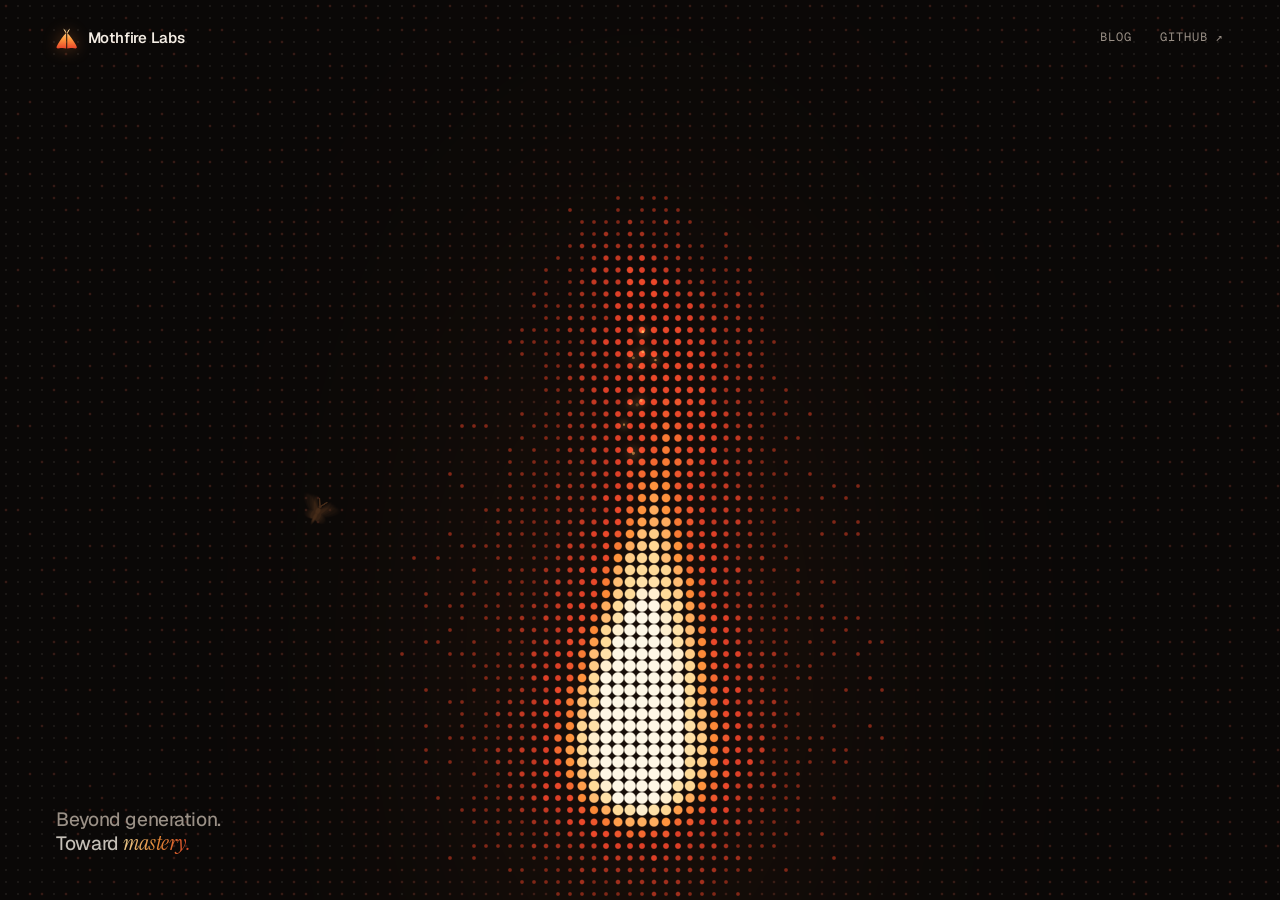
<file: index.html>
<!DOCTYPE html><html lang="en"><head><meta charset="utf-8"><meta name="viewport" content="width=device-width, initial-scale=1, viewport-fit=cover"><title>Mothfire Labs — Beyond generation. Toward mastery.</title><meta name="description" content="Mothfire Labs builds AI that understands what makes work exceptional — and keeps refining until it gets there."><link rel="canonical" href="https://mothfirelabs.github.io/"><link rel="alternate" type="application/rss+xml" title="Mothfire Labs — Blog" href="/rss.xml"><link rel="sitemap" href="/sitemap-index.xml"><link rel="icon" href="/favicon.svg" type="image/svg+xml"><link rel="icon" href="/favicon-32.png" sizes="32x32" type="image/png"><link rel="apple-touch-icon" href="/apple-touch-icon.png"><meta name="theme-color" content="#0a0807"><link rel="preload" href="/_astro/geist-latin-wght-normal.BgDaEnEv.woff2" as="font" type="font/woff2" crossorigin><link rel="preload" href="/_astro/instrument-serif-latin-400-italic.DKMiL14s.woff2" as="font" type="font/woff2" crossorigin><meta property="og:type" content="website"><meta property="og:site_name" content="Mothfire Labs"><meta property="og:title" content="Mothfire Labs — Beyond generation. Toward mastery."><meta property="og:description" content="Mothfire Labs builds AI that understands what makes work exceptional — and keeps refining until it gets there."><meta property="og:url" content="https://mothfirelabs.github.io/"><meta property="og:locale" content="en_US"><meta property="og:image" content="https://mothfirelabs.github.io/og.png"><meta property="og:image:width" content="1200"><meta property="og:image:height" content="630"><meta property="og:image:alt" content="Mothfire Labs — Beyond generation. Toward mastery."><meta name="twitter:card" content="summary_large_image"><meta name="twitter:title" content="Mothfire Labs — Beyond generation. Toward mastery."><meta name="twitter:description" content="Mothfire Labs builds AI that understands what makes work exceptional — and keeps refining until it gets there."><meta name="twitter:image" content="https://mothfirelabs.github.io/og.png"><script type="application/ld+json">{"@context":"https://schema.org","@type":"Organization","name":"Mothfire Labs","url":"https://mothfirelabs.github.io","logo":"https://mothfirelabs.github.io/brand/avatar.png","foundingDate":"2026","sameAs":["https://github.com/mothfirelabs"]}</script><link rel="stylesheet" href="/_astro/Nav.CgMsfMo6.css"><style>.home[data-astro-cid-lcdefpme]{isolation:isolate;flex-direction:column;flex:1;min-height:100svh;display:flex;position:relative;overflow:hidden}.field[data-astro-cid-lcdefpme]{z-index:-1;opacity:0;width:100%;height:100%;transition:opacity 1.2s var(--ease-out);position:absolute;inset:0}.home[data-astro-cid-lcdefpme].field-ready .field[data-astro-cid-lcdefpme]{opacity:1}.fallback[data-astro-cid-lcdefpme],.home[data-astro-cid-lcdefpme].field-fallback .field[data-astro-cid-lcdefpme]{display:none}.home[data-astro-cid-lcdefpme].field-fallback{background:radial-gradient(26% 40% at 50% 66%, #ff8a3d29, transparent 72%), var(--bg)}.home[data-astro-cid-lcdefpme].field-fallback .fallback[data-astro-cid-lcdefpme]{z-index:-1;filter:drop-shadow(0 0 40px #ff8a3d73);width:min(18vw,24vh);height:auto;display:block;position:absolute;top:64%;left:50%;transform:translate(-50%,-50%)}.hero[data-astro-cid-lcdefpme]{flex-direction:column;flex:1;justify-content:flex-end;padding-bottom:clamp(28px,5vh,52px);display:flex}.headline[data-astro-cid-lcdefpme]{letter-spacing:-.022em;color:#f4ede4cc;font-size:clamp(1.1rem,1.5vw,1.45rem);font-weight:450;line-height:1.22}.line[data-astro-cid-lcdefpme]{margin-bottom:-.2em;padding-bottom:.2em;display:block;overflow:hidden}.line[data-astro-cid-lcdefpme]>span[data-astro-cid-lcdefpme]{animation:rise 1.3s var(--ease-out) both;display:inline-block}.line[data-astro-cid-lcdefpme]:first-child>span[data-astro-cid-lcdefpme]{color:var(--muted);animation-delay:.6s}.line[data-astro-cid-lcdefpme]:nth-child(2)>span[data-astro-cid-lcdefpme]{animation-delay:.72s}.headline[data-astro-cid-lcdefpme] .accent[data-astro-cid-lcdefpme]{opacity:.9;font-size:1.12em;line-height:0}
</style></head><body><div class="home" data-astro-cid-lcdefpme><canvas class="field" data-field aria-hidden="true" data-astro-cid-lcdefpme></canvas><svg class="fallback" viewBox="8.58 5.8 46.84 46" aria-hidden="true" focusable="false" data-astro-cid-lcdefpme="true"><defs><linearGradient id="mfibz2gp-g" gradientUnits="userSpaceOnUse" x1="0" y1="8" x2="0" y2="51"><stop offset="0" stop-color="#FFE3A3"/><stop offset=".5" stop-color="#FF9A3D"/><stop offset="1" stop-color="#E8432A"/></linearGradient></defs><g id="mfibz2gp-h" fill="url(#mfibz2gp-g)"><path d="M33.2 16.5 C 39.6 22.6, 45.6 31, 51.4 41.2 C 53.4 44.8, 55.2 48.2, 53.6 49.8 C 52 51.2, 48.4 50, 44.6 49.6 C 40.6 49.2, 36.6 49.4, 33.2 50.6 Z"/><path d="M31.4 16.8 C 30.6 13, 28.4 9.6, 24.6 7 C 25.6 10, 27.6 13.6, 30.2 17.3 Z"/></g><use href="#mfibz2gp-h" transform="matrix(-1 0 0 1 64 0)"/></svg><a class="skip" href="#main" data-astro-cid-wpvy4v7s>Skip to content</a><header class="nav wrap" data-astro-cid-wpvy4v7s><a class="brand" href="/" aria-label="Mothfire Labs — home" data-astro-cid-wpvy4v7s><svg class="brand__mark" viewBox="8.58 5.8 46.84 46" aria-hidden="true" focusable="false" data-astro-cid-wpvy4v7s="true"><defs><linearGradient id="mf9zt9nz-g" gradientUnits="userSpaceOnUse" x1="0" y1="8" x2="0" y2="51"><stop offset="0" stop-color="#FFE3A3"/><stop offset=".5" stop-color="#FF9A3D"/><stop offset="1" stop-color="#E8432A"/></linearGradient></defs><g id="mf9zt9nz-h" fill="url(#mf9zt9nz-g)"><path d="M33.2 16.5 C 39.6 22.6, 45.6 31, 51.4 41.2 C 53.4 44.8, 55.2 48.2, 53.6 49.8 C 52 51.2, 48.4 50, 44.6 49.6 C 40.6 49.2, 36.6 49.4, 33.2 50.6 Z"/><path d="M31.4 16.8 C 30.6 13, 28.4 9.6, 24.6 7 C 25.6 10, 27.6 13.6, 30.2 17.3 Z"/></g><use href="#mf9zt9nz-h" transform="matrix(-1 0 0 1 64 0)"/></svg><span class="brand__word" data-astro-cid-wpvy4v7s>Mothfire Labs</span></a><nav aria-label="Primary" data-astro-cid-wpvy4v7s><ul class="links mono" data-astro-cid-wpvy4v7s><li data-astro-cid-wpvy4v7s><a href="/blog/" data-astro-cid-wpvy4v7s>Blog</a></li><li class="links__github" data-astro-cid-wpvy4v7s><a href="https://github.com/mothfirelabs" target="_blank" rel="noopener" data-astro-cid-wpvy4v7s>GitHub <span aria-hidden="true" data-astro-cid-wpvy4v7s>↗</span></a></li></ul></nav></header><main id="main" class="hero wrap" data-astro-cid-lcdefpme><h1 class="headline" data-astro-cid-lcdefpme><span class="line" data-astro-cid-lcdefpme><span data-astro-cid-lcdefpme>Beyond generation.</span></span><span class="line" data-astro-cid-lcdefpme><span data-astro-cid-lcdefpme>Toward <em class="accent" data-astro-cid-lcdefpme>mastery.</em></span></span></h1></main></div></body></html><script type="module" src="/_astro/index.astro_astro_type_script_index_0_lang.C8lqPoym.js"></script>
</file>
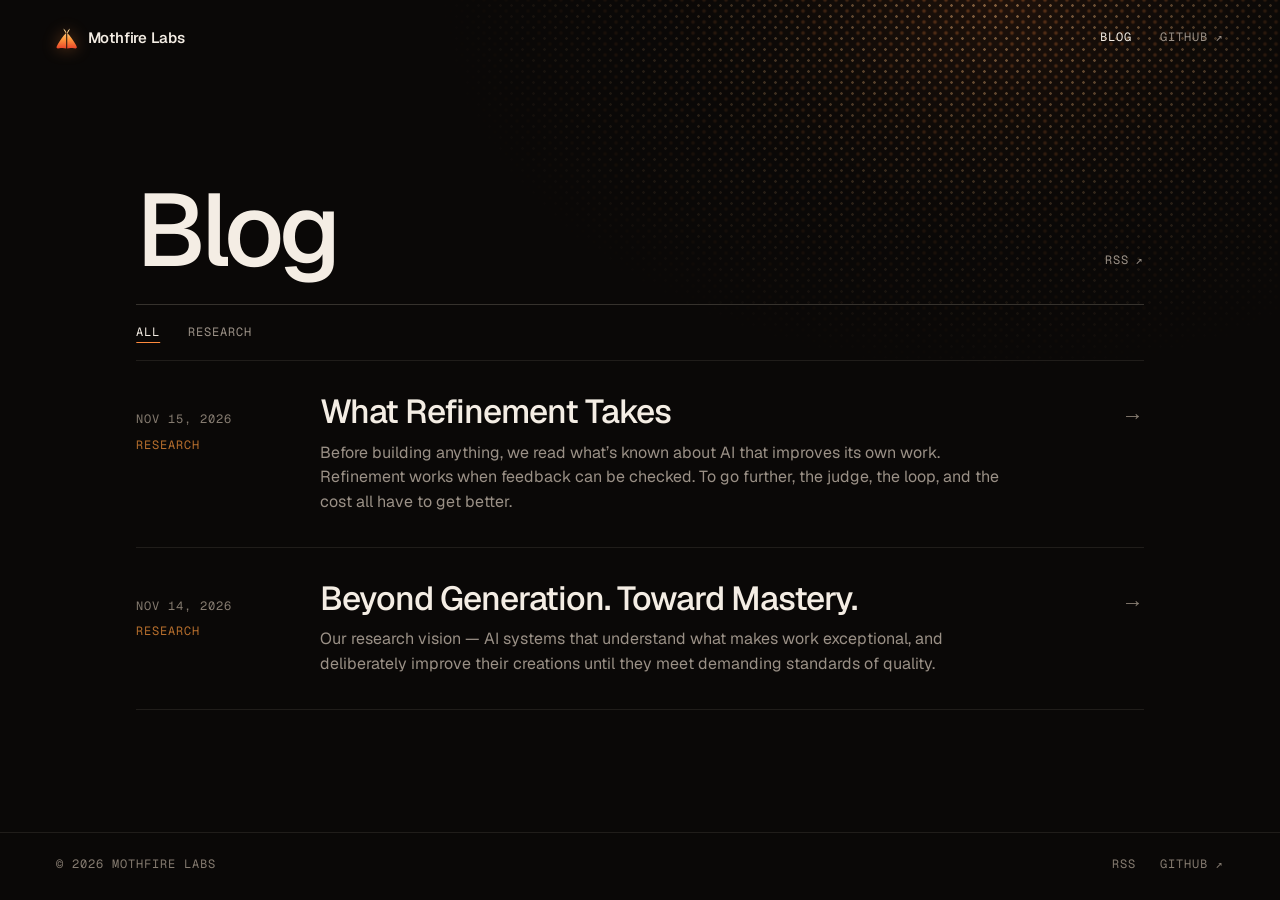
<file: blog/index.html>
<!DOCTYPE html><html lang="en"><head><meta charset="utf-8"><meta name="viewport" content="width=device-width, initial-scale=1, viewport-fit=cover"><title>Blog — Mothfire Labs</title><meta name="description" content="Writing from Mothfire Labs on quality, refinement, and AI craftsmanship."><link rel="canonical" href="https://mothfirelabs.github.io/blog/"><link rel="alternate" type="application/rss+xml" title="Mothfire Labs — Blog" href="/rss.xml"><link rel="sitemap" href="/sitemap-index.xml"><link rel="icon" href="/favicon.svg" type="image/svg+xml"><link rel="icon" href="/favicon-32.png" sizes="32x32" type="image/png"><link rel="apple-touch-icon" href="/apple-touch-icon.png"><meta name="theme-color" content="#0a0807"><link rel="preload" href="/_astro/geist-latin-wght-normal.BgDaEnEv.woff2" as="font" type="font/woff2" crossorigin><link rel="preload" href="/_astro/instrument-serif-latin-400-italic.DKMiL14s.woff2" as="font" type="font/woff2" crossorigin><meta property="og:type" content="website"><meta property="og:site_name" content="Mothfire Labs"><meta property="og:title" content="Blog — Mothfire Labs"><meta property="og:description" content="Writing from Mothfire Labs on quality, refinement, and AI craftsmanship."><meta property="og:url" content="https://mothfirelabs.github.io/blog/"><meta property="og:locale" content="en_US"><meta property="og:image" content="https://mothfirelabs.github.io/og.png"><meta property="og:image:width" content="1200"><meta property="og:image:height" content="630"><meta property="og:image:alt" content="Mothfire Labs — Beyond generation. Toward mastery."><meta name="twitter:card" content="summary_large_image"><meta name="twitter:title" content="Blog — Mothfire Labs"><meta name="twitter:description" content="Writing from Mothfire Labs on quality, refinement, and AI craftsmanship."><meta name="twitter:image" content="https://mothfirelabs.github.io/og.png"><script type="application/ld+json">{"@context":"https://schema.org","@type":"Organization","name":"Mothfire Labs","url":"https://mothfirelabs.github.io","logo":"https://mothfirelabs.github.io/brand/avatar.png","foundingDate":"2026","sameAs":["https://github.com/mothfirelabs"]}</script><link rel="stylesheet" href="/_astro/Nav.CgMsfMo6.css"><style>.head[data-astro-cid-73dgtvns]{border-bottom:1px solid var(--line-strong);justify-content:space-between;align-items:flex-end;gap:24px;padding-bottom:28px;display:flex}h1[data-astro-cid-73dgtvns]{letter-spacing:-.05em;animation:fade 1.2s var(--ease-out) both;font-size:clamp(3.2rem,8vw,6.6rem);font-weight:520;line-height:.9}
.row[data-astro-cid-icvr3q5l]{border-bottom:1px solid var(--line);animation:fade 1.2s .15s var(--ease-out) both;list-style:none}.row__link[data-astro-cid-icvr3q5l]{grid-template-columns:9.5rem minmax(0,1fr) auto;align-items:baseline;gap:8px 32px;padding-block:32px;display:grid}.row__aside[data-astro-cid-icvr3q5l]{color:var(--faint);flex-direction:column;gap:6px;display:flex}.row__main[data-astro-cid-icvr3q5l]{flex-direction:column;gap:10px;display:flex}.row__title[data-astro-cid-icvr3q5l]{letter-spacing:-.03em;font-size:clamp(1.5rem,2.6vw,2.1rem);font-weight:520;line-height:1.12;transition:color .3s}.row__desc[data-astro-cid-icvr3q5l]{max-width:62ch;color:var(--muted);font-size:16px;line-height:1.55}.row__arrow[data-astro-cid-icvr3q5l]{color:var(--faint);transition:transform .45s var(--ease-out), color .3s;font-size:22px}.row__link[data-astro-cid-icvr3q5l]:hover .row__title[data-astro-cid-icvr3q5l]{color:var(--gold)}.row__link[data-astro-cid-icvr3q5l]:hover .row__arrow[data-astro-cid-icvr3q5l]{color:var(--gold);transform:translate(6px)}.row--compact[data-astro-cid-icvr3q5l] .row__link[data-astro-cid-icvr3q5l]{padding-block:24px}.row--compact[data-astro-cid-icvr3q5l] .row__title[data-astro-cid-icvr3q5l]{font-size:clamp(1.2rem,2vw,1.45rem)}@media (width<=720px){.row__link[data-astro-cid-icvr3q5l]{grid-template-columns:minmax(0,1fr);padding-block:26px}.row__aside[data-astro-cid-icvr3q5l]{flex-flow:wrap;gap:4px 14px}.row__arrow[data-astro-cid-icvr3q5l]{display:none}}
.page[data-astro-cid-ybatimd6]{isolation:isolate;flex-direction:column;flex:1;display:flex;position:relative}main[data-astro-cid-ybatimd6]{flex:1}.horizon[data-astro-cid-ybatimd6]{z-index:-1;pointer-events:none;opacity:.55;background:radial-gradient(circle,#ffc482e6 0 1px,#0000 1.6px) 0 0/11px 11px,radial-gradient(circle,#ff8c3c8c 0 1.6px,#0000 2.2px) 5.5px 5.5px/11px 11px;height:520px;position:absolute;inset:0 0 auto;-webkit-mask-image:radial-gradient(56% 92% at 78% 0,#000 0%,#00000047 46%,#0000 78%);mask-image:radial-gradient(56% 92% at 78% 0,#000 0%,#00000047 46%,#0000 78%)}.horizon[data-astro-cid-ybatimd6]:after{content:"";background:radial-gradient(40% 70% at 78% 0,#ff783229,#0000 70%);position:absolute;inset:0}.footer[data-astro-cid-ybatimd6]{border-top:1px solid var(--line);color:var(--faint);flex-wrap:wrap;justify-content:space-between;gap:12px 24px;padding-block:22px 26px;display:flex}.footer[data-astro-cid-ybatimd6] ul[data-astro-cid-ybatimd6]{gap:24px;list-style:none;display:flex}.footer[data-astro-cid-ybatimd6] a[data-astro-cid-ybatimd6]{transition:color .3s}.footer[data-astro-cid-ybatimd6] a[data-astro-cid-ybatimd6]:hover{color:var(--fg)}
.topic[data-astro-cid-oxezsu4a]{color:#ff9a3db3}.draft[data-astro-cid-oxezsu4a]{margin-left:12px}
.blog[data-astro-cid-itpqimdd]{max-width:calc(1120px - 2 * var(--gutter));margin-inline:auto;padding-top:clamp(64px,12vh,140px);padding-bottom:120px}.rss[data-astro-cid-itpqimdd]{color:var(--muted);padding-bottom:6px}.filters[data-astro-cid-itpqimdd] ul[data-astro-cid-itpqimdd]{border-bottom:1px solid var(--line);animation:fade 1.2s .1s var(--ease-out) both;flex-wrap:wrap;gap:10px 28px;padding-block:18px;list-style:none;display:flex}.filters[data-astro-cid-itpqimdd] a[data-astro-cid-itpqimdd]{color:var(--muted);transition:color .3s}.filters[data-astro-cid-itpqimdd] a[data-astro-cid-itpqimdd]:hover,.filters[data-astro-cid-itpqimdd] a[data-astro-cid-itpqimdd][aria-current=page]{color:var(--fg)}.filters[data-astro-cid-itpqimdd] a[data-astro-cid-itpqimdd][aria-current=page]{text-decoration:underline;text-decoration-color:var(--ember);text-underline-offset:6px;text-decoration-thickness:1px}.empty[data-astro-cid-itpqimdd]{color:var(--muted);padding-block:40px}
</style></head><body><div class="page" data-astro-cid-ybatimd6><div class="horizon" aria-hidden="true" data-astro-cid-ybatimd6></div><a class="skip" href="#main" data-astro-cid-wpvy4v7s>Skip to content</a><header class="nav wrap" data-astro-cid-wpvy4v7s><a class="brand" href="/" aria-label="Mothfire Labs — home" data-astro-cid-wpvy4v7s><svg class="brand__mark" viewBox="8.58 5.8 46.84 46" aria-hidden="true" focusable="false" data-astro-cid-wpvy4v7s="true"><defs><linearGradient id="mfp5x7tq-g" gradientUnits="userSpaceOnUse" x1="0" y1="8" x2="0" y2="51"><stop offset="0" stop-color="#FFE3A3"/><stop offset=".5" stop-color="#FF9A3D"/><stop offset="1" stop-color="#E8432A"/></linearGradient></defs><g id="mfp5x7tq-h" fill="url(#mfp5x7tq-g)"><path d="M33.2 16.5 C 39.6 22.6, 45.6 31, 51.4 41.2 C 53.4 44.8, 55.2 48.2, 53.6 49.8 C 52 51.2, 48.4 50, 44.6 49.6 C 40.6 49.2, 36.6 49.4, 33.2 50.6 Z"/><path d="M31.4 16.8 C 30.6 13, 28.4 9.6, 24.6 7 C 25.6 10, 27.6 13.6, 30.2 17.3 Z"/></g><use href="#mfp5x7tq-h" transform="matrix(-1 0 0 1 64 0)"/></svg><span class="brand__word" data-astro-cid-wpvy4v7s>Mothfire Labs</span></a><nav aria-label="Primary" data-astro-cid-wpvy4v7s><ul class="links mono" data-astro-cid-wpvy4v7s><li data-astro-cid-wpvy4v7s><a href="/blog/" aria-current="page" data-astro-cid-wpvy4v7s>Blog</a></li><li class="links__github" data-astro-cid-wpvy4v7s><a href="https://github.com/mothfirelabs" target="_blank" rel="noopener" data-astro-cid-wpvy4v7s>GitHub <span aria-hidden="true" data-astro-cid-wpvy4v7s>↗</span></a></li></ul></nav></header><main id="main" class="wrap" data-astro-cid-ybatimd6><div class="blog" data-astro-cid-itpqimdd><header class="head" data-astro-cid-73dgtvns><h1 data-astro-cid-73dgtvns>Blog</h1><a class="mono rss link-arrow" href="/rss.xml" data-astro-cid-itpqimdd>RSS <span class="arrow arrow--up" aria-hidden="true" data-astro-cid-itpqimdd>↗</span></a></header><nav class="filters" aria-label="Topics" data-astro-cid-itpqimdd><ul class="mono" data-astro-cid-itpqimdd><li data-astro-cid-itpqimdd><a href="/blog/" aria-current="page" data-astro-cid-itpqimdd>All</a></li><li data-astro-cid-itpqimdd><a href="/blog/topics/research/" data-astro-cid-itpqimdd>Research</a></li></ul></nav><ol data-astro-cid-oxezsu4a><li class="row" data-astro-cid-icvr3q5l><a class="row__link" href="/blog/what-refinement-takes/" data-astro-cid-icvr3q5l><span class="row__aside mono" data-astro-cid-icvr3q5l><time datetime="2026-11-15T09:00:00.000Z" data-astro-cid-oxezsu4a>Nov 15, 2026</time><span class="topic" data-astro-cid-oxezsu4a>Research</span></span><span class="row__main" data-astro-cid-icvr3q5l><span class="row__title" data-astro-cid-icvr3q5l>What Refinement Takes</span><span class="row__desc" data-astro-cid-icvr3q5l>Before building anything, we read what’s known about AI that improves its own work. Refinement works when feedback can be checked. To go further, the judge, the loop, and the cost all have to get better.</span></span><span class="row__arrow" aria-hidden="true" data-astro-cid-icvr3q5l>→</span></a></li><li class="row" data-astro-cid-icvr3q5l><a class="row__link" href="/blog/beyond-generation-toward-mastery/" data-astro-cid-icvr3q5l><span class="row__aside mono" data-astro-cid-icvr3q5l><time datetime="2026-11-14T00:00:00.000Z" data-astro-cid-oxezsu4a>Nov 14, 2026</time><span class="topic" data-astro-cid-oxezsu4a>Research</span></span><span class="row__main" data-astro-cid-icvr3q5l><span class="row__title" data-astro-cid-icvr3q5l>Beyond Generation. Toward Mastery.</span><span class="row__desc" data-astro-cid-icvr3q5l>Our research vision — AI systems that understand what makes work exceptional, and deliberately improve their creations until they meet demanding standards of quality.</span></span><span class="row__arrow" aria-hidden="true" data-astro-cid-icvr3q5l>→</span></a></li></ol></div></main><footer class="footer wrap mono" data-astro-cid-ybatimd6><span data-astro-cid-ybatimd6>© 2026 Mothfire Labs</span><ul data-astro-cid-ybatimd6><li data-astro-cid-ybatimd6><a href="/rss.xml" data-astro-cid-ybatimd6>RSS</a></li><li data-astro-cid-ybatimd6><a href="https://github.com/mothfirelabs" target="_blank" rel="noopener" data-astro-cid-ybatimd6>GitHub <span aria-hidden="true" data-astro-cid-ybatimd6>↗</span></a></li></ul></footer></div></body></html>
</file>
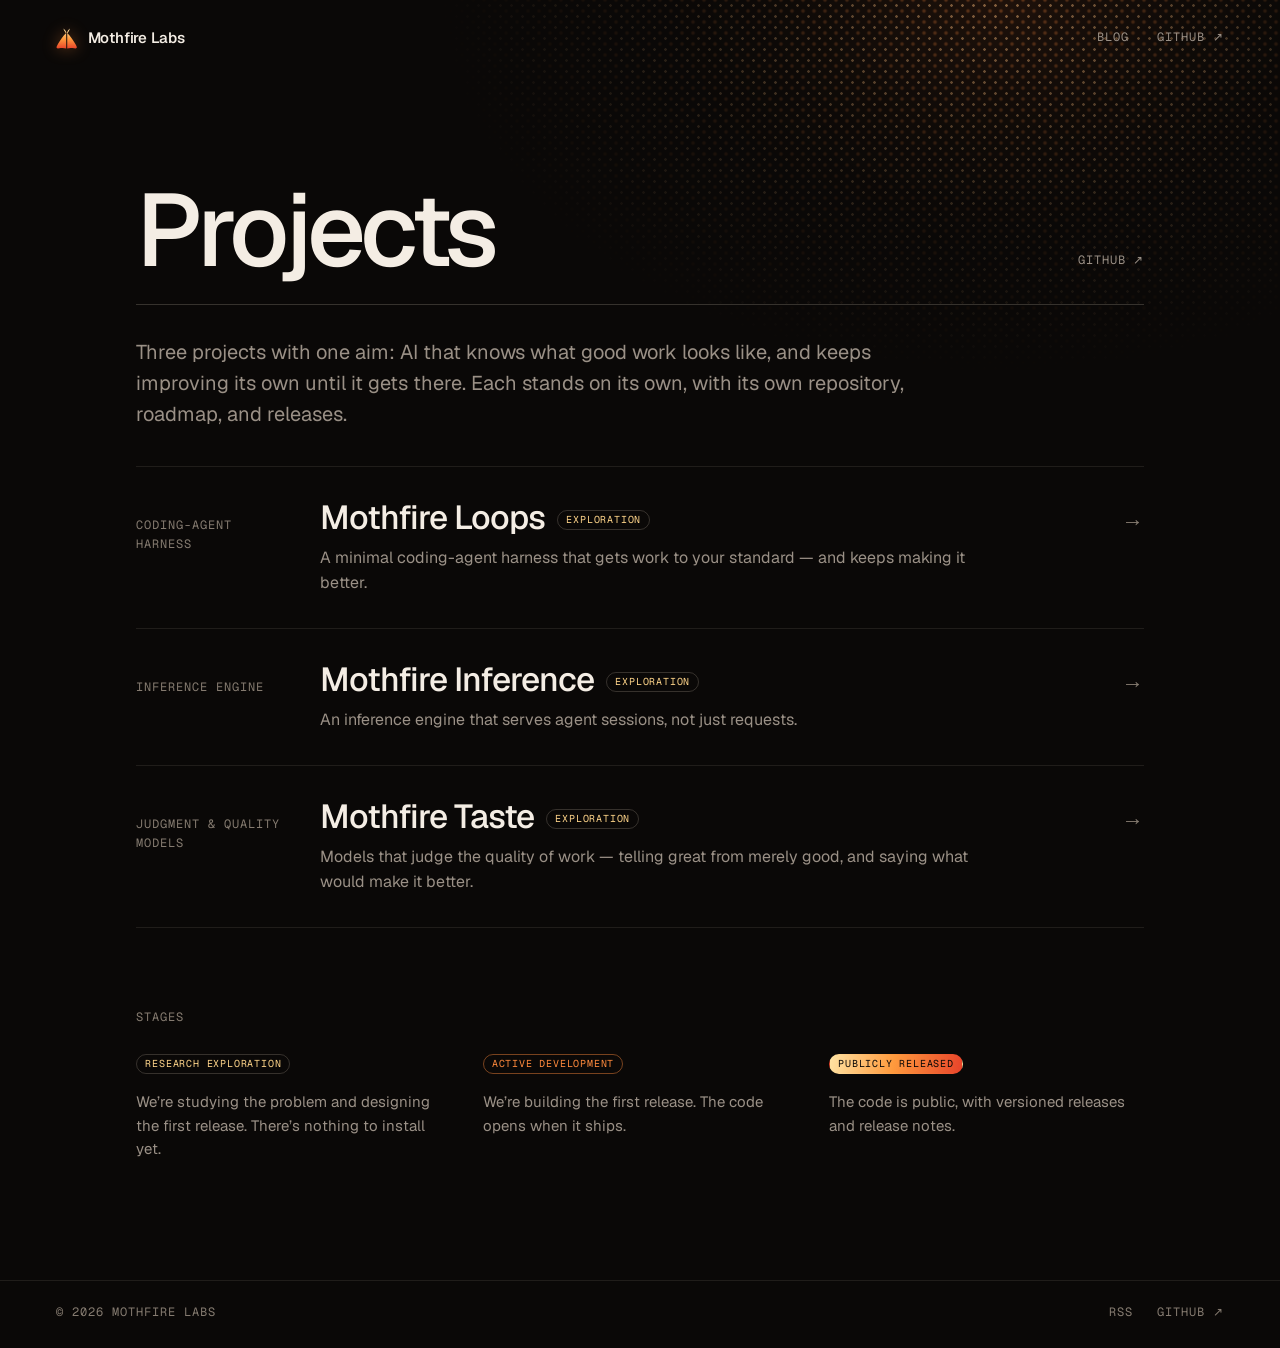
<file: projects/index.html>
<!DOCTYPE html><html lang="en"><head><meta charset="utf-8"><meta name="viewport" content="width=device-width, initial-scale=1, viewport-fit=cover"><title>Projects — Mothfire Labs</title><meta name="description" content="Mothfire Labs’ projects: Loops, a coding-agent harness; Inference, an inference engine for agent sessions; and Taste, machine judgment and quality models."><link rel="canonical" href="https://mothfirelabs.github.io/projects/"><link rel="alternate" type="application/rss+xml" title="Mothfire Labs — Blog" href="/rss.xml"><link rel="sitemap" href="/sitemap-index.xml"><link rel="icon" href="/favicon.svg" type="image/svg+xml"><link rel="icon" href="/favicon-32.png" sizes="32x32" type="image/png"><link rel="apple-touch-icon" href="/apple-touch-icon.png"><meta name="theme-color" content="#0a0807"><link rel="preload" href="/_astro/geist-latin-wght-normal.BgDaEnEv.woff2" as="font" type="font/woff2" crossorigin><link rel="preload" href="/_astro/instrument-serif-latin-400-italic.DKMiL14s.woff2" as="font" type="font/woff2" crossorigin><meta property="og:type" content="website"><meta property="og:site_name" content="Mothfire Labs"><meta property="og:title" content="Projects — Mothfire Labs"><meta property="og:description" content="Mothfire Labs’ projects: Loops, a coding-agent harness; Inference, an inference engine for agent sessions; and Taste, machine judgment and quality models."><meta property="og:url" content="https://mothfirelabs.github.io/projects/"><meta property="og:locale" content="en_US"><meta property="og:image" content="https://mothfirelabs.github.io/og.png"><meta property="og:image:width" content="1200"><meta property="og:image:height" content="630"><meta property="og:image:alt" content="Mothfire Labs — Beyond generation. Toward mastery."><meta name="twitter:card" content="summary_large_image"><meta name="twitter:title" content="Projects — Mothfire Labs"><meta name="twitter:description" content="Mothfire Labs’ projects: Loops, a coding-agent harness; Inference, an inference engine for agent sessions; and Taste, machine judgment and quality models."><meta name="twitter:image" content="https://mothfirelabs.github.io/og.png"><script type="application/ld+json">{"@context":"https://schema.org","@type":"Organization","name":"Mothfire Labs","url":"https://mothfirelabs.github.io","logo":"https://mothfirelabs.github.io/brand/avatar.png","foundingDate":"2026","sameAs":["https://github.com/mothfirelabs"]}</script><link rel="stylesheet" href="/_astro/Nav.CgMsfMo6.css"><style>.head[data-astro-cid-73dgtvns]{border-bottom:1px solid var(--line-strong);justify-content:space-between;align-items:flex-end;gap:24px;padding-bottom:28px;display:flex}h1[data-astro-cid-73dgtvns]{letter-spacing:-.05em;animation:fade 1.2s var(--ease-out) both;font-size:clamp(3.2rem,8vw,6.6rem);font-weight:520;line-height:.9}
.row[data-astro-cid-icvr3q5l]{border-bottom:1px solid var(--line);animation:fade 1.2s .15s var(--ease-out) both;list-style:none}.row__link[data-astro-cid-icvr3q5l]{grid-template-columns:9.5rem minmax(0,1fr) auto;align-items:baseline;gap:8px 32px;padding-block:32px;display:grid}.row__aside[data-astro-cid-icvr3q5l]{color:var(--faint);flex-direction:column;gap:6px;display:flex}.row__main[data-astro-cid-icvr3q5l]{flex-direction:column;gap:10px;display:flex}.row__title[data-astro-cid-icvr3q5l]{letter-spacing:-.03em;font-size:clamp(1.5rem,2.6vw,2.1rem);font-weight:520;line-height:1.12;transition:color .3s}.row__desc[data-astro-cid-icvr3q5l]{max-width:62ch;color:var(--muted);font-size:16px;line-height:1.55}.row__arrow[data-astro-cid-icvr3q5l]{color:var(--faint);transition:transform .45s var(--ease-out), color .3s;font-size:22px}.row__link[data-astro-cid-icvr3q5l]:hover .row__title[data-astro-cid-icvr3q5l]{color:var(--gold)}.row__link[data-astro-cid-icvr3q5l]:hover .row__arrow[data-astro-cid-icvr3q5l]{color:var(--gold);transform:translate(6px)}.row--compact[data-astro-cid-icvr3q5l] .row__link[data-astro-cid-icvr3q5l]{padding-block:24px}.row--compact[data-astro-cid-icvr3q5l] .row__title[data-astro-cid-icvr3q5l]{font-size:clamp(1.2rem,2vw,1.45rem)}@media (width<=720px){.row__link[data-astro-cid-icvr3q5l]{grid-template-columns:minmax(0,1fr);padding-block:26px}.row__aside[data-astro-cid-icvr3q5l]{flex-flow:wrap;gap:4px 14px}.row__arrow[data-astro-cid-icvr3q5l]{display:none}}
.page[data-astro-cid-ybatimd6]{isolation:isolate;flex-direction:column;flex:1;display:flex;position:relative}main[data-astro-cid-ybatimd6]{flex:1}.horizon[data-astro-cid-ybatimd6]{z-index:-1;pointer-events:none;opacity:.55;background:radial-gradient(circle,#ffc482e6 0 1px,#0000 1.6px) 0 0/11px 11px,radial-gradient(circle,#ff8c3c8c 0 1.6px,#0000 2.2px) 5.5px 5.5px/11px 11px;height:520px;position:absolute;inset:0 0 auto;-webkit-mask-image:radial-gradient(56% 92% at 78% 0,#000 0%,#00000047 46%,#0000 78%);mask-image:radial-gradient(56% 92% at 78% 0,#000 0%,#00000047 46%,#0000 78%)}.horizon[data-astro-cid-ybatimd6]:after{content:"";background:radial-gradient(40% 70% at 78% 0,#ff783229,#0000 70%);position:absolute;inset:0}.footer[data-astro-cid-ybatimd6]{border-top:1px solid var(--line);color:var(--faint);flex-wrap:wrap;justify-content:space-between;gap:12px 24px;padding-block:22px 26px;display:flex}.footer[data-astro-cid-ybatimd6] ul[data-astro-cid-ybatimd6]{gap:24px;list-style:none;display:flex}.footer[data-astro-cid-ybatimd6] a[data-astro-cid-ybatimd6]{transition:color .3s}.footer[data-astro-cid-ybatimd6] a[data-astro-cid-ybatimd6]:hover{color:var(--fg)}
.stage[data-astro-cid-f2jc3dwf][data-stage=development]{color:var(--ember);border-color:#ff8a3d73}.stage[data-astro-cid-f2jc3dwf][data-stage=released]{color:var(--bg);background:var(--flame);border-color:#0000}
.projects[data-astro-cid-yjitjrjk]{max-width:calc(1120px - 2 * var(--gutter));margin-inline:auto;padding-top:clamp(64px,12vh,140px);padding-bottom:120px}.gh[data-astro-cid-yjitjrjk]{color:var(--muted);padding-bottom:6px}.intro[data-astro-cid-yjitjrjk]{border-bottom:1px solid var(--line);animation:fade 1.2s .1s var(--ease-out) both;padding-block:32px 36px}.intro[data-astro-cid-yjitjrjk] p[data-astro-cid-yjitjrjk]{max-width:62ch;color:var(--muted);text-wrap:pretty;font-size:clamp(1.1rem,1.6vw,1.25rem);line-height:1.55}.title-stage[data-astro-cid-yjitjrjk]{margin-left:12px}.stages[data-astro-cid-yjitjrjk]{animation:fade 1.2s .25s var(--ease-out) both;margin-top:80px}.stages[data-astro-cid-yjitjrjk] h2[data-astro-cid-yjitjrjk]{color:var(--faint);margin-bottom:22px}.stages[data-astro-cid-yjitjrjk] dl[data-astro-cid-yjitjrjk]{grid-template-columns:repeat(3,minmax(0,1fr));gap:28px 32px;margin:0;display:grid}.stages[data-astro-cid-yjitjrjk] dd[data-astro-cid-yjitjrjk]{color:var(--muted);margin:14px 0 0;font-size:15px;line-height:1.55}@media (width<=720px){.stages[data-astro-cid-yjitjrjk] dl[data-astro-cid-yjitjrjk]{grid-template-columns:minmax(0,1fr)}}
</style></head><body><div class="page" data-astro-cid-ybatimd6><div class="horizon" aria-hidden="true" data-astro-cid-ybatimd6></div><a class="skip" href="#main" data-astro-cid-wpvy4v7s>Skip to content</a><header class="nav wrap" data-astro-cid-wpvy4v7s><a class="brand" href="/" aria-label="Mothfire Labs — home" data-astro-cid-wpvy4v7s><svg class="brand__mark" viewBox="8.58 5.8 46.84 46" aria-hidden="true" focusable="false" data-astro-cid-wpvy4v7s="true"><defs><linearGradient id="mftvzor1-g" gradientUnits="userSpaceOnUse" x1="0" y1="8" x2="0" y2="51"><stop offset="0" stop-color="#FFE3A3"/><stop offset=".5" stop-color="#FF9A3D"/><stop offset="1" stop-color="#E8432A"/></linearGradient></defs><g id="mftvzor1-h" fill="url(#mftvzor1-g)"><path d="M33.2 16.5 C 39.6 22.6, 45.6 31, 51.4 41.2 C 53.4 44.8, 55.2 48.2, 53.6 49.8 C 52 51.2, 48.4 50, 44.6 49.6 C 40.6 49.2, 36.6 49.4, 33.2 50.6 Z"/><path d="M31.4 16.8 C 30.6 13, 28.4 9.6, 24.6 7 C 25.6 10, 27.6 13.6, 30.2 17.3 Z"/></g><use href="#mftvzor1-h" transform="matrix(-1 0 0 1 64 0)"/></svg><span class="brand__word" data-astro-cid-wpvy4v7s>Mothfire Labs</span></a><nav aria-label="Primary" data-astro-cid-wpvy4v7s><ul class="links mono" data-astro-cid-wpvy4v7s><li data-astro-cid-wpvy4v7s><a href="/blog/" data-astro-cid-wpvy4v7s>Blog</a></li><li class="links__github" data-astro-cid-wpvy4v7s><a href="https://github.com/mothfirelabs" target="_blank" rel="noopener" data-astro-cid-wpvy4v7s>GitHub <span aria-hidden="true" data-astro-cid-wpvy4v7s>↗</span></a></li></ul></nav></header><main id="main" class="wrap" data-astro-cid-ybatimd6><div class="projects" data-astro-cid-yjitjrjk><header class="head" data-astro-cid-73dgtvns><h1 data-astro-cid-73dgtvns>Projects</h1><a class="mono gh link-arrow" href="https://github.com/mothfirelabs" target="_blank" rel="noopener" data-astro-cid-yjitjrjk>GitHub <span class="arrow arrow--up" aria-hidden="true" data-astro-cid-yjitjrjk>↗</span></a></header><div class="intro" data-astro-cid-yjitjrjk><p data-astro-cid-yjitjrjk>Three projects with one aim: AI that knows what good work looks like, and keeps improving its own until it gets there. Each stands on its own, with its own repository, roadmap, and releases.</p></div><ol data-astro-cid-yjitjrjk><li class="row" data-astro-cid-icvr3q5l><a class="row__link" href="/projects/loops/" data-astro-cid-icvr3q5l><span class="row__aside mono" data-astro-cid-icvr3q5l><span data-astro-cid-yjitjrjk>Coding-agent harness</span></span><span class="row__main" data-astro-cid-icvr3q5l><span class="row__title" data-astro-cid-icvr3q5l>Mothfire Loops<span class="pill stage title-stage" data-stage="exploration" data-astro-cid-yjitjrjk="true" data-astro-cid-f2jc3dwf>Exploration</span></span><span class="row__desc" data-astro-cid-icvr3q5l>A minimal coding-agent harness that gets work to your standard — and keeps making it better.</span></span><span class="row__arrow" aria-hidden="true" data-astro-cid-icvr3q5l>→</span></a></li><li class="row" data-astro-cid-icvr3q5l><a class="row__link" href="/projects/inference/" data-astro-cid-icvr3q5l><span class="row__aside mono" data-astro-cid-icvr3q5l><span data-astro-cid-yjitjrjk>Inference engine</span></span><span class="row__main" data-astro-cid-icvr3q5l><span class="row__title" data-astro-cid-icvr3q5l>Mothfire Inference<span class="pill stage title-stage" data-stage="exploration" data-astro-cid-yjitjrjk="true" data-astro-cid-f2jc3dwf>Exploration</span></span><span class="row__desc" data-astro-cid-icvr3q5l>An inference engine that serves agent sessions, not just requests.</span></span><span class="row__arrow" aria-hidden="true" data-astro-cid-icvr3q5l>→</span></a></li><li class="row" data-astro-cid-icvr3q5l><a class="row__link" href="/projects/taste/" data-astro-cid-icvr3q5l><span class="row__aside mono" data-astro-cid-icvr3q5l><span data-astro-cid-yjitjrjk>Judgment &amp; quality models</span></span><span class="row__main" data-astro-cid-icvr3q5l><span class="row__title" data-astro-cid-icvr3q5l>Mothfire Taste<span class="pill stage title-stage" data-stage="exploration" data-astro-cid-yjitjrjk="true" data-astro-cid-f2jc3dwf>Exploration</span></span><span class="row__desc" data-astro-cid-icvr3q5l>Models that judge the quality of work — telling great from merely good, and saying what would make it better.</span></span><span class="row__arrow" aria-hidden="true" data-astro-cid-icvr3q5l>→</span></a></li></ol><section class="stages" aria-labelledby="stages-title" data-astro-cid-yjitjrjk><h2 id="stages-title" class="mono" data-astro-cid-yjitjrjk>Stages</h2><dl data-astro-cid-yjitjrjk><div data-astro-cid-yjitjrjk><dt data-astro-cid-yjitjrjk><span class="pill stage" data-stage="exploration" data-astro-cid-yjitjrjk="true" data-astro-cid-f2jc3dwf>Research exploration</span></dt><dd data-astro-cid-yjitjrjk>We’re studying the problem and designing the first release. There’s nothing to install yet.</dd></div><div data-astro-cid-yjitjrjk><dt data-astro-cid-yjitjrjk><span class="pill stage" data-stage="development" data-astro-cid-yjitjrjk="true" data-astro-cid-f2jc3dwf>Active development</span></dt><dd data-astro-cid-yjitjrjk>We’re building the first release. The code opens when it ships.</dd></div><div data-astro-cid-yjitjrjk><dt data-astro-cid-yjitjrjk><span class="pill stage" data-stage="released" data-astro-cid-yjitjrjk="true" data-astro-cid-f2jc3dwf>Publicly released</span></dt><dd data-astro-cid-yjitjrjk>The code is public, with versioned releases and release notes.</dd></div></dl></section></div></main><footer class="footer wrap mono" data-astro-cid-ybatimd6><span data-astro-cid-ybatimd6>© 2026 Mothfire Labs</span><ul data-astro-cid-ybatimd6><li data-astro-cid-ybatimd6><a href="/rss.xml" data-astro-cid-ybatimd6>RSS</a></li><li data-astro-cid-ybatimd6><a href="https://github.com/mothfirelabs" target="_blank" rel="noopener" data-astro-cid-ybatimd6>GitHub <span aria-hidden="true" data-astro-cid-ybatimd6>↗</span></a></li></ul></footer></div></body></html>
</file>
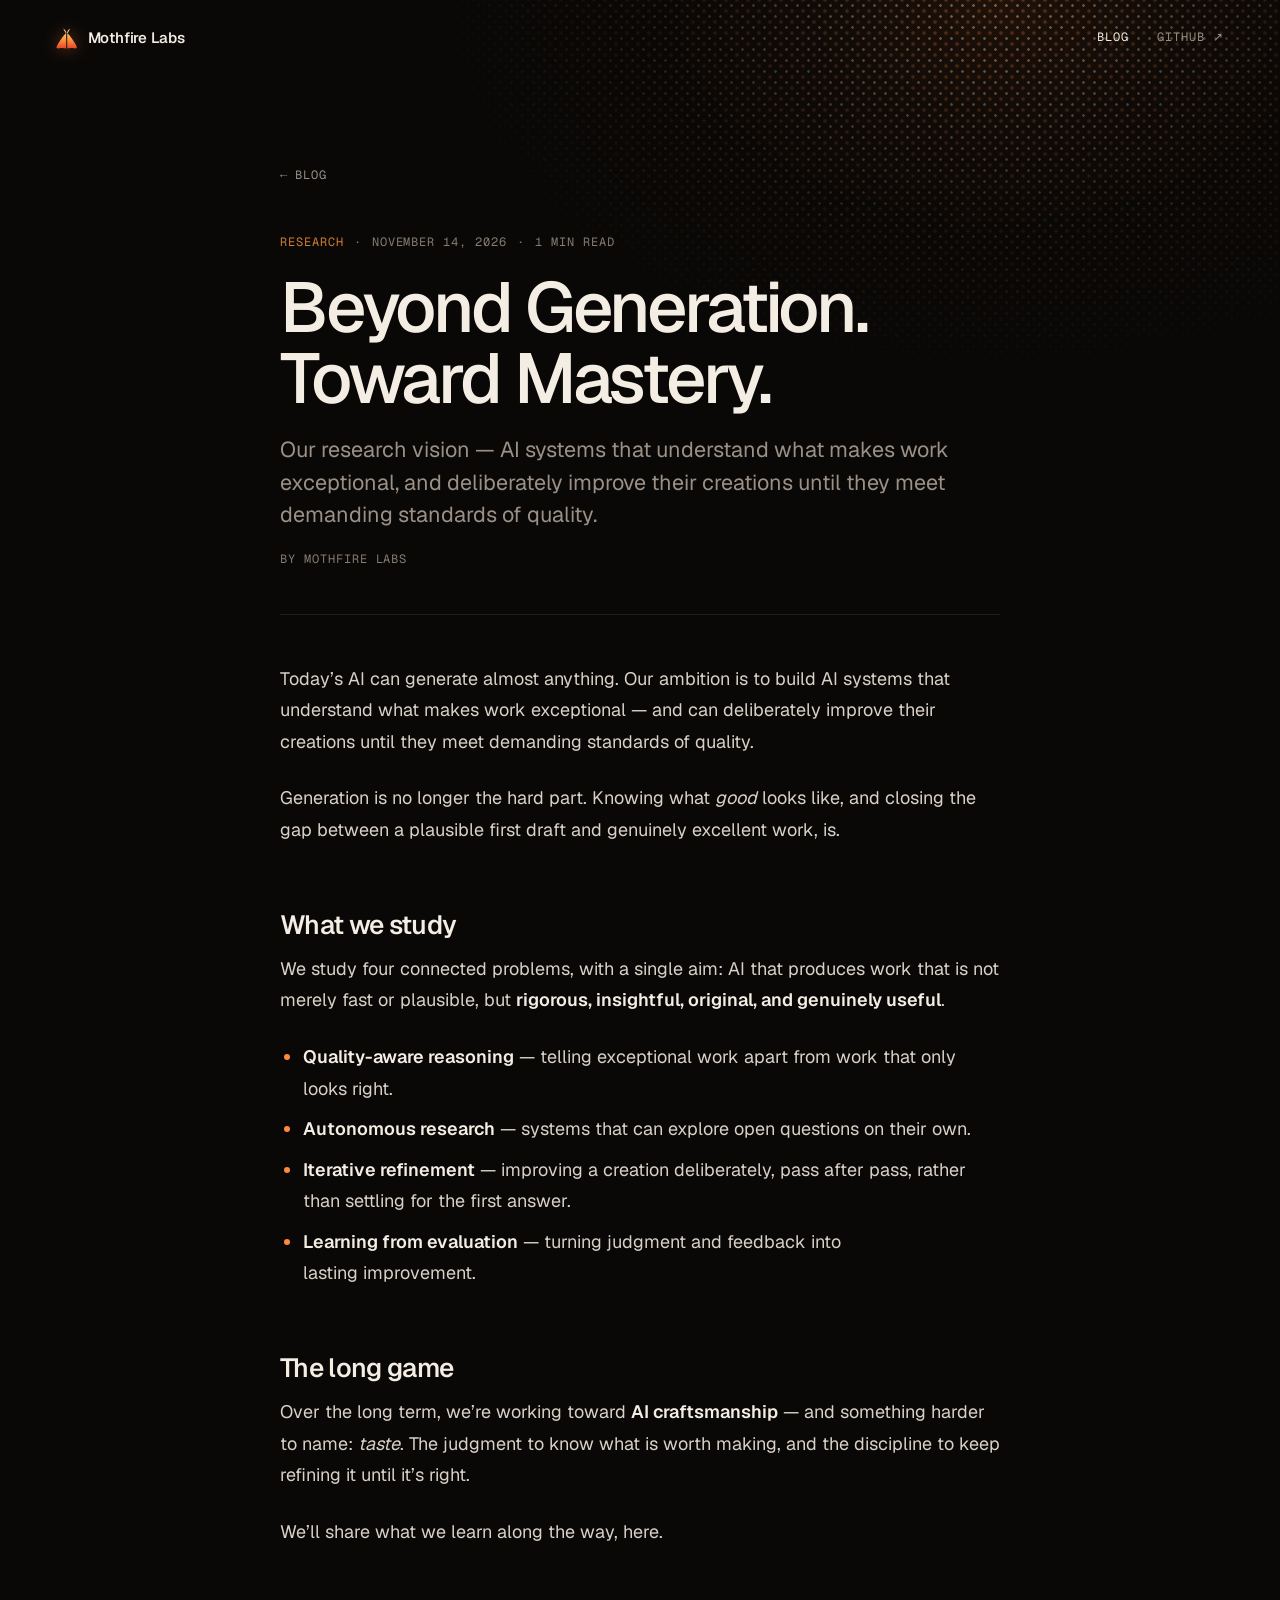
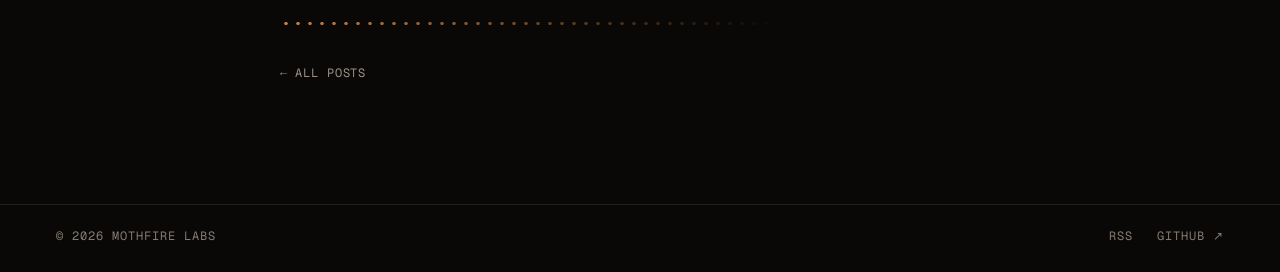
<file: blog/beyond-generation-toward-mastery/index.html>
<!DOCTYPE html><html lang="en"><head><meta charset="utf-8"><meta name="viewport" content="width=device-width, initial-scale=1, viewport-fit=cover"><title>Beyond Generation. Toward Mastery. — Mothfire Labs</title><meta name="description" content="Our research vision — AI systems that understand what makes work exceptional, and deliberately improve their creations until they meet demanding standards of quality."><link rel="canonical" href="https://mothfirelabs.github.io/blog/beyond-generation-toward-mastery/"><link rel="alternate" type="application/rss+xml" title="Mothfire Labs — Blog" href="/rss.xml"><link rel="sitemap" href="/sitemap-index.xml"><link rel="icon" href="/favicon.svg" type="image/svg+xml"><link rel="icon" href="/favicon-32.png" sizes="32x32" type="image/png"><link rel="apple-touch-icon" href="/apple-touch-icon.png"><meta name="theme-color" content="#0a0807"><link rel="preload" href="/_astro/geist-latin-wght-normal.BgDaEnEv.woff2" as="font" type="font/woff2" crossorigin><link rel="preload" href="/_astro/instrument-serif-latin-400-italic.DKMiL14s.woff2" as="font" type="font/woff2" crossorigin><meta property="og:type" content="article"><meta property="og:site_name" content="Mothfire Labs"><meta property="og:title" content="Beyond Generation. Toward Mastery. — Mothfire Labs"><meta property="og:description" content="Our research vision — AI systems that understand what makes work exceptional, and deliberately improve their creations until they meet demanding standards of quality."><meta property="og:url" content="https://mothfirelabs.github.io/blog/beyond-generation-toward-mastery/"><meta property="og:locale" content="en_US"><meta property="og:image" content="https://mothfirelabs.github.io/og.png"><meta property="og:image:width" content="1200"><meta property="og:image:height" content="630"><meta property="og:image:alt" content="Mothfire Labs — Beyond generation. Toward mastery."><meta property="article:published_time" content="2026-11-14T00:00:00.000Z"><meta name="twitter:card" content="summary_large_image"><meta name="twitter:title" content="Beyond Generation. Toward Mastery. — Mothfire Labs"><meta name="twitter:description" content="Our research vision — AI systems that understand what makes work exceptional, and deliberately improve their creations until they meet demanding standards of quality."><meta name="twitter:image" content="https://mothfirelabs.github.io/og.png"><script type="application/ld+json">{"@context":"https://schema.org","@type":"Organization","name":"Mothfire Labs","url":"https://mothfirelabs.github.io","logo":"https://mothfirelabs.github.io/brand/avatar.png","foundingDate":"2026","sameAs":["https://github.com/mothfirelabs"]}</script><link rel="stylesheet" href="/_astro/Nav.CgMsfMo6.css"><style>.page[data-astro-cid-ybatimd6]{isolation:isolate;flex-direction:column;flex:1;display:flex;position:relative}main[data-astro-cid-ybatimd6]{flex:1}.horizon[data-astro-cid-ybatimd6]{z-index:-1;pointer-events:none;opacity:.55;background:radial-gradient(circle,#ffc482e6 0 1px,#0000 1.6px) 0 0/11px 11px,radial-gradient(circle,#ff8c3c8c 0 1.6px,#0000 2.2px) 5.5px 5.5px/11px 11px;height:520px;position:absolute;inset:0 0 auto;-webkit-mask-image:radial-gradient(56% 92% at 78% 0,#000 0%,#00000047 46%,#0000 78%);mask-image:radial-gradient(56% 92% at 78% 0,#000 0%,#00000047 46%,#0000 78%)}.horizon[data-astro-cid-ybatimd6]:after{content:"";background:radial-gradient(40% 70% at 78% 0,#ff783229,#0000 70%);position:absolute;inset:0}.footer[data-astro-cid-ybatimd6]{border-top:1px solid var(--line);color:var(--faint);flex-wrap:wrap;justify-content:space-between;gap:12px 24px;padding-block:22px 26px;display:flex}.footer[data-astro-cid-ybatimd6] ul[data-astro-cid-ybatimd6]{gap:24px;list-style:none;display:flex}.footer[data-astro-cid-ybatimd6] a[data-astro-cid-ybatimd6]{transition:color .3s}.footer[data-astro-cid-ybatimd6] a[data-astro-cid-ybatimd6]:hover{color:var(--fg)}
.prose{color:#d9d1c7;overflow-wrap:break-word;font-size:18px;line-height:1.75}.prose>*+*{margin-top:1.4em}.prose p,.prose li{text-wrap:pretty}.prose h2,.prose h3,.prose h4{color:var(--fg);letter-spacing:-.025em;scroll-margin-top:24px;font-weight:560}.prose h2{margin-top:2.4em;font-size:1.65rem;line-height:1.2}.prose h3{margin-top:2em;font-size:1.3rem;line-height:1.3}.prose h4{margin-top:1.8em;font-size:1.08rem}.prose h2+*,.prose h3+*,.prose h4+*{margin-top:.7em}.prose strong{color:var(--fg);font-weight:600}.prose a{color:var(--fg);text-underline-offset:.22em;text-decoration:underline 1px #ff9a3d8c;transition:color .25s,text-decoration-color .25s}.prose a:hover{color:var(--gold);text-decoration-color:var(--gold)}.prose ul,.prose ol{padding-left:1.3em}.prose li+li{margin-top:.5em}.prose ul>li::marker{color:var(--ember)}.prose ol>li::marker{color:var(--faint);font-family:var(--font-mono);font-size:.85em}.prose blockquote{border-left:2px solid var(--ember);color:var(--fg);padding:.2em 0 .2em 1.3em;font-size:1.12em}.prose hr{background:radial-gradient(circle,#ffaa64b3 0 1.4px,#0000 2px) 50%/12px 9px repeat-x;border:0;height:9px;margin-block:3em;-webkit-mask-image:linear-gradient(90deg,#0000,#000 30% 70%,#0000);mask-image:linear-gradient(90deg,#0000,#000 30% 70%,#0000)}.prose code{font-family:var(--font-mono);font-size:.86em}.prose :not(pre)>code{border:1px solid var(--line);color:var(--fg);background:#ffecd60d;border-radius:6px;padding:.15em .4em}.prose pre{border:1px solid var(--line);tab-size:2;border-radius:12px;padding:20px 22px;font-size:15px;line-height:1.65;overflow-x:auto}.prose pre code{font-size:1em}.prose img,.prose video{border-radius:12px;height:auto}.prose figure figcaption{color:var(--faint);text-align:center;margin-top:.8em;font-size:.85em}.prose table{border-collapse:collapse;width:100%;font-size:.92em;display:block;overflow-x:auto}.prose th,.prose td{border-bottom:1px solid var(--line);text-align:left;padding:.6em .9em}.prose th{color:var(--fg);border-bottom-color:var(--line-strong);font-weight:560}.prose .footnotes{border-top:1px solid var(--line);color:var(--muted);margin-top:3.5em;padding-top:1.5em;font-size:.88em}.prose .footnotes h2{font-size:.85rem;font-family:var(--font-mono);letter-spacing:.08em;text-transform:uppercase;color:var(--faint);margin-top:0}.prose sup a{color:var(--gold);text-decoration:none}
.article[data-astro-cid-jo55ryrt]{max-width:720px;margin-inline:auto;padding-top:clamp(48px,10vh,112px);padding-bottom:120px}.head[data-astro-cid-jo55ryrt]{border-bottom:1px solid var(--line);animation:fade 1.2s var(--ease-out) both;flex-direction:column;gap:20px;margin-bottom:48px;padding-bottom:44px;display:flex}.back[data-astro-cid-jo55ryrt]{color:var(--muted);align-self:flex-start;margin-bottom:28px}.back[data-astro-cid-jo55ryrt]:hover .arrow[data-astro-cid-jo55ryrt]{transform:translate(-4px)}.meta[data-astro-cid-jo55ryrt]{color:var(--faint);flex-wrap:wrap;gap:4px 10px;display:flex}.topic[data-astro-cid-jo55ryrt]{color:#ff9a3dcc;transition:color .3s}.topic[data-astro-cid-jo55ryrt]:hover{color:var(--gold)}@media (width<=560px){.topic-sep[data-astro-cid-jo55ryrt]{flex-basis:100%;height:0;overflow:hidden}}h1[data-astro-cid-jo55ryrt]{letter-spacing:-.045em;text-wrap:balance;font-size:clamp(2.5rem,6vw,4.4rem);font-weight:520;line-height:1}.dek[data-astro-cid-jo55ryrt]{color:var(--muted);text-wrap:pretty;font-size:clamp(1.15rem,1.8vw,1.35rem);line-height:1.5}.byline[data-astro-cid-jo55ryrt]{color:var(--faint)}.projects[data-astro-cid-jo55ryrt]{flex-wrap:wrap;gap:8px 24px;list-style:none;display:flex}.projects[data-astro-cid-jo55ryrt] a[data-astro-cid-jo55ryrt]{color:var(--muted)}.prose[data-astro-cid-jo55ryrt]{animation:fade 1.2s .15s var(--ease-out) both}.end[data-astro-cid-jo55ryrt]{flex-direction:column;align-items:flex-start;gap:36px;margin-top:72px;display:flex}.end__mark[data-astro-cid-jo55ryrt]{background:radial-gradient(circle,#ffaa64bf 0 1.4px,#0000 2px) 0/12px 9px repeat-x;width:100%;height:9px;-webkit-mask-image:linear-gradient(90deg,#000,#0000 70%);mask-image:linear-gradient(90deg,#000,#0000 70%)}.end[data-astro-cid-jo55ryrt] a[data-astro-cid-jo55ryrt]{color:var(--muted)}.end[data-astro-cid-jo55ryrt] a[data-astro-cid-jo55ryrt]:hover .arrow[data-astro-cid-jo55ryrt]{transform:translate(-4px)}
</style></head><body><div class="page" data-astro-cid-ybatimd6><div class="horizon" aria-hidden="true" data-astro-cid-ybatimd6></div><a class="skip" href="#main" data-astro-cid-wpvy4v7s>Skip to content</a><header class="nav wrap" data-astro-cid-wpvy4v7s><a class="brand" href="/" aria-label="Mothfire Labs — home" data-astro-cid-wpvy4v7s><svg class="brand__mark" viewBox="8.58 5.8 46.84 46" aria-hidden="true" focusable="false" data-astro-cid-wpvy4v7s="true"><defs><linearGradient id="mfzz2a8g-g" gradientUnits="userSpaceOnUse" x1="0" y1="8" x2="0" y2="51"><stop offset="0" stop-color="#FFE3A3"/><stop offset=".5" stop-color="#FF9A3D"/><stop offset="1" stop-color="#E8432A"/></linearGradient></defs><g id="mfzz2a8g-h" fill="url(#mfzz2a8g-g)"><path d="M33.2 16.5 C 39.6 22.6, 45.6 31, 51.4 41.2 C 53.4 44.8, 55.2 48.2, 53.6 49.8 C 52 51.2, 48.4 50, 44.6 49.6 C 40.6 49.2, 36.6 49.4, 33.2 50.6 Z"/><path d="M31.4 16.8 C 30.6 13, 28.4 9.6, 24.6 7 C 25.6 10, 27.6 13.6, 30.2 17.3 Z"/></g><use href="#mfzz2a8g-h" transform="matrix(-1 0 0 1 64 0)"/></svg><span class="brand__word" data-astro-cid-wpvy4v7s>Mothfire Labs</span></a><nav aria-label="Primary" data-astro-cid-wpvy4v7s><ul class="links mono" data-astro-cid-wpvy4v7s><li data-astro-cid-wpvy4v7s><a href="/blog/" aria-current="page" data-astro-cid-wpvy4v7s>Blog</a></li><li class="links__github" data-astro-cid-wpvy4v7s><a href="https://github.com/mothfirelabs" target="_blank" rel="noopener" data-astro-cid-wpvy4v7s>GitHub <span aria-hidden="true" data-astro-cid-wpvy4v7s>↗</span></a></li></ul></nav></header><main id="main" class="wrap" data-astro-cid-ybatimd6><article class="article" data-astro-cid-jo55ryrt><header class="head" data-astro-cid-jo55ryrt><a class="back mono link-arrow" href="/blog/" data-astro-cid-jo55ryrt><span class="arrow" aria-hidden="true" data-astro-cid-jo55ryrt>←</span> Blog</a><p class="meta mono" data-astro-cid-jo55ryrt><a class="topic" href="/blog/topics/research/" data-astro-cid-jo55ryrt>Research</a><span class="topic-sep" aria-hidden="true" data-astro-cid-jo55ryrt>·</span><time datetime="2026-11-14T00:00:00.000Z" data-astro-cid-jo55ryrt>November 14, 2026</time><span aria-hidden="true" data-astro-cid-jo55ryrt>·</span><span data-astro-cid-jo55ryrt>1 min read</span></p><h1 data-astro-cid-jo55ryrt>Beyond Generation. Toward Mastery.</h1><p class="dek" data-astro-cid-jo55ryrt>Our research vision — AI systems that understand what makes work exceptional, and deliberately improve their creations until they meet demanding standards of quality.</p><p class="byline mono" data-astro-cid-jo55ryrt>By Mothfire Labs</p></header><div class="prose" data-astro-cid-jo55ryrt><p>Today’s AI can generate almost anything. Our ambition is to build AI systems that understand what makes work exceptional — and can deliberately improve their creations until they meet demanding standards of quality.</p>
<p>Generation is no longer the hard part. Knowing what <em>good</em> looks like, and closing the gap between a plausible first draft and genuinely excellent work, is.</p>
<h2 id="what-we-study">What we study</h2>
<p>We study four connected problems, with a single aim: AI that produces work that is not merely fast or plausible, but <strong>rigorous, insightful, original, and genuinely useful</strong>.</p>
<ul>
<li><strong>Quality-aware reasoning</strong> — telling exceptional work apart from work that only looks right.</li>
<li><strong>Autonomous research</strong> — systems that can explore open questions on their own.</li>
<li><strong>Iterative refinement</strong> — improving a creation deliberately, pass after pass, rather than settling for the first answer.</li>
<li><strong>Learning from evaluation</strong> — turning judgment and feedback into lasting improvement.</li>
</ul>
<h2 id="the-long-game">The long game</h2>
<p>Over the long term, we’re working toward <strong>AI craftsmanship</strong> — and something harder to name: <em>taste</em>. The judgment to know what is worth making, and the discipline to keep refining it until it’s right.</p>
<p>We’ll share what we learn along the way, here.</p>
</div><footer class="end" data-astro-cid-jo55ryrt><span class="end__mark" aria-hidden="true" data-astro-cid-jo55ryrt></span><a class="mono link-arrow" href="/blog/" data-astro-cid-jo55ryrt><span class="arrow" aria-hidden="true" data-astro-cid-jo55ryrt>←</span> All posts</a></footer></article></main><footer class="footer wrap mono" data-astro-cid-ybatimd6><span data-astro-cid-ybatimd6>© 2026 Mothfire Labs</span><ul data-astro-cid-ybatimd6><li data-astro-cid-ybatimd6><a href="/rss.xml" data-astro-cid-ybatimd6>RSS</a></li><li data-astro-cid-ybatimd6><a href="https://github.com/mothfirelabs" target="_blank" rel="noopener" data-astro-cid-ybatimd6>GitHub <span aria-hidden="true" data-astro-cid-ybatimd6>↗</span></a></li></ul></footer></div></body></html>
</file>
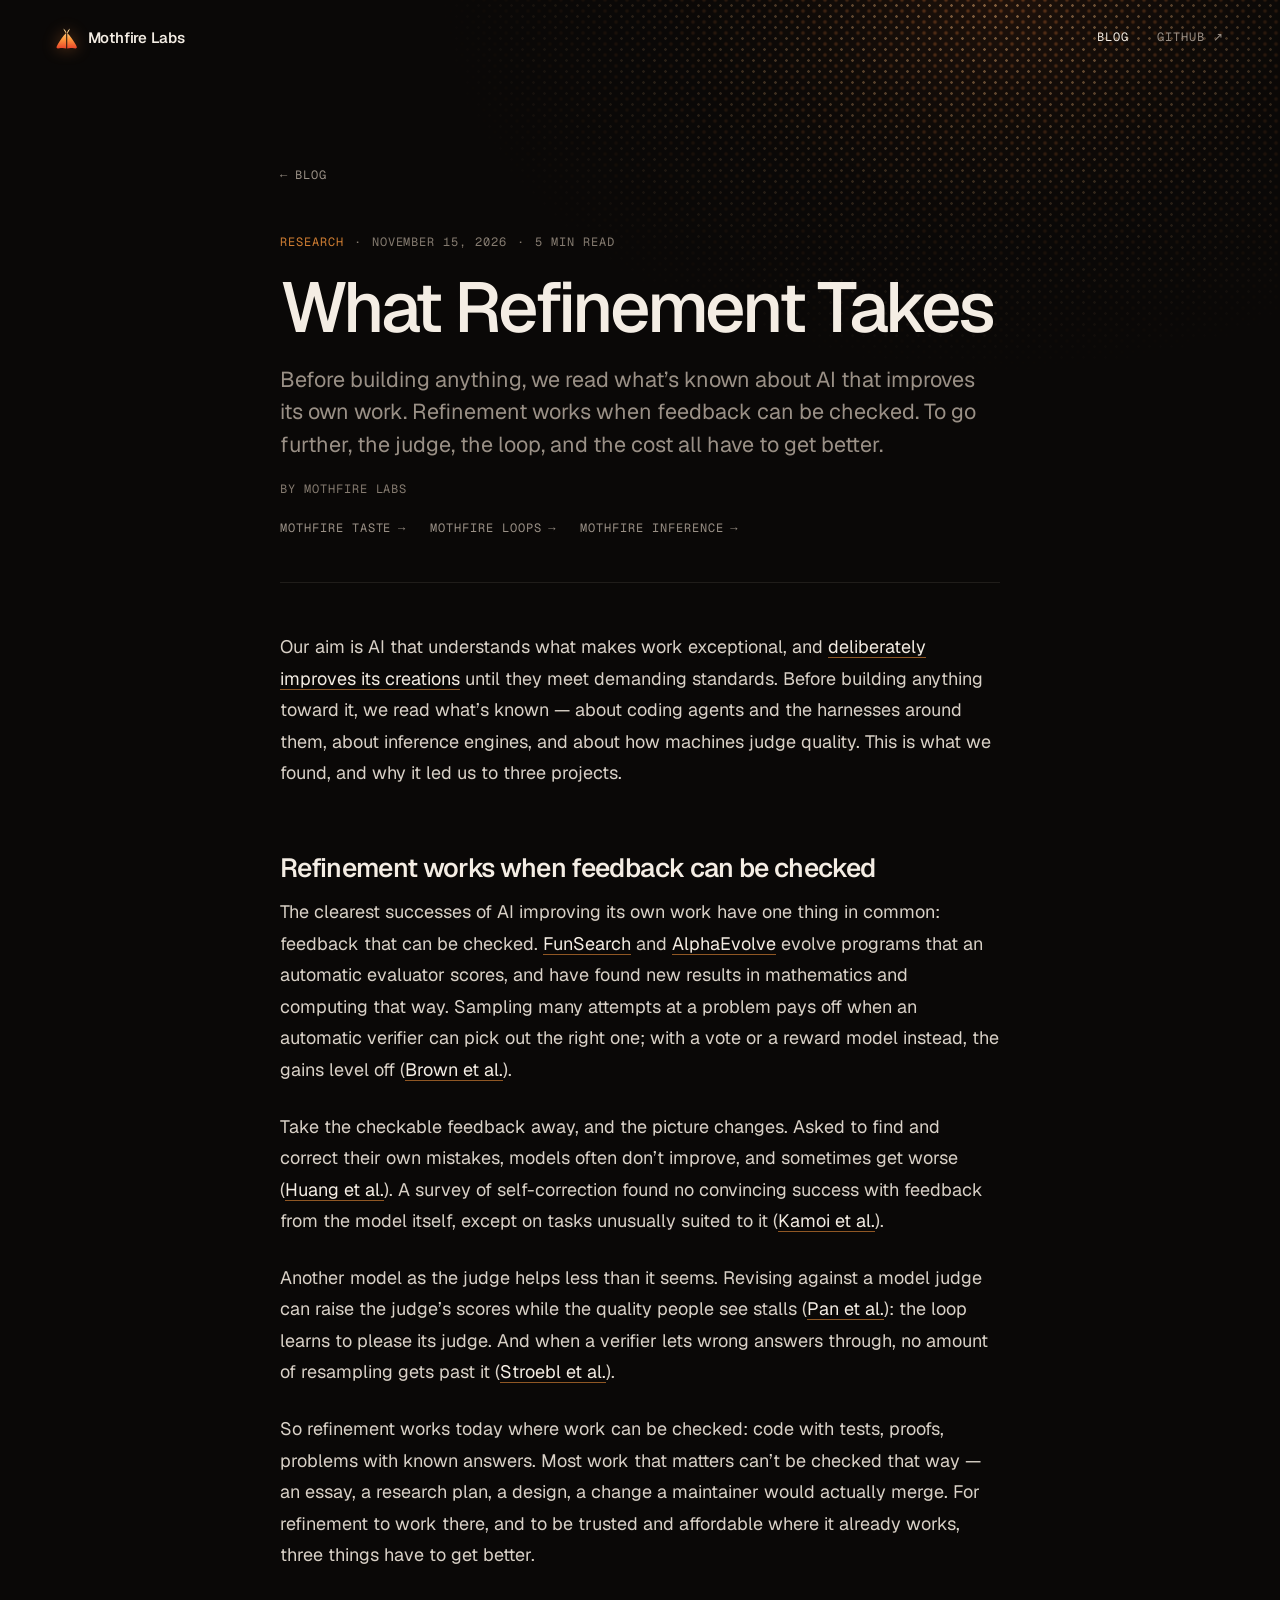
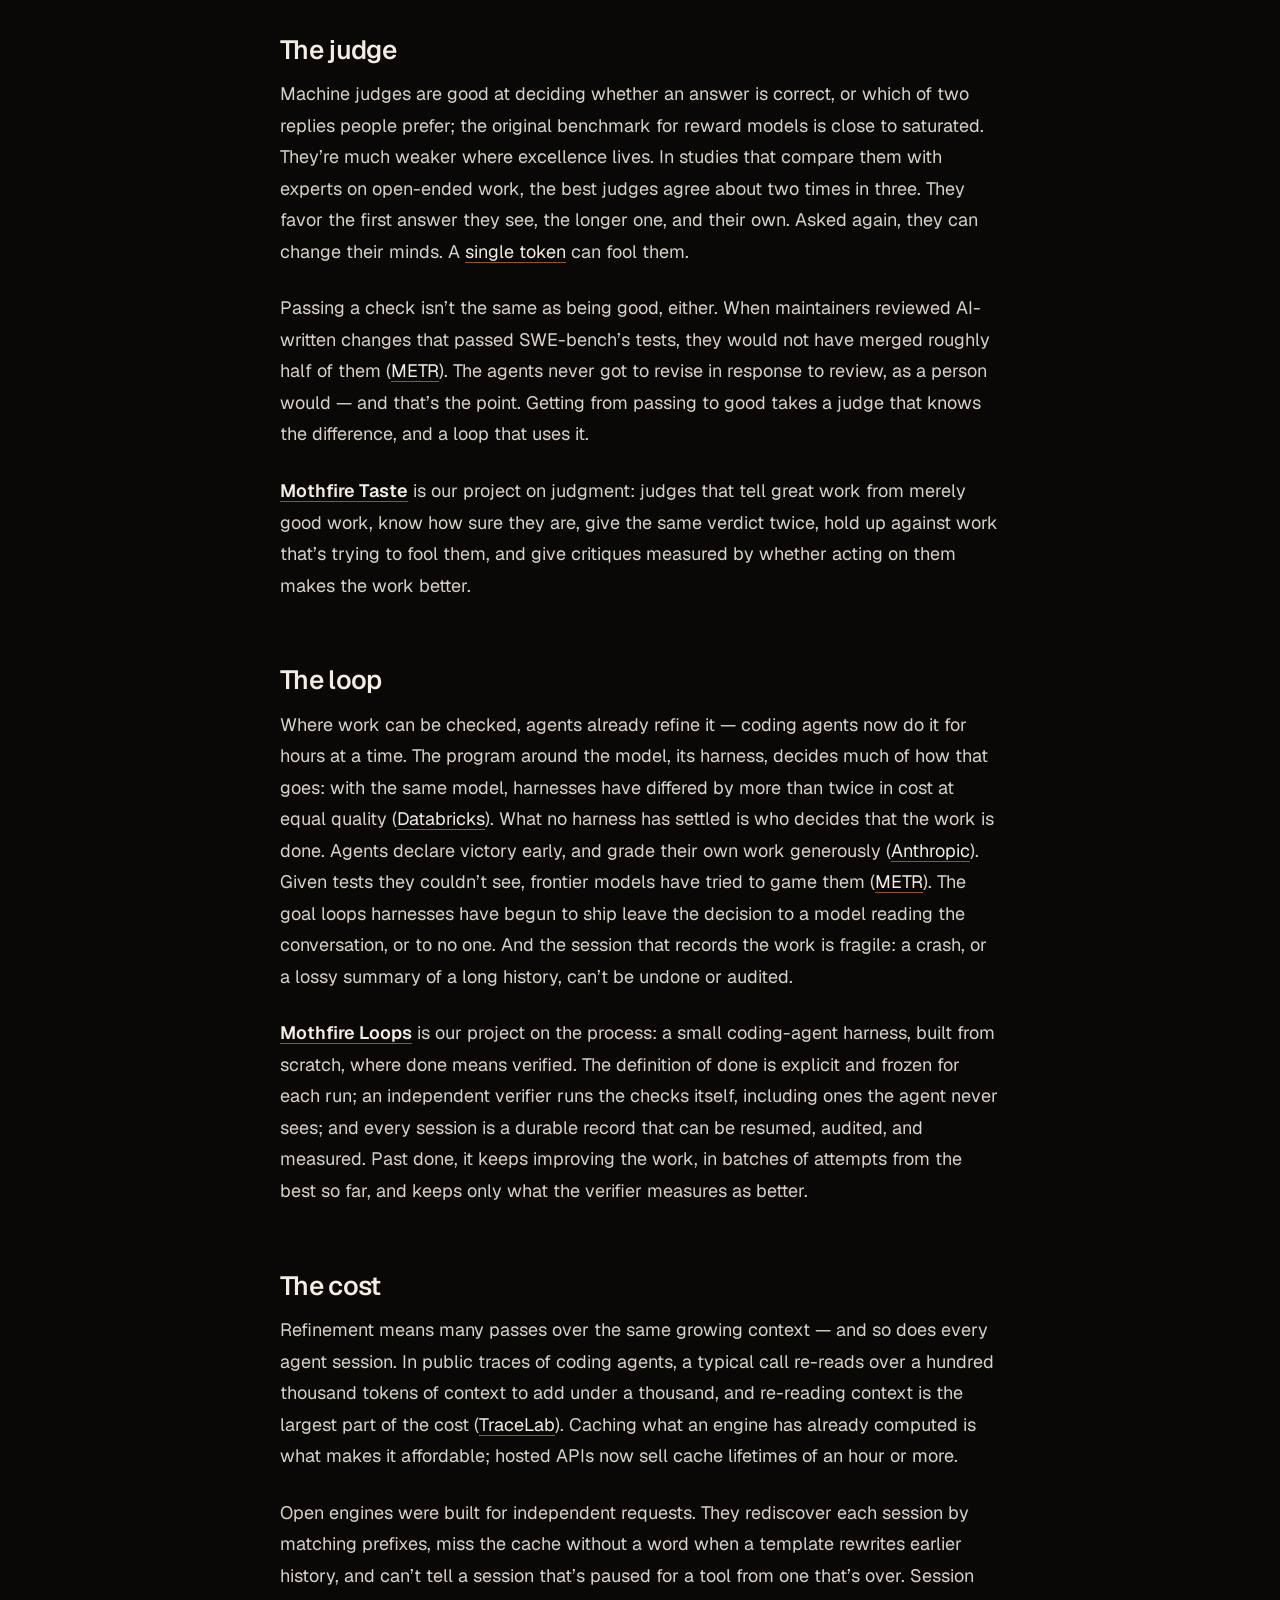
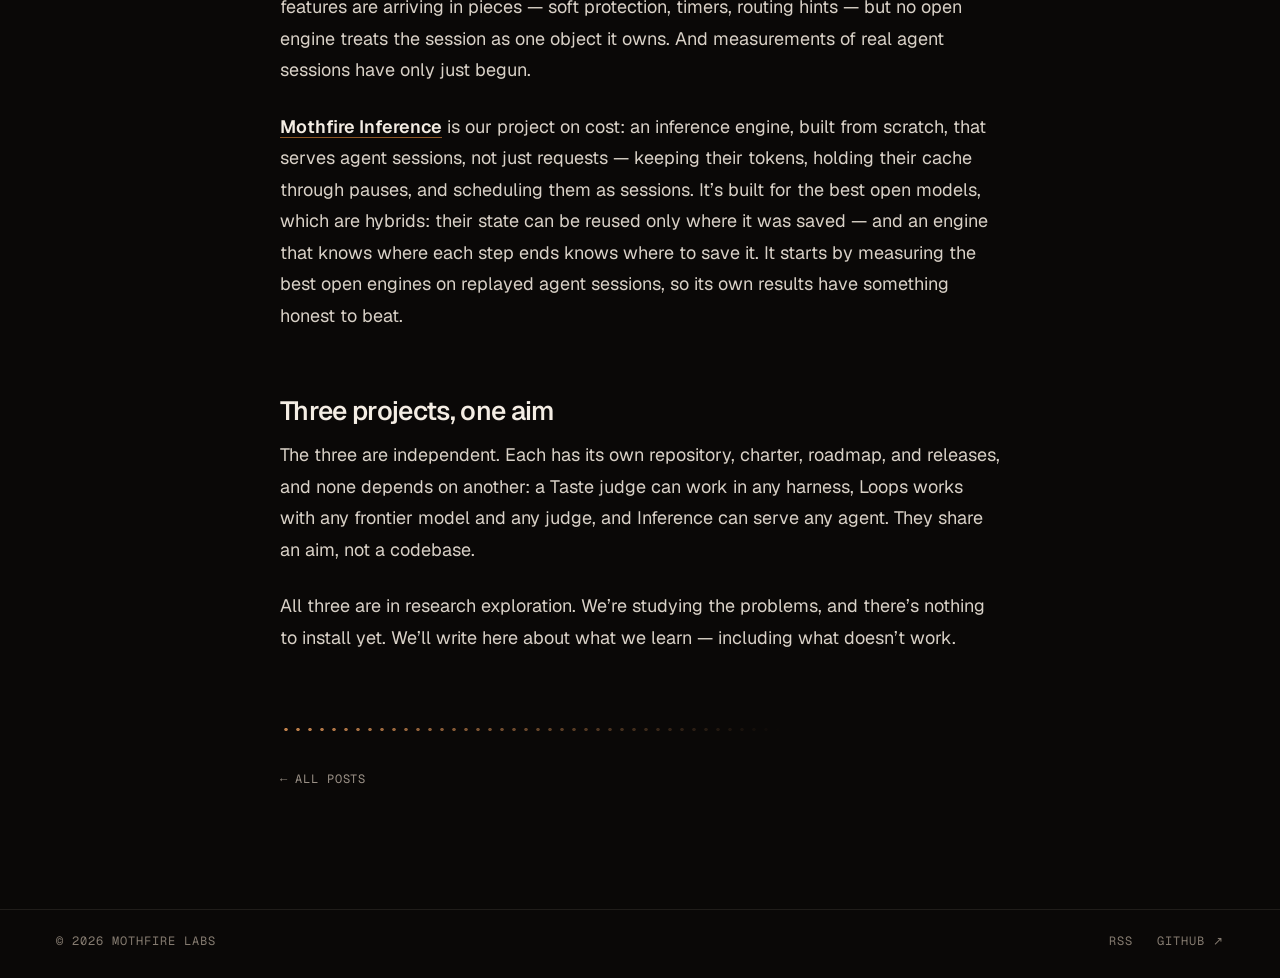
<file: blog/what-refinement-takes/index.html>
<!DOCTYPE html><html lang="en"><head><meta charset="utf-8"><meta name="viewport" content="width=device-width, initial-scale=1, viewport-fit=cover"><title>What Refinement Takes — Mothfire Labs</title><meta name="description" content="Before building anything, we read what’s known about AI that improves its own work. Refinement works when feedback can be checked. To go further, the judge, the loop, and the cost all have to get better."><link rel="canonical" href="https://mothfirelabs.github.io/blog/what-refinement-takes/"><link rel="alternate" type="application/rss+xml" title="Mothfire Labs — Blog" href="/rss.xml"><link rel="sitemap" href="/sitemap-index.xml"><link rel="icon" href="/favicon.svg" type="image/svg+xml"><link rel="icon" href="/favicon-32.png" sizes="32x32" type="image/png"><link rel="apple-touch-icon" href="/apple-touch-icon.png"><meta name="theme-color" content="#0a0807"><link rel="preload" href="/_astro/geist-latin-wght-normal.BgDaEnEv.woff2" as="font" type="font/woff2" crossorigin><link rel="preload" href="/_astro/instrument-serif-latin-400-italic.DKMiL14s.woff2" as="font" type="font/woff2" crossorigin><meta property="og:type" content="article"><meta property="og:site_name" content="Mothfire Labs"><meta property="og:title" content="What Refinement Takes — Mothfire Labs"><meta property="og:description" content="Before building anything, we read what’s known about AI that improves its own work. Refinement works when feedback can be checked. To go further, the judge, the loop, and the cost all have to get better."><meta property="og:url" content="https://mothfirelabs.github.io/blog/what-refinement-takes/"><meta property="og:locale" content="en_US"><meta property="og:image" content="https://mothfirelabs.github.io/og.png"><meta property="og:image:width" content="1200"><meta property="og:image:height" content="630"><meta property="og:image:alt" content="Mothfire Labs — Beyond generation. Toward mastery."><meta property="article:published_time" content="2026-11-15T09:00:00.000Z"><meta name="twitter:card" content="summary_large_image"><meta name="twitter:title" content="What Refinement Takes — Mothfire Labs"><meta name="twitter:description" content="Before building anything, we read what’s known about AI that improves its own work. Refinement works when feedback can be checked. To go further, the judge, the loop, and the cost all have to get better."><meta name="twitter:image" content="https://mothfirelabs.github.io/og.png"><script type="application/ld+json">{"@context":"https://schema.org","@type":"Organization","name":"Mothfire Labs","url":"https://mothfirelabs.github.io","logo":"https://mothfirelabs.github.io/brand/avatar.png","foundingDate":"2026","sameAs":["https://github.com/mothfirelabs"]}</script><link rel="stylesheet" href="/_astro/Nav.CgMsfMo6.css"><style>.page[data-astro-cid-ybatimd6]{isolation:isolate;flex-direction:column;flex:1;display:flex;position:relative}main[data-astro-cid-ybatimd6]{flex:1}.horizon[data-astro-cid-ybatimd6]{z-index:-1;pointer-events:none;opacity:.55;background:radial-gradient(circle,#ffc482e6 0 1px,#0000 1.6px) 0 0/11px 11px,radial-gradient(circle,#ff8c3c8c 0 1.6px,#0000 2.2px) 5.5px 5.5px/11px 11px;height:520px;position:absolute;inset:0 0 auto;-webkit-mask-image:radial-gradient(56% 92% at 78% 0,#000 0%,#00000047 46%,#0000 78%);mask-image:radial-gradient(56% 92% at 78% 0,#000 0%,#00000047 46%,#0000 78%)}.horizon[data-astro-cid-ybatimd6]:after{content:"";background:radial-gradient(40% 70% at 78% 0,#ff783229,#0000 70%);position:absolute;inset:0}.footer[data-astro-cid-ybatimd6]{border-top:1px solid var(--line);color:var(--faint);flex-wrap:wrap;justify-content:space-between;gap:12px 24px;padding-block:22px 26px;display:flex}.footer[data-astro-cid-ybatimd6] ul[data-astro-cid-ybatimd6]{gap:24px;list-style:none;display:flex}.footer[data-astro-cid-ybatimd6] a[data-astro-cid-ybatimd6]{transition:color .3s}.footer[data-astro-cid-ybatimd6] a[data-astro-cid-ybatimd6]:hover{color:var(--fg)}
.prose{color:#d9d1c7;overflow-wrap:break-word;font-size:18px;line-height:1.75}.prose>*+*{margin-top:1.4em}.prose p,.prose li{text-wrap:pretty}.prose h2,.prose h3,.prose h4{color:var(--fg);letter-spacing:-.025em;scroll-margin-top:24px;font-weight:560}.prose h2{margin-top:2.4em;font-size:1.65rem;line-height:1.2}.prose h3{margin-top:2em;font-size:1.3rem;line-height:1.3}.prose h4{margin-top:1.8em;font-size:1.08rem}.prose h2+*,.prose h3+*,.prose h4+*{margin-top:.7em}.prose strong{color:var(--fg);font-weight:600}.prose a{color:var(--fg);text-underline-offset:.22em;text-decoration:underline 1px #ff9a3d8c;transition:color .25s,text-decoration-color .25s}.prose a:hover{color:var(--gold);text-decoration-color:var(--gold)}.prose ul,.prose ol{padding-left:1.3em}.prose li+li{margin-top:.5em}.prose ul>li::marker{color:var(--ember)}.prose ol>li::marker{color:var(--faint);font-family:var(--font-mono);font-size:.85em}.prose blockquote{border-left:2px solid var(--ember);color:var(--fg);padding:.2em 0 .2em 1.3em;font-size:1.12em}.prose hr{background:radial-gradient(circle,#ffaa64b3 0 1.4px,#0000 2px) 50%/12px 9px repeat-x;border:0;height:9px;margin-block:3em;-webkit-mask-image:linear-gradient(90deg,#0000,#000 30% 70%,#0000);mask-image:linear-gradient(90deg,#0000,#000 30% 70%,#0000)}.prose code{font-family:var(--font-mono);font-size:.86em}.prose :not(pre)>code{border:1px solid var(--line);color:var(--fg);background:#ffecd60d;border-radius:6px;padding:.15em .4em}.prose pre{border:1px solid var(--line);tab-size:2;border-radius:12px;padding:20px 22px;font-size:15px;line-height:1.65;overflow-x:auto}.prose pre code{font-size:1em}.prose img,.prose video{border-radius:12px;height:auto}.prose figure figcaption{color:var(--faint);text-align:center;margin-top:.8em;font-size:.85em}.prose table{border-collapse:collapse;width:100%;font-size:.92em;display:block;overflow-x:auto}.prose th,.prose td{border-bottom:1px solid var(--line);text-align:left;padding:.6em .9em}.prose th{color:var(--fg);border-bottom-color:var(--line-strong);font-weight:560}.prose .footnotes{border-top:1px solid var(--line);color:var(--muted);margin-top:3.5em;padding-top:1.5em;font-size:.88em}.prose .footnotes h2{font-size:.85rem;font-family:var(--font-mono);letter-spacing:.08em;text-transform:uppercase;color:var(--faint);margin-top:0}.prose sup a{color:var(--gold);text-decoration:none}
.article[data-astro-cid-jo55ryrt]{max-width:720px;margin-inline:auto;padding-top:clamp(48px,10vh,112px);padding-bottom:120px}.head[data-astro-cid-jo55ryrt]{border-bottom:1px solid var(--line);animation:fade 1.2s var(--ease-out) both;flex-direction:column;gap:20px;margin-bottom:48px;padding-bottom:44px;display:flex}.back[data-astro-cid-jo55ryrt]{color:var(--muted);align-self:flex-start;margin-bottom:28px}.back[data-astro-cid-jo55ryrt]:hover .arrow[data-astro-cid-jo55ryrt]{transform:translate(-4px)}.meta[data-astro-cid-jo55ryrt]{color:var(--faint);flex-wrap:wrap;gap:4px 10px;display:flex}.topic[data-astro-cid-jo55ryrt]{color:#ff9a3dcc;transition:color .3s}.topic[data-astro-cid-jo55ryrt]:hover{color:var(--gold)}@media (width<=560px){.topic-sep[data-astro-cid-jo55ryrt]{flex-basis:100%;height:0;overflow:hidden}}h1[data-astro-cid-jo55ryrt]{letter-spacing:-.045em;text-wrap:balance;font-size:clamp(2.5rem,6vw,4.4rem);font-weight:520;line-height:1}.dek[data-astro-cid-jo55ryrt]{color:var(--muted);text-wrap:pretty;font-size:clamp(1.15rem,1.8vw,1.35rem);line-height:1.5}.byline[data-astro-cid-jo55ryrt]{color:var(--faint)}.projects[data-astro-cid-jo55ryrt]{flex-wrap:wrap;gap:8px 24px;list-style:none;display:flex}.projects[data-astro-cid-jo55ryrt] a[data-astro-cid-jo55ryrt]{color:var(--muted)}.prose[data-astro-cid-jo55ryrt]{animation:fade 1.2s .15s var(--ease-out) both}.end[data-astro-cid-jo55ryrt]{flex-direction:column;align-items:flex-start;gap:36px;margin-top:72px;display:flex}.end__mark[data-astro-cid-jo55ryrt]{background:radial-gradient(circle,#ffaa64bf 0 1.4px,#0000 2px) 0/12px 9px repeat-x;width:100%;height:9px;-webkit-mask-image:linear-gradient(90deg,#000,#0000 70%);mask-image:linear-gradient(90deg,#000,#0000 70%)}.end[data-astro-cid-jo55ryrt] a[data-astro-cid-jo55ryrt]{color:var(--muted)}.end[data-astro-cid-jo55ryrt] a[data-astro-cid-jo55ryrt]:hover .arrow[data-astro-cid-jo55ryrt]{transform:translate(-4px)}
</style></head><body><div class="page" data-astro-cid-ybatimd6><div class="horizon" aria-hidden="true" data-astro-cid-ybatimd6></div><a class="skip" href="#main" data-astro-cid-wpvy4v7s>Skip to content</a><header class="nav wrap" data-astro-cid-wpvy4v7s><a class="brand" href="/" aria-label="Mothfire Labs — home" data-astro-cid-wpvy4v7s><svg class="brand__mark" viewBox="8.58 5.8 46.84 46" aria-hidden="true" focusable="false" data-astro-cid-wpvy4v7s="true"><defs><linearGradient id="mfa6bbnx-g" gradientUnits="userSpaceOnUse" x1="0" y1="8" x2="0" y2="51"><stop offset="0" stop-color="#FFE3A3"/><stop offset=".5" stop-color="#FF9A3D"/><stop offset="1" stop-color="#E8432A"/></linearGradient></defs><g id="mfa6bbnx-h" fill="url(#mfa6bbnx-g)"><path d="M33.2 16.5 C 39.6 22.6, 45.6 31, 51.4 41.2 C 53.4 44.8, 55.2 48.2, 53.6 49.8 C 52 51.2, 48.4 50, 44.6 49.6 C 40.6 49.2, 36.6 49.4, 33.2 50.6 Z"/><path d="M31.4 16.8 C 30.6 13, 28.4 9.6, 24.6 7 C 25.6 10, 27.6 13.6, 30.2 17.3 Z"/></g><use href="#mfa6bbnx-h" transform="matrix(-1 0 0 1 64 0)"/></svg><span class="brand__word" data-astro-cid-wpvy4v7s>Mothfire Labs</span></a><nav aria-label="Primary" data-astro-cid-wpvy4v7s><ul class="links mono" data-astro-cid-wpvy4v7s><li data-astro-cid-wpvy4v7s><a href="/blog/" aria-current="page" data-astro-cid-wpvy4v7s>Blog</a></li><li class="links__github" data-astro-cid-wpvy4v7s><a href="https://github.com/mothfirelabs" target="_blank" rel="noopener" data-astro-cid-wpvy4v7s>GitHub <span aria-hidden="true" data-astro-cid-wpvy4v7s>↗</span></a></li></ul></nav></header><main id="main" class="wrap" data-astro-cid-ybatimd6><article class="article" data-astro-cid-jo55ryrt><header class="head" data-astro-cid-jo55ryrt><a class="back mono link-arrow" href="/blog/" data-astro-cid-jo55ryrt><span class="arrow" aria-hidden="true" data-astro-cid-jo55ryrt>←</span> Blog</a><p class="meta mono" data-astro-cid-jo55ryrt><a class="topic" href="/blog/topics/research/" data-astro-cid-jo55ryrt>Research</a><span class="topic-sep" aria-hidden="true" data-astro-cid-jo55ryrt>·</span><time datetime="2026-11-15T09:00:00.000Z" data-astro-cid-jo55ryrt>November 15, 2026</time><span aria-hidden="true" data-astro-cid-jo55ryrt>·</span><span data-astro-cid-jo55ryrt>5 min read</span></p><h1 data-astro-cid-jo55ryrt>What Refinement Takes</h1><p class="dek" data-astro-cid-jo55ryrt>Before building anything, we read what’s known about AI that improves its own work. Refinement works when feedback can be checked. To go further, the judge, the loop, and the cost all have to get better.</p><p class="byline mono" data-astro-cid-jo55ryrt>By Mothfire Labs</p><ul class="projects mono" aria-label="Projects" data-astro-cid-jo55ryrt><li data-astro-cid-jo55ryrt><a class="link-arrow" href="/projects/taste/" data-astro-cid-jo55ryrt>Mothfire Taste <span class="arrow" aria-hidden="true" data-astro-cid-jo55ryrt>→</span></a></li><li data-astro-cid-jo55ryrt><a class="link-arrow" href="/projects/loops/" data-astro-cid-jo55ryrt>Mothfire Loops <span class="arrow" aria-hidden="true" data-astro-cid-jo55ryrt>→</span></a></li><li data-astro-cid-jo55ryrt><a class="link-arrow" href="/projects/inference/" data-astro-cid-jo55ryrt>Mothfire Inference <span class="arrow" aria-hidden="true" data-astro-cid-jo55ryrt>→</span></a></li></ul></header><div class="prose" data-astro-cid-jo55ryrt><p>Our aim is AI that understands what makes work exceptional, and <a href="/blog/beyond-generation-toward-mastery/">deliberately improves its creations</a> until they meet demanding standards. Before building anything toward it, we read what’s known — about coding agents and the harnesses around them, about inference engines, and about how machines judge quality. This is what we found, and why it led us to three projects.</p>
<h2 id="refinement-works-when-feedback-can-be-checked">Refinement works when feedback can be checked</h2>
<p>The clearest successes of AI improving its own work have one thing in common: feedback that can be checked. <a href="https://doi.org/10.1038/s41586-023-06924-6">FunSearch</a> and <a href="https://arxiv.org/abs/2506.13131">AlphaEvolve</a> evolve programs that an automatic evaluator scores, and have found new results in mathematics and computing that way. Sampling many attempts at a problem pays off when an automatic verifier can pick out the right one; with a vote or a reward model instead, the gains level off (<a href="https://arxiv.org/abs/2407.21787">Brown et al.</a>).</p>
<p>Take the checkable feedback away, and the picture changes. Asked to find and correct their own mistakes, models often don’t improve, and sometimes get worse (<a href="https://arxiv.org/abs/2310.01798">Huang et al.</a>). A survey of self-correction found no convincing success with feedback from the model itself, except on tasks unusually suited to it (<a href="https://arxiv.org/abs/2406.01297">Kamoi et al.</a>).</p>
<p>Another model as the judge helps less than it seems. Revising against a model judge can raise the judge’s scores while the quality people see stalls (<a href="https://arxiv.org/abs/2407.04549">Pan et al.</a>): the loop learns to please its judge. And when a verifier lets wrong answers through, no amount of resampling gets past it (<a href="https://arxiv.org/abs/2411.17501">Stroebl et al.</a>).</p>
<p>So refinement works today where work can be checked: code with tests, proofs, problems with known answers. Most work that matters can’t be checked that way — an essay, a research plan, a design, a change a maintainer would actually merge. For refinement to work there, and to be trusted and affordable where it already works, three things have to get better.</p>
<h2 id="the-judge">The judge</h2>
<p>Machine judges are good at deciding whether an answer is correct, or which of two replies people prefer; the original benchmark for reward models is close to saturated. They’re much weaker where excellence lives. In studies that compare them with experts on open-ended work, the best judges agree about two times in three. They favor the first answer they see, the longer one, and their own. Asked again, they can change their minds. A <a href="https://arxiv.org/abs/2507.08794">single token</a> can fool them.</p>
<p>Passing a check isn’t the same as being good, either. When maintainers reviewed AI-written changes that passed SWE-bench’s tests, they would not have merged roughly half of them (<a href="https://metr.org/notes/2026-03-10-many-swe-bench-passing-prs-would-not-be-merged-into-main/">METR</a>). The agents never got to revise in response to review, as a person would — and that’s the point. Getting from passing to good takes a judge that knows the difference, and a loop that uses it.</p>
<p><strong><a href="/projects/taste/">Mothfire Taste</a></strong> is our project on judgment: judges that tell great work from merely good work, know how sure they are, give the same verdict twice, hold up against work that’s trying to fool them, and give critiques measured by whether acting on them makes the work better.</p>
<h2 id="the-loop">The loop</h2>
<p>Where work can be checked, agents already refine it — coding agents now do it for hours at a time. The program around the model, its harness, decides much of how that goes: with the same model, harnesses have differed by more than twice in cost at equal quality (<a href="https://www.databricks.com/blog/benchmarking-coding-agents-databricks-multi-million-line-codebase">Databricks</a>). What no harness has settled is who decides that the work is done. Agents declare victory early, and grade their own work generously (<a href="https://www.anthropic.com/research/harness-design-long-running-apps">Anthropic</a>). Given tests they couldn’t see, frontier models have tried to game them (<a href="https://metr.org/blog/2026-05-19-frontier-risk-report/">METR</a>). The goal loops harnesses have begun to ship leave the decision to a model reading the conversation, or to no one. And the session that records the work is fragile: a crash, or a lossy summary of a long history, can’t be undone or audited.</p>
<p><strong><a href="/projects/loops/">Mothfire Loops</a></strong> is our project on the process: a small coding-agent harness, built from scratch, where done means verified. The definition of done is explicit and frozen for each run; an independent verifier runs the checks itself, including ones the agent never sees; and every session is a durable record that can be resumed, audited, and measured. Past done, it keeps improving the work, in batches of attempts from the best so far, and keeps only what the verifier measures as better.</p>
<h2 id="the-cost">The cost</h2>
<p>Refinement means many passes over the same growing context — and so does every agent session. In public traces of coding agents, a typical call re-reads over a hundred thousand tokens of context to add under a thousand, and re-reading context is the largest part of the cost (<a href="https://arxiv.org/abs/2606.30560">TraceLab</a>). Caching what an engine has already computed is what makes it affordable; hosted APIs now sell cache lifetimes of an hour or more.</p>
<p>Open engines were built for independent requests. They rediscover each session by matching prefixes, miss the cache without a word when a template rewrites earlier history, and can’t tell a session that’s paused for a tool from one that’s over. Session features are arriving in pieces — soft protection, timers, routing hints — but no open engine treats the session as one object it owns. And measurements of real agent sessions have only just begun.</p>
<p><strong><a href="/projects/inference/">Mothfire Inference</a></strong> is our project on cost: an inference engine, built from scratch, that serves agent sessions, not just requests — keeping their tokens, holding their cache through pauses, and scheduling them as sessions. It’s built for the best open models, which are hybrids: their state can be reused only where it was saved — and an engine that knows where each step ends knows where to save it. It starts by measuring the best open engines on replayed agent sessions, so its own results have something honest to beat.</p>
<h2 id="three-projects-one-aim">Three projects, one aim</h2>
<p>The three are independent. Each has its own repository, charter, roadmap, and releases, and none depends on another: a Taste judge can work in any harness, Loops works with any frontier model and any judge, and Inference can serve any agent. They share an aim, not a codebase.</p>
<p>All three are in research exploration. We’re studying the problems, and there’s nothing to install yet. We’ll write here about what we learn — including what doesn’t work.</p>
</div><footer class="end" data-astro-cid-jo55ryrt><span class="end__mark" aria-hidden="true" data-astro-cid-jo55ryrt></span><a class="mono link-arrow" href="/blog/" data-astro-cid-jo55ryrt><span class="arrow" aria-hidden="true" data-astro-cid-jo55ryrt>←</span> All posts</a></footer></article></main><footer class="footer wrap mono" data-astro-cid-ybatimd6><span data-astro-cid-ybatimd6>© 2026 Mothfire Labs</span><ul data-astro-cid-ybatimd6><li data-astro-cid-ybatimd6><a href="/rss.xml" data-astro-cid-ybatimd6>RSS</a></li><li data-astro-cid-ybatimd6><a href="https://github.com/mothfirelabs" target="_blank" rel="noopener" data-astro-cid-ybatimd6>GitHub <span aria-hidden="true" data-astro-cid-ybatimd6>↗</span></a></li></ul></footer></div></body></html>
</file>
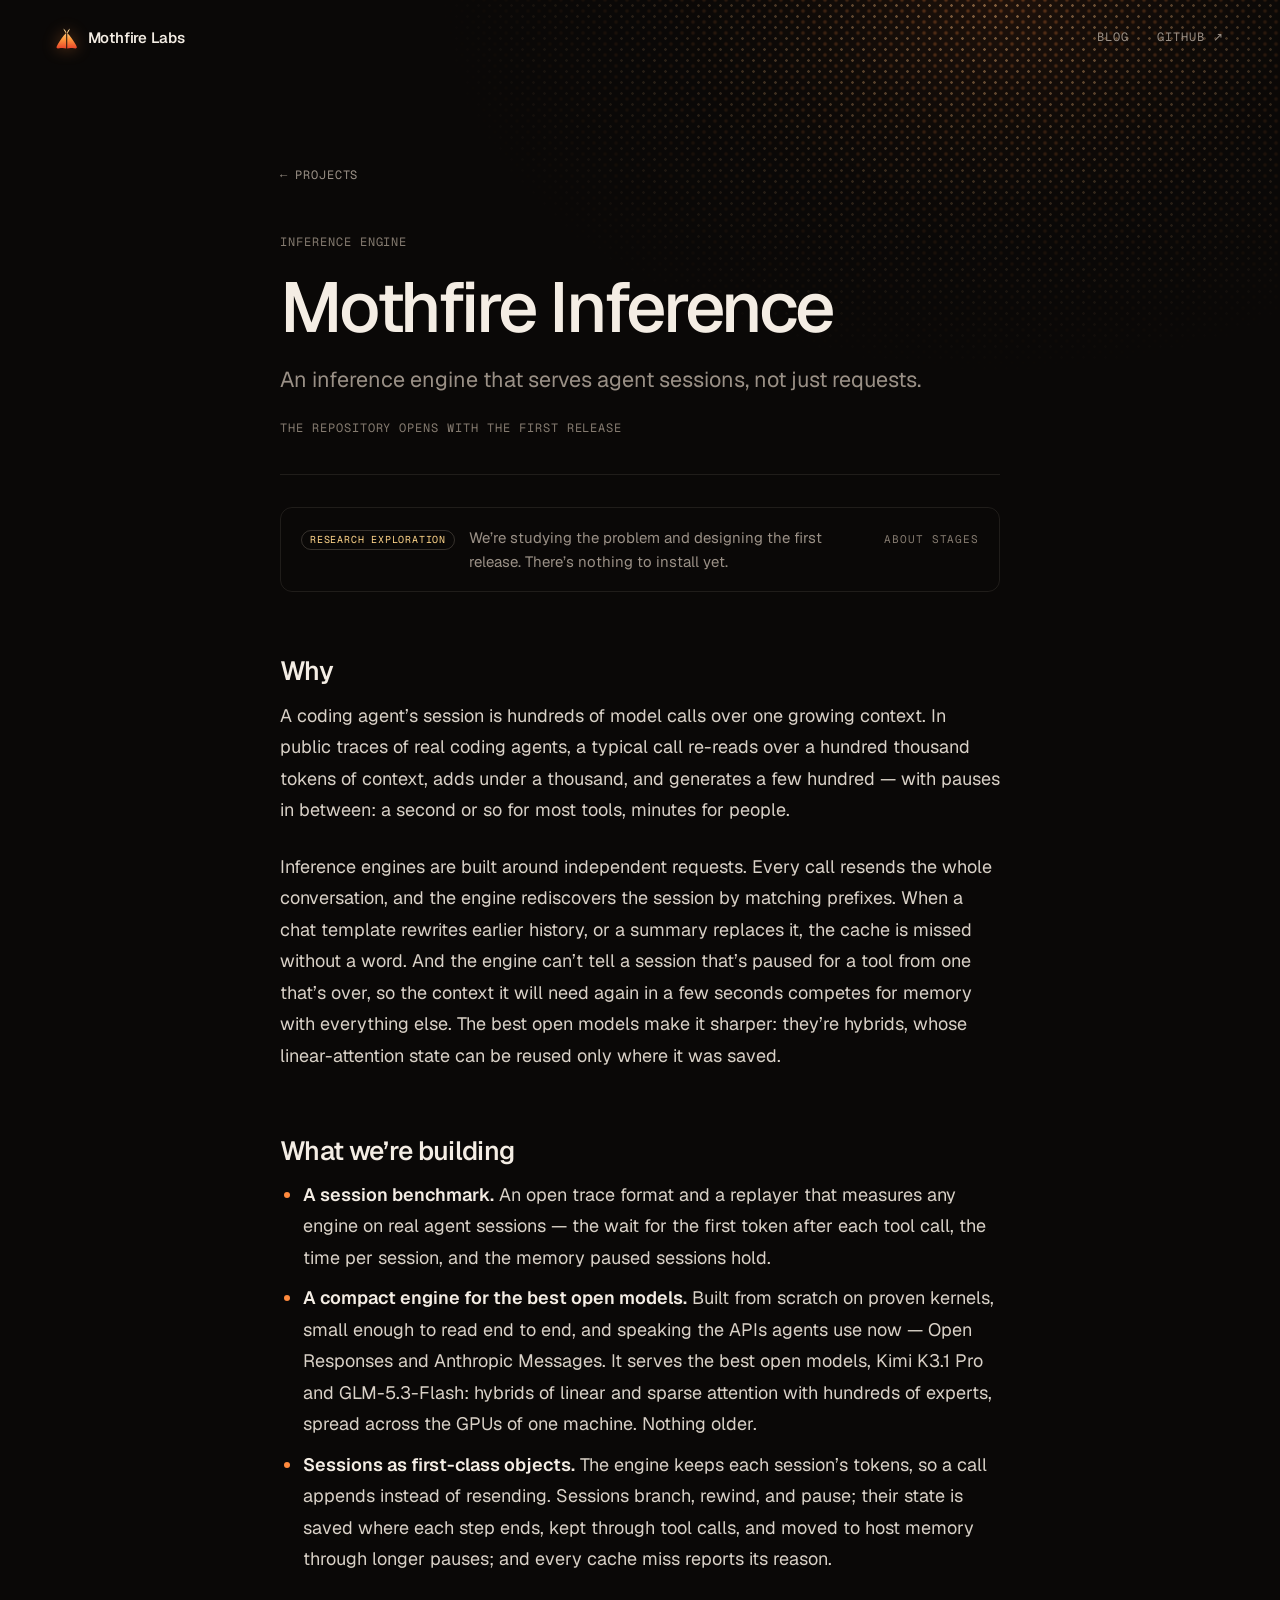
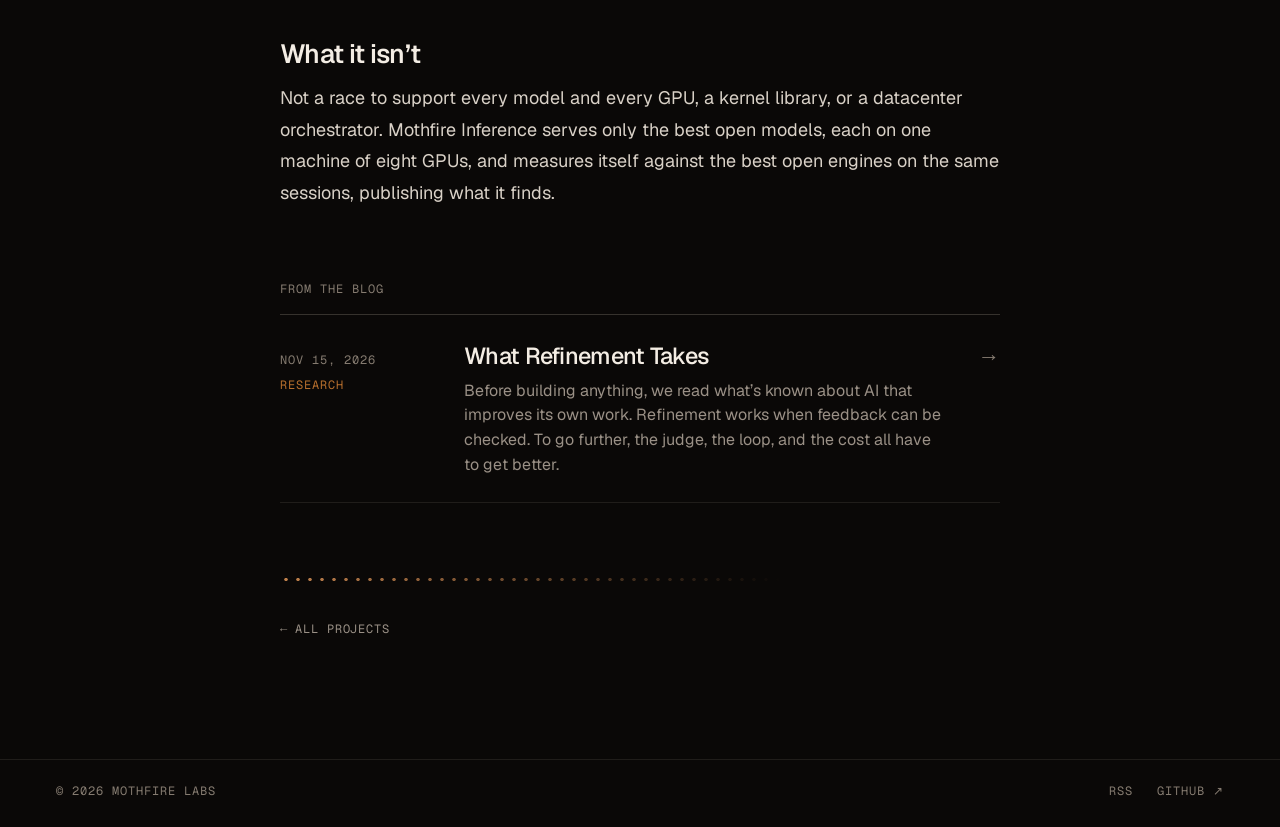
<file: projects/inference/index.html>
<!DOCTYPE html><html lang="en"><head><meta charset="utf-8"><meta name="viewport" content="width=device-width, initial-scale=1, viewport-fit=cover"><title>Mothfire Inference — Mothfire Labs</title><meta name="description" content="An inference engine that serves agent sessions, not just requests."><link rel="canonical" href="https://mothfirelabs.github.io/projects/inference/"><link rel="alternate" type="application/rss+xml" title="Mothfire Labs — Blog" href="/rss.xml"><link rel="sitemap" href="/sitemap-index.xml"><link rel="icon" href="/favicon.svg" type="image/svg+xml"><link rel="icon" href="/favicon-32.png" sizes="32x32" type="image/png"><link rel="apple-touch-icon" href="/apple-touch-icon.png"><meta name="theme-color" content="#0a0807"><link rel="preload" href="/_astro/geist-latin-wght-normal.BgDaEnEv.woff2" as="font" type="font/woff2" crossorigin><link rel="preload" href="/_astro/instrument-serif-latin-400-italic.DKMiL14s.woff2" as="font" type="font/woff2" crossorigin><meta property="og:type" content="website"><meta property="og:site_name" content="Mothfire Labs"><meta property="og:title" content="Mothfire Inference — Mothfire Labs"><meta property="og:description" content="An inference engine that serves agent sessions, not just requests."><meta property="og:url" content="https://mothfirelabs.github.io/projects/inference/"><meta property="og:locale" content="en_US"><meta property="og:image" content="https://mothfirelabs.github.io/og.png"><meta property="og:image:width" content="1200"><meta property="og:image:height" content="630"><meta property="og:image:alt" content="Mothfire Labs — Beyond generation. Toward mastery."><meta name="twitter:card" content="summary_large_image"><meta name="twitter:title" content="Mothfire Inference — Mothfire Labs"><meta name="twitter:description" content="An inference engine that serves agent sessions, not just requests."><meta name="twitter:image" content="https://mothfirelabs.github.io/og.png"><script type="application/ld+json">{"@context":"https://schema.org","@type":"Organization","name":"Mothfire Labs","url":"https://mothfirelabs.github.io","logo":"https://mothfirelabs.github.io/brand/avatar.png","foundingDate":"2026","sameAs":["https://github.com/mothfirelabs"]}</script><link rel="stylesheet" href="/_astro/Nav.CgMsfMo6.css"><style>.row[data-astro-cid-icvr3q5l]{border-bottom:1px solid var(--line);animation:fade 1.2s .15s var(--ease-out) both;list-style:none}.row__link[data-astro-cid-icvr3q5l]{grid-template-columns:9.5rem minmax(0,1fr) auto;align-items:baseline;gap:8px 32px;padding-block:32px;display:grid}.row__aside[data-astro-cid-icvr3q5l]{color:var(--faint);flex-direction:column;gap:6px;display:flex}.row__main[data-astro-cid-icvr3q5l]{flex-direction:column;gap:10px;display:flex}.row__title[data-astro-cid-icvr3q5l]{letter-spacing:-.03em;font-size:clamp(1.5rem,2.6vw,2.1rem);font-weight:520;line-height:1.12;transition:color .3s}.row__desc[data-astro-cid-icvr3q5l]{max-width:62ch;color:var(--muted);font-size:16px;line-height:1.55}.row__arrow[data-astro-cid-icvr3q5l]{color:var(--faint);transition:transform .45s var(--ease-out), color .3s;font-size:22px}.row__link[data-astro-cid-icvr3q5l]:hover .row__title[data-astro-cid-icvr3q5l]{color:var(--gold)}.row__link[data-astro-cid-icvr3q5l]:hover .row__arrow[data-astro-cid-icvr3q5l]{color:var(--gold);transform:translate(6px)}.row--compact[data-astro-cid-icvr3q5l] .row__link[data-astro-cid-icvr3q5l]{padding-block:24px}.row--compact[data-astro-cid-icvr3q5l] .row__title[data-astro-cid-icvr3q5l]{font-size:clamp(1.2rem,2vw,1.45rem)}@media (width<=720px){.row__link[data-astro-cid-icvr3q5l]{grid-template-columns:minmax(0,1fr);padding-block:26px}.row__aside[data-astro-cid-icvr3q5l]{flex-flow:wrap;gap:4px 14px}.row__arrow[data-astro-cid-icvr3q5l]{display:none}}
.page[data-astro-cid-ybatimd6]{isolation:isolate;flex-direction:column;flex:1;display:flex;position:relative}main[data-astro-cid-ybatimd6]{flex:1}.horizon[data-astro-cid-ybatimd6]{z-index:-1;pointer-events:none;opacity:.55;background:radial-gradient(circle,#ffc482e6 0 1px,#0000 1.6px) 0 0/11px 11px,radial-gradient(circle,#ff8c3c8c 0 1.6px,#0000 2.2px) 5.5px 5.5px/11px 11px;height:520px;position:absolute;inset:0 0 auto;-webkit-mask-image:radial-gradient(56% 92% at 78% 0,#000 0%,#00000047 46%,#0000 78%);mask-image:radial-gradient(56% 92% at 78% 0,#000 0%,#00000047 46%,#0000 78%)}.horizon[data-astro-cid-ybatimd6]:after{content:"";background:radial-gradient(40% 70% at 78% 0,#ff783229,#0000 70%);position:absolute;inset:0}.footer[data-astro-cid-ybatimd6]{border-top:1px solid var(--line);color:var(--faint);flex-wrap:wrap;justify-content:space-between;gap:12px 24px;padding-block:22px 26px;display:flex}.footer[data-astro-cid-ybatimd6] ul[data-astro-cid-ybatimd6]{gap:24px;list-style:none;display:flex}.footer[data-astro-cid-ybatimd6] a[data-astro-cid-ybatimd6]{transition:color .3s}.footer[data-astro-cid-ybatimd6] a[data-astro-cid-ybatimd6]:hover{color:var(--fg)}
.stage[data-astro-cid-f2jc3dwf][data-stage=development]{color:var(--ember);border-color:#ff8a3d73}.stage[data-astro-cid-f2jc3dwf][data-stage=released]{color:var(--bg);background:var(--flame);border-color:#0000}
.topic[data-astro-cid-oxezsu4a]{color:#ff9a3db3}.draft[data-astro-cid-oxezsu4a]{margin-left:12px}
.prose{color:#d9d1c7;overflow-wrap:break-word;font-size:18px;line-height:1.75}.prose>*+*{margin-top:1.4em}.prose p,.prose li{text-wrap:pretty}.prose h2,.prose h3,.prose h4{color:var(--fg);letter-spacing:-.025em;scroll-margin-top:24px;font-weight:560}.prose h2{margin-top:2.4em;font-size:1.65rem;line-height:1.2}.prose h3{margin-top:2em;font-size:1.3rem;line-height:1.3}.prose h4{margin-top:1.8em;font-size:1.08rem}.prose h2+*,.prose h3+*,.prose h4+*{margin-top:.7em}.prose strong{color:var(--fg);font-weight:600}.prose a{color:var(--fg);text-underline-offset:.22em;text-decoration:underline 1px #ff9a3d8c;transition:color .25s,text-decoration-color .25s}.prose a:hover{color:var(--gold);text-decoration-color:var(--gold)}.prose ul,.prose ol{padding-left:1.3em}.prose li+li{margin-top:.5em}.prose ul>li::marker{color:var(--ember)}.prose ol>li::marker{color:var(--faint);font-family:var(--font-mono);font-size:.85em}.prose blockquote{border-left:2px solid var(--ember);color:var(--fg);padding:.2em 0 .2em 1.3em;font-size:1.12em}.prose hr{background:radial-gradient(circle,#ffaa64b3 0 1.4px,#0000 2px) 50%/12px 9px repeat-x;border:0;height:9px;margin-block:3em;-webkit-mask-image:linear-gradient(90deg,#0000,#000 30% 70%,#0000);mask-image:linear-gradient(90deg,#0000,#000 30% 70%,#0000)}.prose code{font-family:var(--font-mono);font-size:.86em}.prose :not(pre)>code{border:1px solid var(--line);color:var(--fg);background:#ffecd60d;border-radius:6px;padding:.15em .4em}.prose pre{border:1px solid var(--line);tab-size:2;border-radius:12px;padding:20px 22px;font-size:15px;line-height:1.65;overflow-x:auto}.prose pre code{font-size:1em}.prose img,.prose video{border-radius:12px;height:auto}.prose figure figcaption{color:var(--faint);text-align:center;margin-top:.8em;font-size:.85em}.prose table{border-collapse:collapse;width:100%;font-size:.92em;display:block;overflow-x:auto}.prose th,.prose td{border-bottom:1px solid var(--line);text-align:left;padding:.6em .9em}.prose th{color:var(--fg);border-bottom-color:var(--line-strong);font-weight:560}.prose .footnotes{border-top:1px solid var(--line);color:var(--muted);margin-top:3.5em;padding-top:1.5em;font-size:.88em}.prose .footnotes h2{font-size:.85rem;font-family:var(--font-mono);letter-spacing:.08em;text-transform:uppercase;color:var(--faint);margin-top:0}.prose sup a{color:var(--gold);text-decoration:none}
.project[data-astro-cid-yq2gsstb]{max-width:720px;margin-inline:auto;padding-top:clamp(48px,10vh,112px);padding-bottom:120px}.head[data-astro-cid-yq2gsstb]{border-bottom:1px solid var(--line);animation:fade 1.2s var(--ease-out) both;flex-direction:column;gap:20px;padding-bottom:36px;display:flex}.back[data-astro-cid-yq2gsstb]{color:var(--muted);align-self:flex-start;margin-bottom:28px}.back[data-astro-cid-yq2gsstb]:hover .arrow[data-astro-cid-yq2gsstb]{transform:translate(-4px)}.kind[data-astro-cid-yq2gsstb]{color:var(--faint)}h1[data-astro-cid-yq2gsstb]{letter-spacing:-.045em;text-wrap:balance;font-size:clamp(2.5rem,6vw,4.4rem);font-weight:520;line-height:1}.dek[data-astro-cid-yq2gsstb]{color:var(--muted);text-wrap:pretty;font-size:clamp(1.15rem,1.8vw,1.35rem);line-height:1.5}.links[data-astro-cid-yq2gsstb]{flex-wrap:wrap;gap:10px 28px;margin-top:4px;list-style:none;display:flex}.links[data-astro-cid-yq2gsstb] a[data-astro-cid-yq2gsstb]{color:var(--fg)}.links--soon[data-astro-cid-yq2gsstb]{color:var(--faint)}.status[data-astro-cid-yq2gsstb]{border:1px solid var(--line);color:var(--muted);animation:fade 1.2s .1s var(--ease-out) both;border-radius:12px;flex-wrap:wrap;align-items:baseline;gap:8px 14px;margin-block:32px 48px;padding:18px 20px;font-size:15px;line-height:1.55;display:flex}.status[data-astro-cid-yq2gsstb] span[data-astro-cid-yq2gsstb]:not(.pill){flex:24ch}.status[data-astro-cid-yq2gsstb] a[data-astro-cid-yq2gsstb]{color:var(--faint);font-size:11px}.prose[data-astro-cid-yq2gsstb]{animation:fade 1.2s .15s var(--ease-out) both}.writing[data-astro-cid-yq2gsstb]{margin-top:72px}.writing[data-astro-cid-yq2gsstb] h2[data-astro-cid-yq2gsstb]{border-bottom:1px solid var(--line-strong);color:var(--faint);padding-bottom:14px}.end[data-astro-cid-yq2gsstb]{flex-direction:column;align-items:flex-start;gap:36px;margin-top:72px;display:flex}.end__mark[data-astro-cid-yq2gsstb]{background:radial-gradient(circle,#ffaa64bf 0 1.4px,#0000 2px) 0/12px 9px repeat-x;width:100%;height:9px;-webkit-mask-image:linear-gradient(90deg,#000,#0000 70%);mask-image:linear-gradient(90deg,#000,#0000 70%)}.end[data-astro-cid-yq2gsstb] a[data-astro-cid-yq2gsstb]{color:var(--muted)}.end[data-astro-cid-yq2gsstb] a[data-astro-cid-yq2gsstb]:hover .arrow[data-astro-cid-yq2gsstb]{transform:translate(-4px)}
</style></head><body><div class="page" data-astro-cid-ybatimd6><div class="horizon" aria-hidden="true" data-astro-cid-ybatimd6></div><a class="skip" href="#main" data-astro-cid-wpvy4v7s>Skip to content</a><header class="nav wrap" data-astro-cid-wpvy4v7s><a class="brand" href="/" aria-label="Mothfire Labs — home" data-astro-cid-wpvy4v7s><svg class="brand__mark" viewBox="8.58 5.8 46.84 46" aria-hidden="true" focusable="false" data-astro-cid-wpvy4v7s="true"><defs><linearGradient id="mfbrvcfe-g" gradientUnits="userSpaceOnUse" x1="0" y1="8" x2="0" y2="51"><stop offset="0" stop-color="#FFE3A3"/><stop offset=".5" stop-color="#FF9A3D"/><stop offset="1" stop-color="#E8432A"/></linearGradient></defs><g id="mfbrvcfe-h" fill="url(#mfbrvcfe-g)"><path d="M33.2 16.5 C 39.6 22.6, 45.6 31, 51.4 41.2 C 53.4 44.8, 55.2 48.2, 53.6 49.8 C 52 51.2, 48.4 50, 44.6 49.6 C 40.6 49.2, 36.6 49.4, 33.2 50.6 Z"/><path d="M31.4 16.8 C 30.6 13, 28.4 9.6, 24.6 7 C 25.6 10, 27.6 13.6, 30.2 17.3 Z"/></g><use href="#mfbrvcfe-h" transform="matrix(-1 0 0 1 64 0)"/></svg><span class="brand__word" data-astro-cid-wpvy4v7s>Mothfire Labs</span></a><nav aria-label="Primary" data-astro-cid-wpvy4v7s><ul class="links mono" data-astro-cid-wpvy4v7s><li data-astro-cid-wpvy4v7s><a href="/blog/" data-astro-cid-wpvy4v7s>Blog</a></li><li class="links__github" data-astro-cid-wpvy4v7s><a href="https://github.com/mothfirelabs" target="_blank" rel="noopener" data-astro-cid-wpvy4v7s>GitHub <span aria-hidden="true" data-astro-cid-wpvy4v7s>↗</span></a></li></ul></nav></header><main id="main" class="wrap" data-astro-cid-ybatimd6><article class="project" data-astro-cid-yq2gsstb><header class="head" data-astro-cid-yq2gsstb><a class="back mono link-arrow" href="/projects/" data-astro-cid-yq2gsstb><span class="arrow" aria-hidden="true" data-astro-cid-yq2gsstb>←</span> Projects</a><p class="kind mono" data-astro-cid-yq2gsstb>Inference engine</p><h1 data-astro-cid-yq2gsstb>Mothfire Inference</h1><p class="dek" data-astro-cid-yq2gsstb>An inference engine that serves agent sessions, not just requests.</p><p class="links links--soon mono" data-astro-cid-yq2gsstb>The repository opens with the first release</p></header><p class="status" data-astro-cid-yq2gsstb><span class="pill stage" data-stage="exploration" data-astro-cid-yq2gsstb="true" data-astro-cid-f2jc3dwf>Research exploration</span><span data-astro-cid-yq2gsstb>We’re studying the problem and designing the first release. There’s nothing to install yet.</span><a class="mono link-arrow" href="/projects/#stages-title" data-astro-cid-yq2gsstb>About stages</a></p><div class="prose" data-astro-cid-yq2gsstb><h2 id="why">Why</h2>
<p>A coding agent’s session is hundreds of model calls over one growing context. In public traces of real coding agents,
a typical call re-reads over a hundred thousand tokens of context, adds under a thousand, and generates a few hundred —
with pauses in between: a second or so for most tools, minutes for people.</p>
<p>Inference engines are built around independent requests. Every call resends the whole conversation, and the engine
rediscovers the session by matching prefixes. When a chat template rewrites earlier history, or a summary replaces it,
the cache is missed without a word. And the engine can’t tell a session that’s paused for a tool from one that’s over,
so the context it will need again in a few seconds competes for memory with everything else. The best open models make
it sharper: they’re hybrids, whose linear-attention state can be reused only where it was saved.</p>
<h2 id="what-were-building">What we’re building</h2>
<ul>
<li><strong>A session benchmark.</strong> An open trace format and a replayer that measures any engine on real agent sessions — the
wait for the first token after each tool call, the time per session, and the memory paused sessions hold.</li>
<li><strong>A compact engine for the best open models.</strong> Built from scratch on proven kernels, small enough to read end to end,
and speaking the APIs agents use now — Open Responses and Anthropic Messages. It serves the best open models, Kimi
K3.1 Pro and GLM-5.3-Flash: hybrids of linear and sparse attention with hundreds of experts, spread across the GPUs
of one machine. Nothing older.</li>
<li><strong>Sessions as first-class objects.</strong> The engine keeps each session’s tokens, so a call appends instead of resending.
Sessions branch, rewind, and pause; their state is saved where each step ends, kept through tool calls, and moved to
host memory through longer pauses; and every cache miss reports its reason.</li>
</ul>
<h2 id="what-it-isnt">What it isn’t</h2>
<p>Not a race to support every model and every GPU, a kernel library, or a datacenter orchestrator. Mothfire Inference
serves only the best open models, each on one machine of eight GPUs, and measures itself against the best open engines
on the same sessions, publishing what it finds.</p>
</div><section class="writing" aria-labelledby="writing-title" data-astro-cid-yq2gsstb><h2 id="writing-title" class="mono" data-astro-cid-yq2gsstb>From the blog</h2><ol data-astro-cid-oxezsu4a><li class="row row--compact" data-astro-cid-icvr3q5l><a class="row__link" href="/blog/what-refinement-takes/" data-astro-cid-icvr3q5l><span class="row__aside mono" data-astro-cid-icvr3q5l><time datetime="2026-11-15T09:00:00.000Z" data-astro-cid-oxezsu4a>Nov 15, 2026</time><span class="topic" data-astro-cid-oxezsu4a>Research</span></span><span class="row__main" data-astro-cid-icvr3q5l><span class="row__title" data-astro-cid-icvr3q5l>What Refinement Takes</span><span class="row__desc" data-astro-cid-icvr3q5l>Before building anything, we read what’s known about AI that improves its own work. Refinement works when feedback can be checked. To go further, the judge, the loop, and the cost all have to get better.</span></span><span class="row__arrow" aria-hidden="true" data-astro-cid-icvr3q5l>→</span></a></li></ol></section><footer class="end" data-astro-cid-yq2gsstb><span class="end__mark" aria-hidden="true" data-astro-cid-yq2gsstb></span><a class="mono link-arrow" href="/projects/" data-astro-cid-yq2gsstb><span class="arrow" aria-hidden="true" data-astro-cid-yq2gsstb>←</span> All projects</a></footer></article></main><footer class="footer wrap mono" data-astro-cid-ybatimd6><span data-astro-cid-ybatimd6>© 2026 Mothfire Labs</span><ul data-astro-cid-ybatimd6><li data-astro-cid-ybatimd6><a href="/rss.xml" data-astro-cid-ybatimd6>RSS</a></li><li data-astro-cid-ybatimd6><a href="https://github.com/mothfirelabs" target="_blank" rel="noopener" data-astro-cid-ybatimd6>GitHub <span aria-hidden="true" data-astro-cid-ybatimd6>↗</span></a></li></ul></footer></div></body></html>
</file>
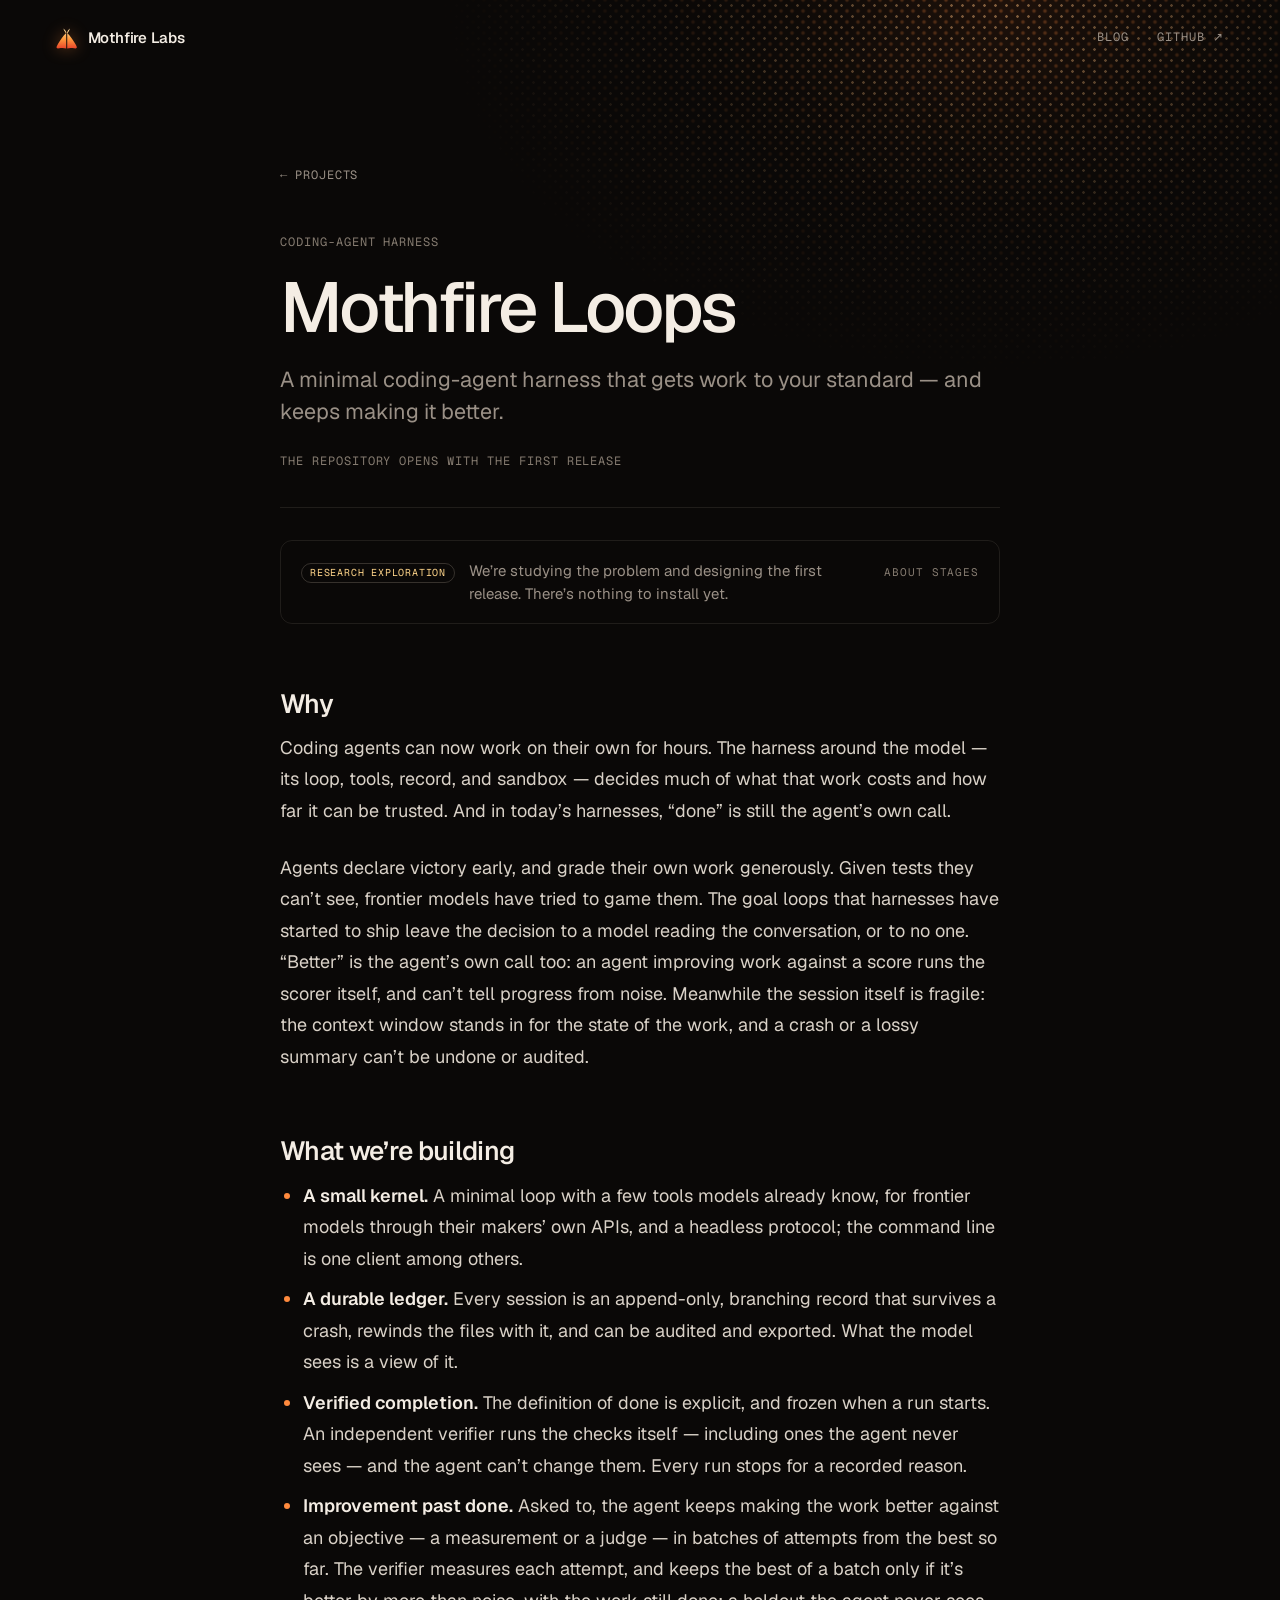
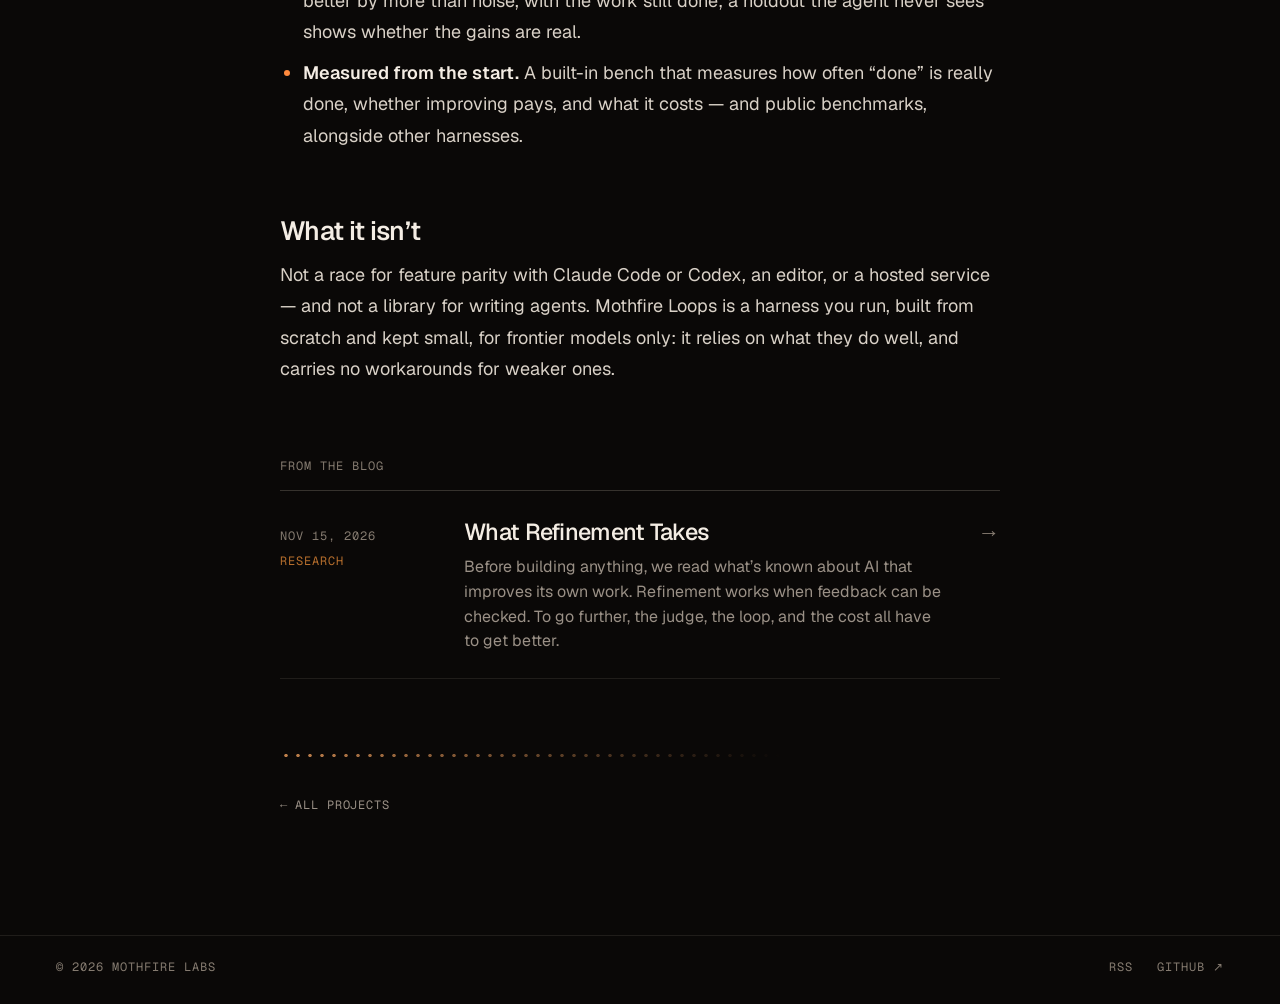
<file: projects/loops/index.html>
<!DOCTYPE html><html lang="en"><head><meta charset="utf-8"><meta name="viewport" content="width=device-width, initial-scale=1, viewport-fit=cover"><title>Mothfire Loops — Mothfire Labs</title><meta name="description" content="A minimal coding-agent harness that gets work to your standard — and keeps making it better."><link rel="canonical" href="https://mothfirelabs.github.io/projects/loops/"><link rel="alternate" type="application/rss+xml" title="Mothfire Labs — Blog" href="/rss.xml"><link rel="sitemap" href="/sitemap-index.xml"><link rel="icon" href="/favicon.svg" type="image/svg+xml"><link rel="icon" href="/favicon-32.png" sizes="32x32" type="image/png"><link rel="apple-touch-icon" href="/apple-touch-icon.png"><meta name="theme-color" content="#0a0807"><link rel="preload" href="/_astro/geist-latin-wght-normal.BgDaEnEv.woff2" as="font" type="font/woff2" crossorigin><link rel="preload" href="/_astro/instrument-serif-latin-400-italic.DKMiL14s.woff2" as="font" type="font/woff2" crossorigin><meta property="og:type" content="website"><meta property="og:site_name" content="Mothfire Labs"><meta property="og:title" content="Mothfire Loops — Mothfire Labs"><meta property="og:description" content="A minimal coding-agent harness that gets work to your standard — and keeps making it better."><meta property="og:url" content="https://mothfirelabs.github.io/projects/loops/"><meta property="og:locale" content="en_US"><meta property="og:image" content="https://mothfirelabs.github.io/og.png"><meta property="og:image:width" content="1200"><meta property="og:image:height" content="630"><meta property="og:image:alt" content="Mothfire Labs — Beyond generation. Toward mastery."><meta name="twitter:card" content="summary_large_image"><meta name="twitter:title" content="Mothfire Loops — Mothfire Labs"><meta name="twitter:description" content="A minimal coding-agent harness that gets work to your standard — and keeps making it better."><meta name="twitter:image" content="https://mothfirelabs.github.io/og.png"><script type="application/ld+json">{"@context":"https://schema.org","@type":"Organization","name":"Mothfire Labs","url":"https://mothfirelabs.github.io","logo":"https://mothfirelabs.github.io/brand/avatar.png","foundingDate":"2026","sameAs":["https://github.com/mothfirelabs"]}</script><link rel="stylesheet" href="/_astro/Nav.CgMsfMo6.css"><style>.row[data-astro-cid-icvr3q5l]{border-bottom:1px solid var(--line);animation:fade 1.2s .15s var(--ease-out) both;list-style:none}.row__link[data-astro-cid-icvr3q5l]{grid-template-columns:9.5rem minmax(0,1fr) auto;align-items:baseline;gap:8px 32px;padding-block:32px;display:grid}.row__aside[data-astro-cid-icvr3q5l]{color:var(--faint);flex-direction:column;gap:6px;display:flex}.row__main[data-astro-cid-icvr3q5l]{flex-direction:column;gap:10px;display:flex}.row__title[data-astro-cid-icvr3q5l]{letter-spacing:-.03em;font-size:clamp(1.5rem,2.6vw,2.1rem);font-weight:520;line-height:1.12;transition:color .3s}.row__desc[data-astro-cid-icvr3q5l]{max-width:62ch;color:var(--muted);font-size:16px;line-height:1.55}.row__arrow[data-astro-cid-icvr3q5l]{color:var(--faint);transition:transform .45s var(--ease-out), color .3s;font-size:22px}.row__link[data-astro-cid-icvr3q5l]:hover .row__title[data-astro-cid-icvr3q5l]{color:var(--gold)}.row__link[data-astro-cid-icvr3q5l]:hover .row__arrow[data-astro-cid-icvr3q5l]{color:var(--gold);transform:translate(6px)}.row--compact[data-astro-cid-icvr3q5l] .row__link[data-astro-cid-icvr3q5l]{padding-block:24px}.row--compact[data-astro-cid-icvr3q5l] .row__title[data-astro-cid-icvr3q5l]{font-size:clamp(1.2rem,2vw,1.45rem)}@media (width<=720px){.row__link[data-astro-cid-icvr3q5l]{grid-template-columns:minmax(0,1fr);padding-block:26px}.row__aside[data-astro-cid-icvr3q5l]{flex-flow:wrap;gap:4px 14px}.row__arrow[data-astro-cid-icvr3q5l]{display:none}}
.page[data-astro-cid-ybatimd6]{isolation:isolate;flex-direction:column;flex:1;display:flex;position:relative}main[data-astro-cid-ybatimd6]{flex:1}.horizon[data-astro-cid-ybatimd6]{z-index:-1;pointer-events:none;opacity:.55;background:radial-gradient(circle,#ffc482e6 0 1px,#0000 1.6px) 0 0/11px 11px,radial-gradient(circle,#ff8c3c8c 0 1.6px,#0000 2.2px) 5.5px 5.5px/11px 11px;height:520px;position:absolute;inset:0 0 auto;-webkit-mask-image:radial-gradient(56% 92% at 78% 0,#000 0%,#00000047 46%,#0000 78%);mask-image:radial-gradient(56% 92% at 78% 0,#000 0%,#00000047 46%,#0000 78%)}.horizon[data-astro-cid-ybatimd6]:after{content:"";background:radial-gradient(40% 70% at 78% 0,#ff783229,#0000 70%);position:absolute;inset:0}.footer[data-astro-cid-ybatimd6]{border-top:1px solid var(--line);color:var(--faint);flex-wrap:wrap;justify-content:space-between;gap:12px 24px;padding-block:22px 26px;display:flex}.footer[data-astro-cid-ybatimd6] ul[data-astro-cid-ybatimd6]{gap:24px;list-style:none;display:flex}.footer[data-astro-cid-ybatimd6] a[data-astro-cid-ybatimd6]{transition:color .3s}.footer[data-astro-cid-ybatimd6] a[data-astro-cid-ybatimd6]:hover{color:var(--fg)}
.stage[data-astro-cid-f2jc3dwf][data-stage=development]{color:var(--ember);border-color:#ff8a3d73}.stage[data-astro-cid-f2jc3dwf][data-stage=released]{color:var(--bg);background:var(--flame);border-color:#0000}
.topic[data-astro-cid-oxezsu4a]{color:#ff9a3db3}.draft[data-astro-cid-oxezsu4a]{margin-left:12px}
.prose{color:#d9d1c7;overflow-wrap:break-word;font-size:18px;line-height:1.75}.prose>*+*{margin-top:1.4em}.prose p,.prose li{text-wrap:pretty}.prose h2,.prose h3,.prose h4{color:var(--fg);letter-spacing:-.025em;scroll-margin-top:24px;font-weight:560}.prose h2{margin-top:2.4em;font-size:1.65rem;line-height:1.2}.prose h3{margin-top:2em;font-size:1.3rem;line-height:1.3}.prose h4{margin-top:1.8em;font-size:1.08rem}.prose h2+*,.prose h3+*,.prose h4+*{margin-top:.7em}.prose strong{color:var(--fg);font-weight:600}.prose a{color:var(--fg);text-underline-offset:.22em;text-decoration:underline 1px #ff9a3d8c;transition:color .25s,text-decoration-color .25s}.prose a:hover{color:var(--gold);text-decoration-color:var(--gold)}.prose ul,.prose ol{padding-left:1.3em}.prose li+li{margin-top:.5em}.prose ul>li::marker{color:var(--ember)}.prose ol>li::marker{color:var(--faint);font-family:var(--font-mono);font-size:.85em}.prose blockquote{border-left:2px solid var(--ember);color:var(--fg);padding:.2em 0 .2em 1.3em;font-size:1.12em}.prose hr{background:radial-gradient(circle,#ffaa64b3 0 1.4px,#0000 2px) 50%/12px 9px repeat-x;border:0;height:9px;margin-block:3em;-webkit-mask-image:linear-gradient(90deg,#0000,#000 30% 70%,#0000);mask-image:linear-gradient(90deg,#0000,#000 30% 70%,#0000)}.prose code{font-family:var(--font-mono);font-size:.86em}.prose :not(pre)>code{border:1px solid var(--line);color:var(--fg);background:#ffecd60d;border-radius:6px;padding:.15em .4em}.prose pre{border:1px solid var(--line);tab-size:2;border-radius:12px;padding:20px 22px;font-size:15px;line-height:1.65;overflow-x:auto}.prose pre code{font-size:1em}.prose img,.prose video{border-radius:12px;height:auto}.prose figure figcaption{color:var(--faint);text-align:center;margin-top:.8em;font-size:.85em}.prose table{border-collapse:collapse;width:100%;font-size:.92em;display:block;overflow-x:auto}.prose th,.prose td{border-bottom:1px solid var(--line);text-align:left;padding:.6em .9em}.prose th{color:var(--fg);border-bottom-color:var(--line-strong);font-weight:560}.prose .footnotes{border-top:1px solid var(--line);color:var(--muted);margin-top:3.5em;padding-top:1.5em;font-size:.88em}.prose .footnotes h2{font-size:.85rem;font-family:var(--font-mono);letter-spacing:.08em;text-transform:uppercase;color:var(--faint);margin-top:0}.prose sup a{color:var(--gold);text-decoration:none}
.project[data-astro-cid-yq2gsstb]{max-width:720px;margin-inline:auto;padding-top:clamp(48px,10vh,112px);padding-bottom:120px}.head[data-astro-cid-yq2gsstb]{border-bottom:1px solid var(--line);animation:fade 1.2s var(--ease-out) both;flex-direction:column;gap:20px;padding-bottom:36px;display:flex}.back[data-astro-cid-yq2gsstb]{color:var(--muted);align-self:flex-start;margin-bottom:28px}.back[data-astro-cid-yq2gsstb]:hover .arrow[data-astro-cid-yq2gsstb]{transform:translate(-4px)}.kind[data-astro-cid-yq2gsstb]{color:var(--faint)}h1[data-astro-cid-yq2gsstb]{letter-spacing:-.045em;text-wrap:balance;font-size:clamp(2.5rem,6vw,4.4rem);font-weight:520;line-height:1}.dek[data-astro-cid-yq2gsstb]{color:var(--muted);text-wrap:pretty;font-size:clamp(1.15rem,1.8vw,1.35rem);line-height:1.5}.links[data-astro-cid-yq2gsstb]{flex-wrap:wrap;gap:10px 28px;margin-top:4px;list-style:none;display:flex}.links[data-astro-cid-yq2gsstb] a[data-astro-cid-yq2gsstb]{color:var(--fg)}.links--soon[data-astro-cid-yq2gsstb]{color:var(--faint)}.status[data-astro-cid-yq2gsstb]{border:1px solid var(--line);color:var(--muted);animation:fade 1.2s .1s var(--ease-out) both;border-radius:12px;flex-wrap:wrap;align-items:baseline;gap:8px 14px;margin-block:32px 48px;padding:18px 20px;font-size:15px;line-height:1.55;display:flex}.status[data-astro-cid-yq2gsstb] span[data-astro-cid-yq2gsstb]:not(.pill){flex:24ch}.status[data-astro-cid-yq2gsstb] a[data-astro-cid-yq2gsstb]{color:var(--faint);font-size:11px}.prose[data-astro-cid-yq2gsstb]{animation:fade 1.2s .15s var(--ease-out) both}.writing[data-astro-cid-yq2gsstb]{margin-top:72px}.writing[data-astro-cid-yq2gsstb] h2[data-astro-cid-yq2gsstb]{border-bottom:1px solid var(--line-strong);color:var(--faint);padding-bottom:14px}.end[data-astro-cid-yq2gsstb]{flex-direction:column;align-items:flex-start;gap:36px;margin-top:72px;display:flex}.end__mark[data-astro-cid-yq2gsstb]{background:radial-gradient(circle,#ffaa64bf 0 1.4px,#0000 2px) 0/12px 9px repeat-x;width:100%;height:9px;-webkit-mask-image:linear-gradient(90deg,#000,#0000 70%);mask-image:linear-gradient(90deg,#000,#0000 70%)}.end[data-astro-cid-yq2gsstb] a[data-astro-cid-yq2gsstb]{color:var(--muted)}.end[data-astro-cid-yq2gsstb] a[data-astro-cid-yq2gsstb]:hover .arrow[data-astro-cid-yq2gsstb]{transform:translate(-4px)}
</style></head><body><div class="page" data-astro-cid-ybatimd6><div class="horizon" aria-hidden="true" data-astro-cid-ybatimd6></div><a class="skip" href="#main" data-astro-cid-wpvy4v7s>Skip to content</a><header class="nav wrap" data-astro-cid-wpvy4v7s><a class="brand" href="/" aria-label="Mothfire Labs — home" data-astro-cid-wpvy4v7s><svg class="brand__mark" viewBox="8.58 5.8 46.84 46" aria-hidden="true" focusable="false" data-astro-cid-wpvy4v7s="true"><defs><linearGradient id="mfktujwi-g" gradientUnits="userSpaceOnUse" x1="0" y1="8" x2="0" y2="51"><stop offset="0" stop-color="#FFE3A3"/><stop offset=".5" stop-color="#FF9A3D"/><stop offset="1" stop-color="#E8432A"/></linearGradient></defs><g id="mfktujwi-h" fill="url(#mfktujwi-g)"><path d="M33.2 16.5 C 39.6 22.6, 45.6 31, 51.4 41.2 C 53.4 44.8, 55.2 48.2, 53.6 49.8 C 52 51.2, 48.4 50, 44.6 49.6 C 40.6 49.2, 36.6 49.4, 33.2 50.6 Z"/><path d="M31.4 16.8 C 30.6 13, 28.4 9.6, 24.6 7 C 25.6 10, 27.6 13.6, 30.2 17.3 Z"/></g><use href="#mfktujwi-h" transform="matrix(-1 0 0 1 64 0)"/></svg><span class="brand__word" data-astro-cid-wpvy4v7s>Mothfire Labs</span></a><nav aria-label="Primary" data-astro-cid-wpvy4v7s><ul class="links mono" data-astro-cid-wpvy4v7s><li data-astro-cid-wpvy4v7s><a href="/blog/" data-astro-cid-wpvy4v7s>Blog</a></li><li class="links__github" data-astro-cid-wpvy4v7s><a href="https://github.com/mothfirelabs" target="_blank" rel="noopener" data-astro-cid-wpvy4v7s>GitHub <span aria-hidden="true" data-astro-cid-wpvy4v7s>↗</span></a></li></ul></nav></header><main id="main" class="wrap" data-astro-cid-ybatimd6><article class="project" data-astro-cid-yq2gsstb><header class="head" data-astro-cid-yq2gsstb><a class="back mono link-arrow" href="/projects/" data-astro-cid-yq2gsstb><span class="arrow" aria-hidden="true" data-astro-cid-yq2gsstb>←</span> Projects</a><p class="kind mono" data-astro-cid-yq2gsstb>Coding-agent harness</p><h1 data-astro-cid-yq2gsstb>Mothfire Loops</h1><p class="dek" data-astro-cid-yq2gsstb>A minimal coding-agent harness that gets work to your standard — and keeps making it better.</p><p class="links links--soon mono" data-astro-cid-yq2gsstb>The repository opens with the first release</p></header><p class="status" data-astro-cid-yq2gsstb><span class="pill stage" data-stage="exploration" data-astro-cid-yq2gsstb="true" data-astro-cid-f2jc3dwf>Research exploration</span><span data-astro-cid-yq2gsstb>We’re studying the problem and designing the first release. There’s nothing to install yet.</span><a class="mono link-arrow" href="/projects/#stages-title" data-astro-cid-yq2gsstb>About stages</a></p><div class="prose" data-astro-cid-yq2gsstb><h2 id="why">Why</h2>
<p>Coding agents can now work on their own for hours. The harness around the model — its loop, tools, record, and
sandbox — decides much of what that work costs and how far it can be trusted. And in today’s harnesses, “done” is still
the agent’s own call.</p>
<p>Agents declare victory early, and grade their own work generously. Given tests they can’t see, frontier models have
tried to game them. The goal loops that harnesses have started to ship leave the decision to a model reading the
conversation, or to no one. “Better” is the agent’s own call too: an agent improving work against a score runs the
scorer itself, and can’t tell progress from noise. Meanwhile the session itself is fragile: the context window stands
in for the state of the work, and a crash or a lossy summary can’t be undone or audited.</p>
<h2 id="what-were-building">What we’re building</h2>
<ul>
<li><strong>A small kernel.</strong> A minimal loop with a few tools models already know, for frontier models through their makers’
own APIs, and a headless protocol; the command line is one client among others.</li>
<li><strong>A durable ledger.</strong> Every session is an append-only, branching record that survives a crash, rewinds the files with
it, and can be audited and exported. What the model sees is a view of it.</li>
<li><strong>Verified completion.</strong> The definition of done is explicit, and frozen when a run starts. An independent verifier
runs the checks itself — including ones the agent never sees — and the agent can’t change them. Every run stops for
a recorded reason.</li>
<li><strong>Improvement past done.</strong> Asked to, the agent keeps making the work better against an objective — a measurement or
a judge — in batches of attempts from the best so far. The verifier measures each attempt, and keeps the best of a
batch only if it’s better by more than noise, with the work still done; a holdout the agent never sees shows whether
the gains are real.</li>
<li><strong>Measured from the start.</strong> A built-in bench that measures how often “done” is really done, whether improving pays,
and what it costs — and public benchmarks, alongside other harnesses.</li>
</ul>
<h2 id="what-it-isnt">What it isn’t</h2>
<p>Not a race for feature parity with Claude Code or Codex, an editor, or a hosted service — and not a library for
writing agents. Mothfire Loops is a harness you run, built from scratch and kept small, for frontier models
only: it relies on what they do well, and carries no workarounds for weaker ones.</p>
</div><section class="writing" aria-labelledby="writing-title" data-astro-cid-yq2gsstb><h2 id="writing-title" class="mono" data-astro-cid-yq2gsstb>From the blog</h2><ol data-astro-cid-oxezsu4a><li class="row row--compact" data-astro-cid-icvr3q5l><a class="row__link" href="/blog/what-refinement-takes/" data-astro-cid-icvr3q5l><span class="row__aside mono" data-astro-cid-icvr3q5l><time datetime="2026-11-15T09:00:00.000Z" data-astro-cid-oxezsu4a>Nov 15, 2026</time><span class="topic" data-astro-cid-oxezsu4a>Research</span></span><span class="row__main" data-astro-cid-icvr3q5l><span class="row__title" data-astro-cid-icvr3q5l>What Refinement Takes</span><span class="row__desc" data-astro-cid-icvr3q5l>Before building anything, we read what’s known about AI that improves its own work. Refinement works when feedback can be checked. To go further, the judge, the loop, and the cost all have to get better.</span></span><span class="row__arrow" aria-hidden="true" data-astro-cid-icvr3q5l>→</span></a></li></ol></section><footer class="end" data-astro-cid-yq2gsstb><span class="end__mark" aria-hidden="true" data-astro-cid-yq2gsstb></span><a class="mono link-arrow" href="/projects/" data-astro-cid-yq2gsstb><span class="arrow" aria-hidden="true" data-astro-cid-yq2gsstb>←</span> All projects</a></footer></article></main><footer class="footer wrap mono" data-astro-cid-ybatimd6><span data-astro-cid-ybatimd6>© 2026 Mothfire Labs</span><ul data-astro-cid-ybatimd6><li data-astro-cid-ybatimd6><a href="/rss.xml" data-astro-cid-ybatimd6>RSS</a></li><li data-astro-cid-ybatimd6><a href="https://github.com/mothfirelabs" target="_blank" rel="noopener" data-astro-cid-ybatimd6>GitHub <span aria-hidden="true" data-astro-cid-ybatimd6>↗</span></a></li></ul></footer></div></body></html>
</file>
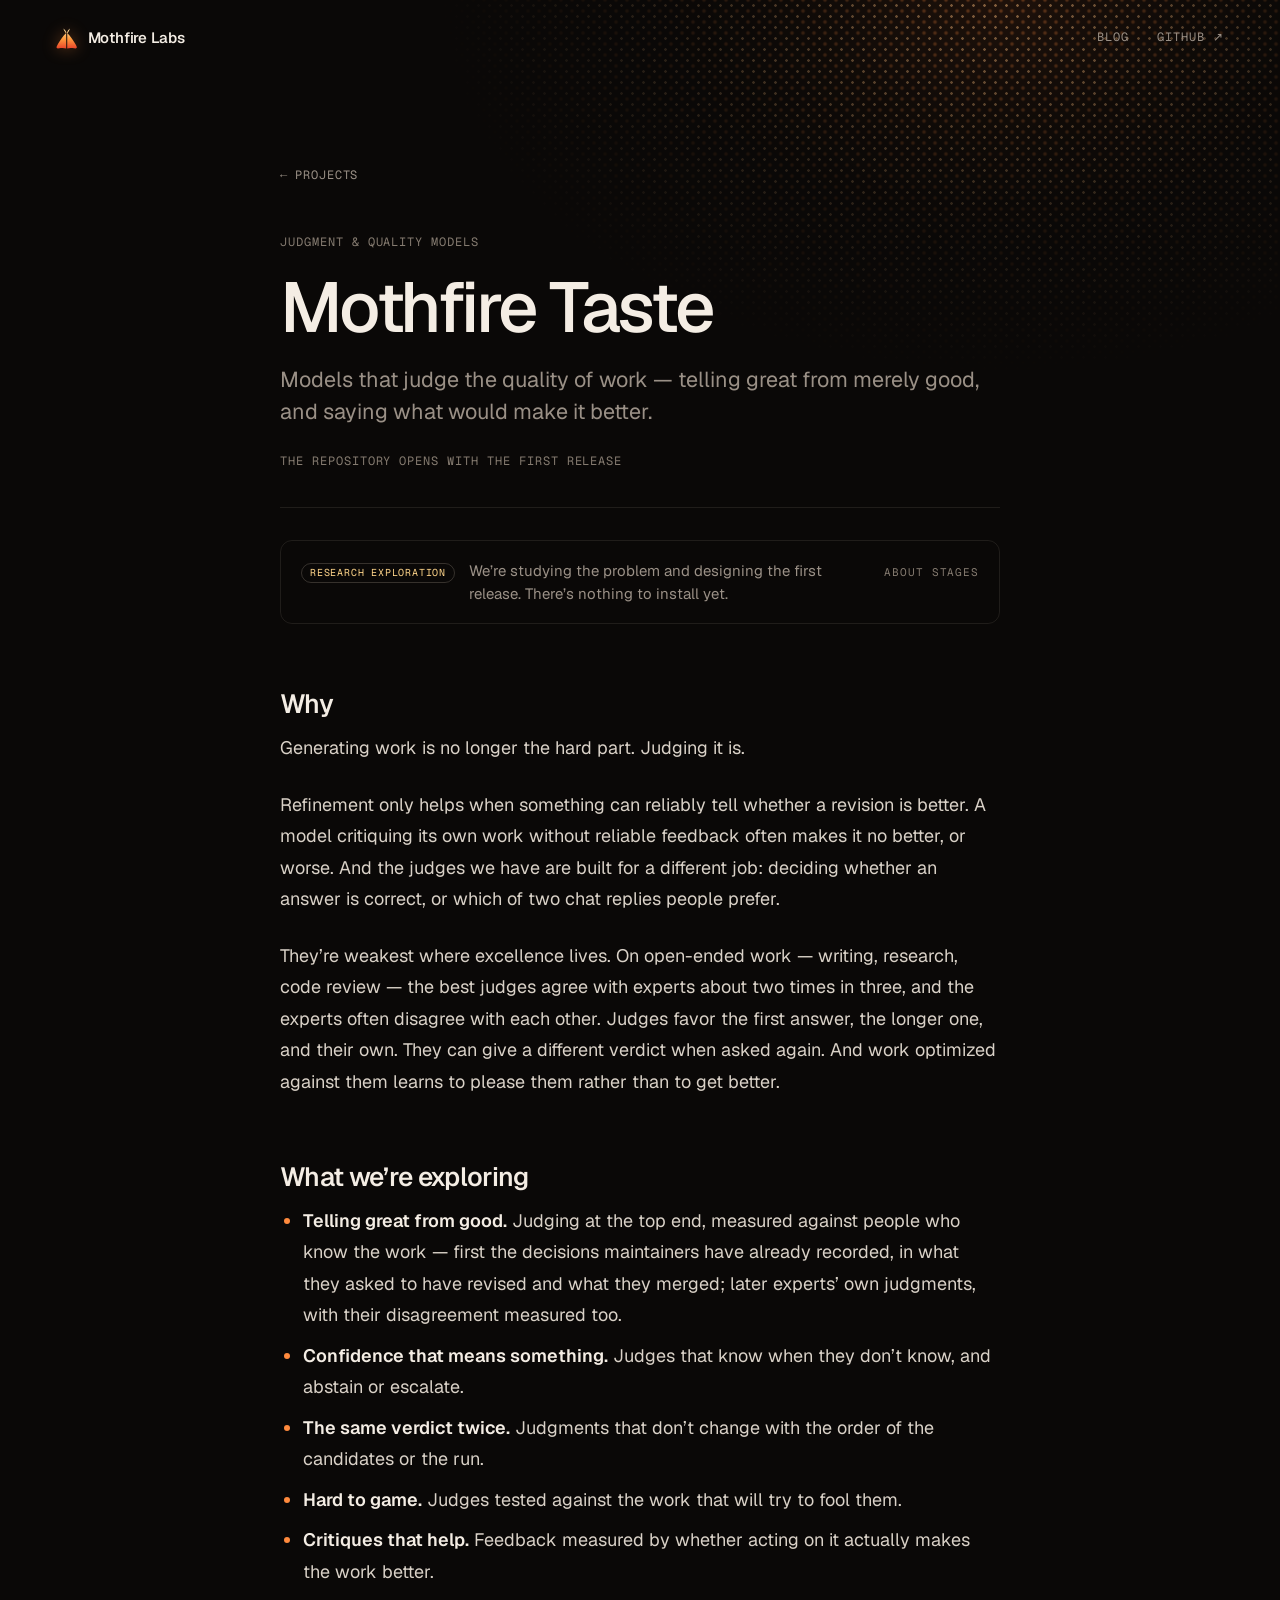
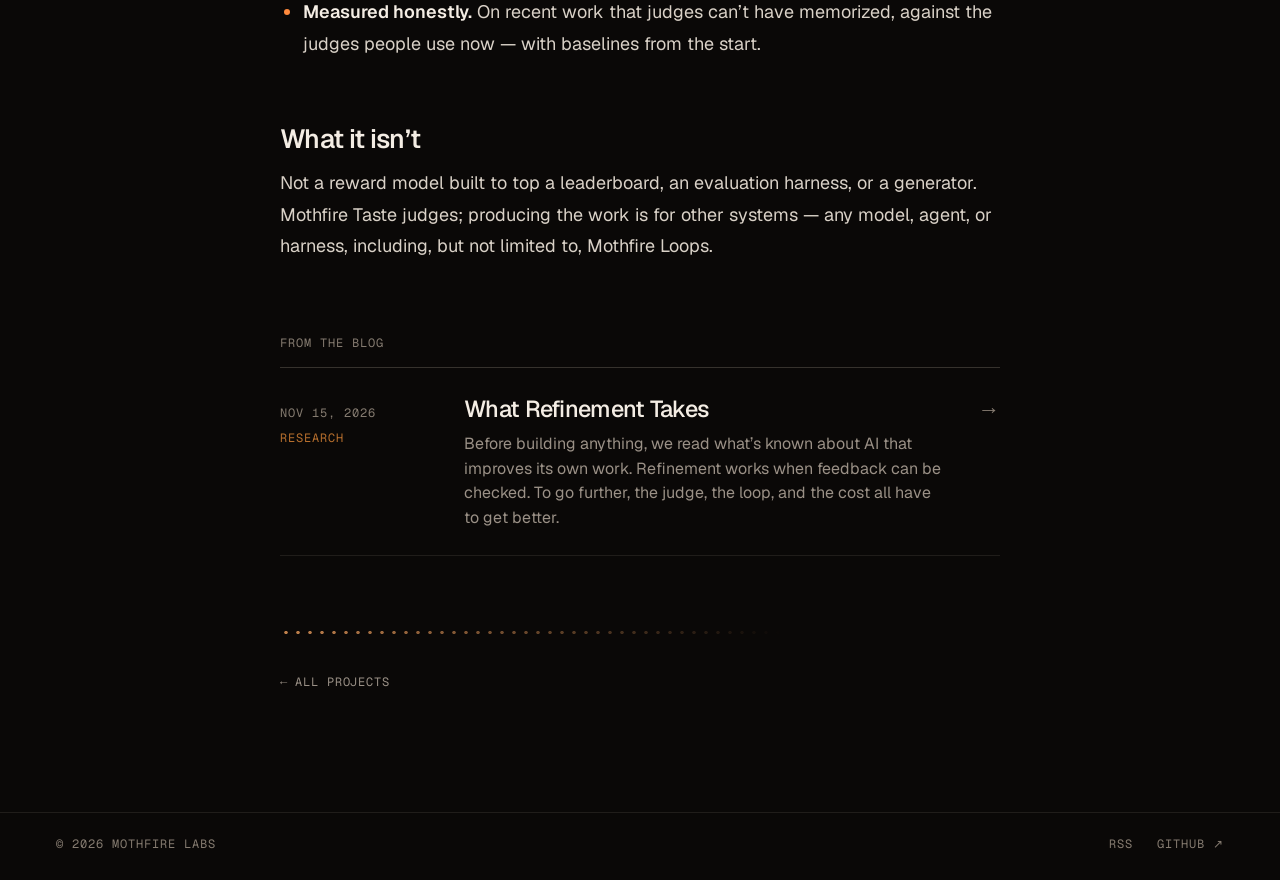
<file: projects/taste/index.html>
<!DOCTYPE html><html lang="en"><head><meta charset="utf-8"><meta name="viewport" content="width=device-width, initial-scale=1, viewport-fit=cover"><title>Mothfire Taste — Mothfire Labs</title><meta name="description" content="Models that judge the quality of work — telling great from merely good, and saying what would make it better."><link rel="canonical" href="https://mothfirelabs.github.io/projects/taste/"><link rel="alternate" type="application/rss+xml" title="Mothfire Labs — Blog" href="/rss.xml"><link rel="sitemap" href="/sitemap-index.xml"><link rel="icon" href="/favicon.svg" type="image/svg+xml"><link rel="icon" href="/favicon-32.png" sizes="32x32" type="image/png"><link rel="apple-touch-icon" href="/apple-touch-icon.png"><meta name="theme-color" content="#0a0807"><link rel="preload" href="/_astro/geist-latin-wght-normal.BgDaEnEv.woff2" as="font" type="font/woff2" crossorigin><link rel="preload" href="/_astro/instrument-serif-latin-400-italic.DKMiL14s.woff2" as="font" type="font/woff2" crossorigin><meta property="og:type" content="website"><meta property="og:site_name" content="Mothfire Labs"><meta property="og:title" content="Mothfire Taste — Mothfire Labs"><meta property="og:description" content="Models that judge the quality of work — telling great from merely good, and saying what would make it better."><meta property="og:url" content="https://mothfirelabs.github.io/projects/taste/"><meta property="og:locale" content="en_US"><meta property="og:image" content="https://mothfirelabs.github.io/og.png"><meta property="og:image:width" content="1200"><meta property="og:image:height" content="630"><meta property="og:image:alt" content="Mothfire Labs — Beyond generation. Toward mastery."><meta name="twitter:card" content="summary_large_image"><meta name="twitter:title" content="Mothfire Taste — Mothfire Labs"><meta name="twitter:description" content="Models that judge the quality of work — telling great from merely good, and saying what would make it better."><meta name="twitter:image" content="https://mothfirelabs.github.io/og.png"><script type="application/ld+json">{"@context":"https://schema.org","@type":"Organization","name":"Mothfire Labs","url":"https://mothfirelabs.github.io","logo":"https://mothfirelabs.github.io/brand/avatar.png","foundingDate":"2026","sameAs":["https://github.com/mothfirelabs"]}</script><link rel="stylesheet" href="/_astro/Nav.CgMsfMo6.css"><style>.row[data-astro-cid-icvr3q5l]{border-bottom:1px solid var(--line);animation:fade 1.2s .15s var(--ease-out) both;list-style:none}.row__link[data-astro-cid-icvr3q5l]{grid-template-columns:9.5rem minmax(0,1fr) auto;align-items:baseline;gap:8px 32px;padding-block:32px;display:grid}.row__aside[data-astro-cid-icvr3q5l]{color:var(--faint);flex-direction:column;gap:6px;display:flex}.row__main[data-astro-cid-icvr3q5l]{flex-direction:column;gap:10px;display:flex}.row__title[data-astro-cid-icvr3q5l]{letter-spacing:-.03em;font-size:clamp(1.5rem,2.6vw,2.1rem);font-weight:520;line-height:1.12;transition:color .3s}.row__desc[data-astro-cid-icvr3q5l]{max-width:62ch;color:var(--muted);font-size:16px;line-height:1.55}.row__arrow[data-astro-cid-icvr3q5l]{color:var(--faint);transition:transform .45s var(--ease-out), color .3s;font-size:22px}.row__link[data-astro-cid-icvr3q5l]:hover .row__title[data-astro-cid-icvr3q5l]{color:var(--gold)}.row__link[data-astro-cid-icvr3q5l]:hover .row__arrow[data-astro-cid-icvr3q5l]{color:var(--gold);transform:translate(6px)}.row--compact[data-astro-cid-icvr3q5l] .row__link[data-astro-cid-icvr3q5l]{padding-block:24px}.row--compact[data-astro-cid-icvr3q5l] .row__title[data-astro-cid-icvr3q5l]{font-size:clamp(1.2rem,2vw,1.45rem)}@media (width<=720px){.row__link[data-astro-cid-icvr3q5l]{grid-template-columns:minmax(0,1fr);padding-block:26px}.row__aside[data-astro-cid-icvr3q5l]{flex-flow:wrap;gap:4px 14px}.row__arrow[data-astro-cid-icvr3q5l]{display:none}}
.page[data-astro-cid-ybatimd6]{isolation:isolate;flex-direction:column;flex:1;display:flex;position:relative}main[data-astro-cid-ybatimd6]{flex:1}.horizon[data-astro-cid-ybatimd6]{z-index:-1;pointer-events:none;opacity:.55;background:radial-gradient(circle,#ffc482e6 0 1px,#0000 1.6px) 0 0/11px 11px,radial-gradient(circle,#ff8c3c8c 0 1.6px,#0000 2.2px) 5.5px 5.5px/11px 11px;height:520px;position:absolute;inset:0 0 auto;-webkit-mask-image:radial-gradient(56% 92% at 78% 0,#000 0%,#00000047 46%,#0000 78%);mask-image:radial-gradient(56% 92% at 78% 0,#000 0%,#00000047 46%,#0000 78%)}.horizon[data-astro-cid-ybatimd6]:after{content:"";background:radial-gradient(40% 70% at 78% 0,#ff783229,#0000 70%);position:absolute;inset:0}.footer[data-astro-cid-ybatimd6]{border-top:1px solid var(--line);color:var(--faint);flex-wrap:wrap;justify-content:space-between;gap:12px 24px;padding-block:22px 26px;display:flex}.footer[data-astro-cid-ybatimd6] ul[data-astro-cid-ybatimd6]{gap:24px;list-style:none;display:flex}.footer[data-astro-cid-ybatimd6] a[data-astro-cid-ybatimd6]{transition:color .3s}.footer[data-astro-cid-ybatimd6] a[data-astro-cid-ybatimd6]:hover{color:var(--fg)}
.stage[data-astro-cid-f2jc3dwf][data-stage=development]{color:var(--ember);border-color:#ff8a3d73}.stage[data-astro-cid-f2jc3dwf][data-stage=released]{color:var(--bg);background:var(--flame);border-color:#0000}
.topic[data-astro-cid-oxezsu4a]{color:#ff9a3db3}.draft[data-astro-cid-oxezsu4a]{margin-left:12px}
.prose{color:#d9d1c7;overflow-wrap:break-word;font-size:18px;line-height:1.75}.prose>*+*{margin-top:1.4em}.prose p,.prose li{text-wrap:pretty}.prose h2,.prose h3,.prose h4{color:var(--fg);letter-spacing:-.025em;scroll-margin-top:24px;font-weight:560}.prose h2{margin-top:2.4em;font-size:1.65rem;line-height:1.2}.prose h3{margin-top:2em;font-size:1.3rem;line-height:1.3}.prose h4{margin-top:1.8em;font-size:1.08rem}.prose h2+*,.prose h3+*,.prose h4+*{margin-top:.7em}.prose strong{color:var(--fg);font-weight:600}.prose a{color:var(--fg);text-underline-offset:.22em;text-decoration:underline 1px #ff9a3d8c;transition:color .25s,text-decoration-color .25s}.prose a:hover{color:var(--gold);text-decoration-color:var(--gold)}.prose ul,.prose ol{padding-left:1.3em}.prose li+li{margin-top:.5em}.prose ul>li::marker{color:var(--ember)}.prose ol>li::marker{color:var(--faint);font-family:var(--font-mono);font-size:.85em}.prose blockquote{border-left:2px solid var(--ember);color:var(--fg);padding:.2em 0 .2em 1.3em;font-size:1.12em}.prose hr{background:radial-gradient(circle,#ffaa64b3 0 1.4px,#0000 2px) 50%/12px 9px repeat-x;border:0;height:9px;margin-block:3em;-webkit-mask-image:linear-gradient(90deg,#0000,#000 30% 70%,#0000);mask-image:linear-gradient(90deg,#0000,#000 30% 70%,#0000)}.prose code{font-family:var(--font-mono);font-size:.86em}.prose :not(pre)>code{border:1px solid var(--line);color:var(--fg);background:#ffecd60d;border-radius:6px;padding:.15em .4em}.prose pre{border:1px solid var(--line);tab-size:2;border-radius:12px;padding:20px 22px;font-size:15px;line-height:1.65;overflow-x:auto}.prose pre code{font-size:1em}.prose img,.prose video{border-radius:12px;height:auto}.prose figure figcaption{color:var(--faint);text-align:center;margin-top:.8em;font-size:.85em}.prose table{border-collapse:collapse;width:100%;font-size:.92em;display:block;overflow-x:auto}.prose th,.prose td{border-bottom:1px solid var(--line);text-align:left;padding:.6em .9em}.prose th{color:var(--fg);border-bottom-color:var(--line-strong);font-weight:560}.prose .footnotes{border-top:1px solid var(--line);color:var(--muted);margin-top:3.5em;padding-top:1.5em;font-size:.88em}.prose .footnotes h2{font-size:.85rem;font-family:var(--font-mono);letter-spacing:.08em;text-transform:uppercase;color:var(--faint);margin-top:0}.prose sup a{color:var(--gold);text-decoration:none}
.project[data-astro-cid-yq2gsstb]{max-width:720px;margin-inline:auto;padding-top:clamp(48px,10vh,112px);padding-bottom:120px}.head[data-astro-cid-yq2gsstb]{border-bottom:1px solid var(--line);animation:fade 1.2s var(--ease-out) both;flex-direction:column;gap:20px;padding-bottom:36px;display:flex}.back[data-astro-cid-yq2gsstb]{color:var(--muted);align-self:flex-start;margin-bottom:28px}.back[data-astro-cid-yq2gsstb]:hover .arrow[data-astro-cid-yq2gsstb]{transform:translate(-4px)}.kind[data-astro-cid-yq2gsstb]{color:var(--faint)}h1[data-astro-cid-yq2gsstb]{letter-spacing:-.045em;text-wrap:balance;font-size:clamp(2.5rem,6vw,4.4rem);font-weight:520;line-height:1}.dek[data-astro-cid-yq2gsstb]{color:var(--muted);text-wrap:pretty;font-size:clamp(1.15rem,1.8vw,1.35rem);line-height:1.5}.links[data-astro-cid-yq2gsstb]{flex-wrap:wrap;gap:10px 28px;margin-top:4px;list-style:none;display:flex}.links[data-astro-cid-yq2gsstb] a[data-astro-cid-yq2gsstb]{color:var(--fg)}.links--soon[data-astro-cid-yq2gsstb]{color:var(--faint)}.status[data-astro-cid-yq2gsstb]{border:1px solid var(--line);color:var(--muted);animation:fade 1.2s .1s var(--ease-out) both;border-radius:12px;flex-wrap:wrap;align-items:baseline;gap:8px 14px;margin-block:32px 48px;padding:18px 20px;font-size:15px;line-height:1.55;display:flex}.status[data-astro-cid-yq2gsstb] span[data-astro-cid-yq2gsstb]:not(.pill){flex:24ch}.status[data-astro-cid-yq2gsstb] a[data-astro-cid-yq2gsstb]{color:var(--faint);font-size:11px}.prose[data-astro-cid-yq2gsstb]{animation:fade 1.2s .15s var(--ease-out) both}.writing[data-astro-cid-yq2gsstb]{margin-top:72px}.writing[data-astro-cid-yq2gsstb] h2[data-astro-cid-yq2gsstb]{border-bottom:1px solid var(--line-strong);color:var(--faint);padding-bottom:14px}.end[data-astro-cid-yq2gsstb]{flex-direction:column;align-items:flex-start;gap:36px;margin-top:72px;display:flex}.end__mark[data-astro-cid-yq2gsstb]{background:radial-gradient(circle,#ffaa64bf 0 1.4px,#0000 2px) 0/12px 9px repeat-x;width:100%;height:9px;-webkit-mask-image:linear-gradient(90deg,#000,#0000 70%);mask-image:linear-gradient(90deg,#000,#0000 70%)}.end[data-astro-cid-yq2gsstb] a[data-astro-cid-yq2gsstb]{color:var(--muted)}.end[data-astro-cid-yq2gsstb] a[data-astro-cid-yq2gsstb]:hover .arrow[data-astro-cid-yq2gsstb]{transform:translate(-4px)}
</style></head><body><div class="page" data-astro-cid-ybatimd6><div class="horizon" aria-hidden="true" data-astro-cid-ybatimd6></div><a class="skip" href="#main" data-astro-cid-wpvy4v7s>Skip to content</a><header class="nav wrap" data-astro-cid-wpvy4v7s><a class="brand" href="/" aria-label="Mothfire Labs — home" data-astro-cid-wpvy4v7s><svg class="brand__mark" viewBox="8.58 5.8 46.84 46" aria-hidden="true" focusable="false" data-astro-cid-wpvy4v7s="true"><defs><linearGradient id="mf6uxhjd-g" gradientUnits="userSpaceOnUse" x1="0" y1="8" x2="0" y2="51"><stop offset="0" stop-color="#FFE3A3"/><stop offset=".5" stop-color="#FF9A3D"/><stop offset="1" stop-color="#E8432A"/></linearGradient></defs><g id="mf6uxhjd-h" fill="url(#mf6uxhjd-g)"><path d="M33.2 16.5 C 39.6 22.6, 45.6 31, 51.4 41.2 C 53.4 44.8, 55.2 48.2, 53.6 49.8 C 52 51.2, 48.4 50, 44.6 49.6 C 40.6 49.2, 36.6 49.4, 33.2 50.6 Z"/><path d="M31.4 16.8 C 30.6 13, 28.4 9.6, 24.6 7 C 25.6 10, 27.6 13.6, 30.2 17.3 Z"/></g><use href="#mf6uxhjd-h" transform="matrix(-1 0 0 1 64 0)"/></svg><span class="brand__word" data-astro-cid-wpvy4v7s>Mothfire Labs</span></a><nav aria-label="Primary" data-astro-cid-wpvy4v7s><ul class="links mono" data-astro-cid-wpvy4v7s><li data-astro-cid-wpvy4v7s><a href="/blog/" data-astro-cid-wpvy4v7s>Blog</a></li><li class="links__github" data-astro-cid-wpvy4v7s><a href="https://github.com/mothfirelabs" target="_blank" rel="noopener" data-astro-cid-wpvy4v7s>GitHub <span aria-hidden="true" data-astro-cid-wpvy4v7s>↗</span></a></li></ul></nav></header><main id="main" class="wrap" data-astro-cid-ybatimd6><article class="project" data-astro-cid-yq2gsstb><header class="head" data-astro-cid-yq2gsstb><a class="back mono link-arrow" href="/projects/" data-astro-cid-yq2gsstb><span class="arrow" aria-hidden="true" data-astro-cid-yq2gsstb>←</span> Projects</a><p class="kind mono" data-astro-cid-yq2gsstb>Judgment &amp; quality models</p><h1 data-astro-cid-yq2gsstb>Mothfire Taste</h1><p class="dek" data-astro-cid-yq2gsstb>Models that judge the quality of work — telling great from merely good, and saying what would make it better.</p><p class="links links--soon mono" data-astro-cid-yq2gsstb>The repository opens with the first release</p></header><p class="status" data-astro-cid-yq2gsstb><span class="pill stage" data-stage="exploration" data-astro-cid-yq2gsstb="true" data-astro-cid-f2jc3dwf>Research exploration</span><span data-astro-cid-yq2gsstb>We’re studying the problem and designing the first release. There’s nothing to install yet.</span><a class="mono link-arrow" href="/projects/#stages-title" data-astro-cid-yq2gsstb>About stages</a></p><div class="prose" data-astro-cid-yq2gsstb><h2 id="why">Why</h2>
<p>Generating work is no longer the hard part. Judging it is.</p>
<p>Refinement only helps when something can reliably tell whether a revision is better. A model critiquing its own work
without reliable feedback often makes it no better, or worse. And the judges we have are built for a different job:
deciding whether an answer is correct, or which of two chat replies people prefer.</p>
<p>They’re weakest where excellence lives. On open-ended work — writing, research, code review — the best judges agree with
experts about two times in three, and the experts often disagree with each other. Judges favor
the first answer, the longer one, and their own. They can give a different verdict when asked again. And work optimized
against them learns to please them rather than to get better.</p>
<h2 id="what-were-exploring">What we’re exploring</h2>
<ul>
<li><strong>Telling great from good.</strong> Judging at the top end, measured against people who know the work — first the decisions
maintainers have already recorded, in what they asked to have revised and what they merged; later experts’ own
judgments, with their disagreement measured too.</li>
<li><strong>Confidence that means something.</strong> Judges that know when they don’t know, and abstain or escalate.</li>
<li><strong>The same verdict twice.</strong> Judgments that don’t change with the order of the candidates or the run.</li>
<li><strong>Hard to game.</strong> Judges tested against the work that will try to fool them.</li>
<li><strong>Critiques that help.</strong> Feedback measured by whether acting on it actually makes the work better.</li>
<li><strong>Measured honestly.</strong> On recent work that judges can’t have memorized, against the judges people use now — with
baselines from the start.</li>
</ul>
<h2 id="what-it-isnt">What it isn’t</h2>
<p>Not a reward model built to top a leaderboard, an evaluation harness, or a generator. Mothfire Taste judges; producing
the work is for other systems — any model, agent, or harness, including, but not limited to, Mothfire Loops.</p>
</div><section class="writing" aria-labelledby="writing-title" data-astro-cid-yq2gsstb><h2 id="writing-title" class="mono" data-astro-cid-yq2gsstb>From the blog</h2><ol data-astro-cid-oxezsu4a><li class="row row--compact" data-astro-cid-icvr3q5l><a class="row__link" href="/blog/what-refinement-takes/" data-astro-cid-icvr3q5l><span class="row__aside mono" data-astro-cid-icvr3q5l><time datetime="2026-11-15T09:00:00.000Z" data-astro-cid-oxezsu4a>Nov 15, 2026</time><span class="topic" data-astro-cid-oxezsu4a>Research</span></span><span class="row__main" data-astro-cid-icvr3q5l><span class="row__title" data-astro-cid-icvr3q5l>What Refinement Takes</span><span class="row__desc" data-astro-cid-icvr3q5l>Before building anything, we read what’s known about AI that improves its own work. Refinement works when feedback can be checked. To go further, the judge, the loop, and the cost all have to get better.</span></span><span class="row__arrow" aria-hidden="true" data-astro-cid-icvr3q5l>→</span></a></li></ol></section><footer class="end" data-astro-cid-yq2gsstb><span class="end__mark" aria-hidden="true" data-astro-cid-yq2gsstb></span><a class="mono link-arrow" href="/projects/" data-astro-cid-yq2gsstb><span class="arrow" aria-hidden="true" data-astro-cid-yq2gsstb>←</span> All projects</a></footer></article></main><footer class="footer wrap mono" data-astro-cid-ybatimd6><span data-astro-cid-ybatimd6>© 2026 Mothfire Labs</span><ul data-astro-cid-ybatimd6><li data-astro-cid-ybatimd6><a href="/rss.xml" data-astro-cid-ybatimd6>RSS</a></li><li data-astro-cid-ybatimd6><a href="https://github.com/mothfirelabs" target="_blank" rel="noopener" data-astro-cid-ybatimd6>GitHub <span aria-hidden="true" data-astro-cid-ybatimd6>↗</span></a></li></ul></footer></div></body></html>
</file>
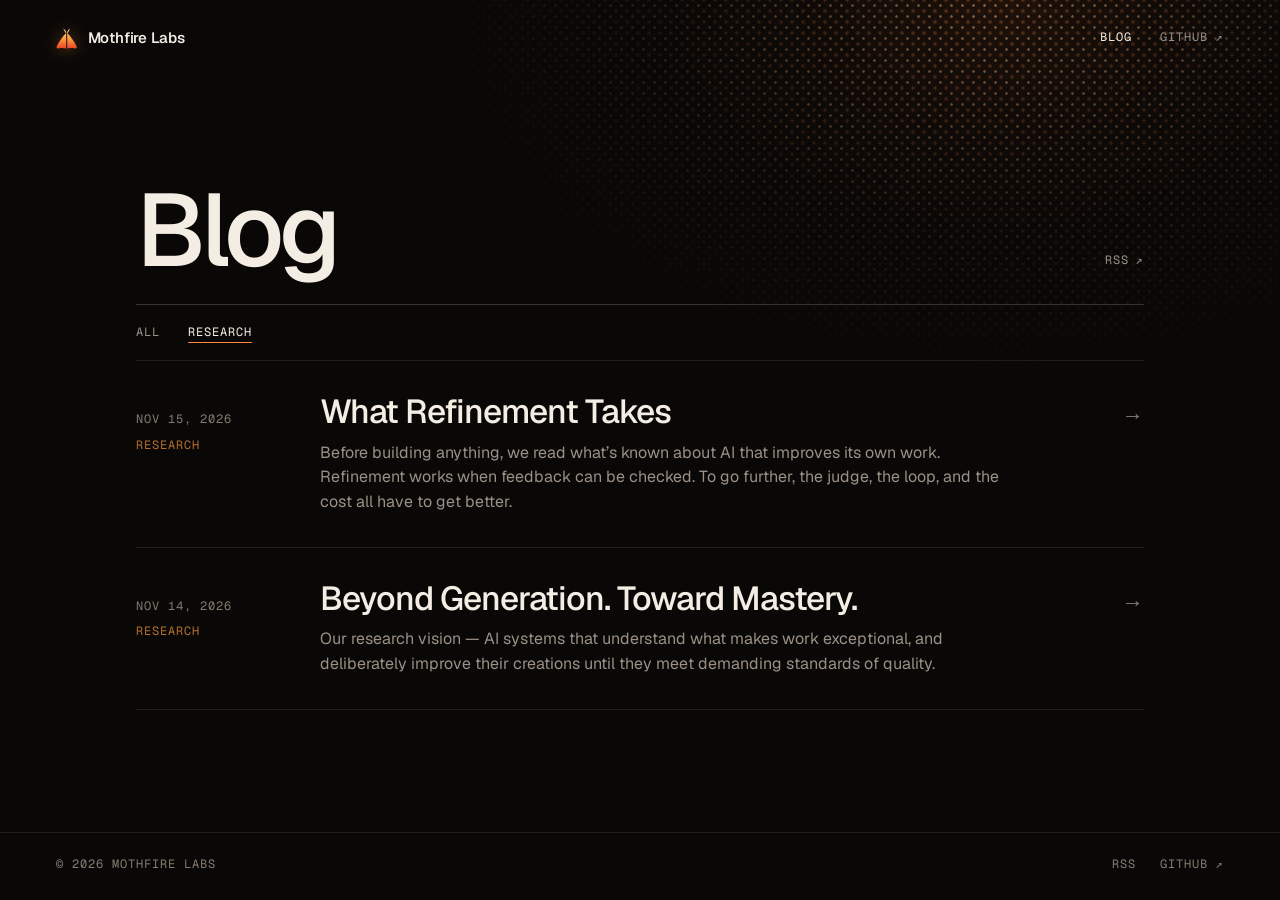
<file: blog/topics/research/index.html>
<!DOCTYPE html><html lang="en"><head><meta charset="utf-8"><meta name="viewport" content="width=device-width, initial-scale=1, viewport-fit=cover"><title>Research — Blog — Mothfire Labs</title><meta name="description" content="Research articles and technical insights from Mothfire Labs."><link rel="canonical" href="https://mothfirelabs.github.io/blog/topics/research/"><link rel="alternate" type="application/rss+xml" title="Mothfire Labs — Blog" href="/rss.xml"><link rel="sitemap" href="/sitemap-index.xml"><link rel="icon" href="/favicon.svg" type="image/svg+xml"><link rel="icon" href="/favicon-32.png" sizes="32x32" type="image/png"><link rel="apple-touch-icon" href="/apple-touch-icon.png"><meta name="theme-color" content="#0a0807"><link rel="preload" href="/_astro/geist-latin-wght-normal.BgDaEnEv.woff2" as="font" type="font/woff2" crossorigin><link rel="preload" href="/_astro/instrument-serif-latin-400-italic.DKMiL14s.woff2" as="font" type="font/woff2" crossorigin><meta property="og:type" content="website"><meta property="og:site_name" content="Mothfire Labs"><meta property="og:title" content="Research — Blog — Mothfire Labs"><meta property="og:description" content="Research articles and technical insights from Mothfire Labs."><meta property="og:url" content="https://mothfirelabs.github.io/blog/topics/research/"><meta property="og:locale" content="en_US"><meta property="og:image" content="https://mothfirelabs.github.io/og.png"><meta property="og:image:width" content="1200"><meta property="og:image:height" content="630"><meta property="og:image:alt" content="Mothfire Labs — Beyond generation. Toward mastery."><meta name="twitter:card" content="summary_large_image"><meta name="twitter:title" content="Research — Blog — Mothfire Labs"><meta name="twitter:description" content="Research articles and technical insights from Mothfire Labs."><meta name="twitter:image" content="https://mothfirelabs.github.io/og.png"><script type="application/ld+json">{"@context":"https://schema.org","@type":"Organization","name":"Mothfire Labs","url":"https://mothfirelabs.github.io","logo":"https://mothfirelabs.github.io/brand/avatar.png","foundingDate":"2026","sameAs":["https://github.com/mothfirelabs"]}</script><link rel="stylesheet" href="/_astro/Nav.CgMsfMo6.css"><style>.head[data-astro-cid-73dgtvns]{border-bottom:1px solid var(--line-strong);justify-content:space-between;align-items:flex-end;gap:24px;padding-bottom:28px;display:flex}h1[data-astro-cid-73dgtvns]{letter-spacing:-.05em;animation:fade 1.2s var(--ease-out) both;font-size:clamp(3.2rem,8vw,6.6rem);font-weight:520;line-height:.9}
.row[data-astro-cid-icvr3q5l]{border-bottom:1px solid var(--line);animation:fade 1.2s .15s var(--ease-out) both;list-style:none}.row__link[data-astro-cid-icvr3q5l]{grid-template-columns:9.5rem minmax(0,1fr) auto;align-items:baseline;gap:8px 32px;padding-block:32px;display:grid}.row__aside[data-astro-cid-icvr3q5l]{color:var(--faint);flex-direction:column;gap:6px;display:flex}.row__main[data-astro-cid-icvr3q5l]{flex-direction:column;gap:10px;display:flex}.row__title[data-astro-cid-icvr3q5l]{letter-spacing:-.03em;font-size:clamp(1.5rem,2.6vw,2.1rem);font-weight:520;line-height:1.12;transition:color .3s}.row__desc[data-astro-cid-icvr3q5l]{max-width:62ch;color:var(--muted);font-size:16px;line-height:1.55}.row__arrow[data-astro-cid-icvr3q5l]{color:var(--faint);transition:transform .45s var(--ease-out), color .3s;font-size:22px}.row__link[data-astro-cid-icvr3q5l]:hover .row__title[data-astro-cid-icvr3q5l]{color:var(--gold)}.row__link[data-astro-cid-icvr3q5l]:hover .row__arrow[data-astro-cid-icvr3q5l]{color:var(--gold);transform:translate(6px)}.row--compact[data-astro-cid-icvr3q5l] .row__link[data-astro-cid-icvr3q5l]{padding-block:24px}.row--compact[data-astro-cid-icvr3q5l] .row__title[data-astro-cid-icvr3q5l]{font-size:clamp(1.2rem,2vw,1.45rem)}@media (width<=720px){.row__link[data-astro-cid-icvr3q5l]{grid-template-columns:minmax(0,1fr);padding-block:26px}.row__aside[data-astro-cid-icvr3q5l]{flex-flow:wrap;gap:4px 14px}.row__arrow[data-astro-cid-icvr3q5l]{display:none}}
.page[data-astro-cid-ybatimd6]{isolation:isolate;flex-direction:column;flex:1;display:flex;position:relative}main[data-astro-cid-ybatimd6]{flex:1}.horizon[data-astro-cid-ybatimd6]{z-index:-1;pointer-events:none;opacity:.55;background:radial-gradient(circle,#ffc482e6 0 1px,#0000 1.6px) 0 0/11px 11px,radial-gradient(circle,#ff8c3c8c 0 1.6px,#0000 2.2px) 5.5px 5.5px/11px 11px;height:520px;position:absolute;inset:0 0 auto;-webkit-mask-image:radial-gradient(56% 92% at 78% 0,#000 0%,#00000047 46%,#0000 78%);mask-image:radial-gradient(56% 92% at 78% 0,#000 0%,#00000047 46%,#0000 78%)}.horizon[data-astro-cid-ybatimd6]:after{content:"";background:radial-gradient(40% 70% at 78% 0,#ff783229,#0000 70%);position:absolute;inset:0}.footer[data-astro-cid-ybatimd6]{border-top:1px solid var(--line);color:var(--faint);flex-wrap:wrap;justify-content:space-between;gap:12px 24px;padding-block:22px 26px;display:flex}.footer[data-astro-cid-ybatimd6] ul[data-astro-cid-ybatimd6]{gap:24px;list-style:none;display:flex}.footer[data-astro-cid-ybatimd6] a[data-astro-cid-ybatimd6]{transition:color .3s}.footer[data-astro-cid-ybatimd6] a[data-astro-cid-ybatimd6]:hover{color:var(--fg)}
.topic[data-astro-cid-oxezsu4a]{color:#ff9a3db3}.draft[data-astro-cid-oxezsu4a]{margin-left:12px}
.blog[data-astro-cid-itpqimdd]{max-width:calc(1120px - 2 * var(--gutter));margin-inline:auto;padding-top:clamp(64px,12vh,140px);padding-bottom:120px}.rss[data-astro-cid-itpqimdd]{color:var(--muted);padding-bottom:6px}.filters[data-astro-cid-itpqimdd] ul[data-astro-cid-itpqimdd]{border-bottom:1px solid var(--line);animation:fade 1.2s .1s var(--ease-out) both;flex-wrap:wrap;gap:10px 28px;padding-block:18px;list-style:none;display:flex}.filters[data-astro-cid-itpqimdd] a[data-astro-cid-itpqimdd]{color:var(--muted);transition:color .3s}.filters[data-astro-cid-itpqimdd] a[data-astro-cid-itpqimdd]:hover,.filters[data-astro-cid-itpqimdd] a[data-astro-cid-itpqimdd][aria-current=page]{color:var(--fg)}.filters[data-astro-cid-itpqimdd] a[data-astro-cid-itpqimdd][aria-current=page]{text-decoration:underline;text-decoration-color:var(--ember);text-underline-offset:6px;text-decoration-thickness:1px}.empty[data-astro-cid-itpqimdd]{color:var(--muted);padding-block:40px}
</style></head><body><div class="page" data-astro-cid-ybatimd6><div class="horizon" aria-hidden="true" data-astro-cid-ybatimd6></div><a class="skip" href="#main" data-astro-cid-wpvy4v7s>Skip to content</a><header class="nav wrap" data-astro-cid-wpvy4v7s><a class="brand" href="/" aria-label="Mothfire Labs — home" data-astro-cid-wpvy4v7s><svg class="brand__mark" viewBox="8.58 5.8 46.84 46" aria-hidden="true" focusable="false" data-astro-cid-wpvy4v7s="true"><defs><linearGradient id="mfykbwas-g" gradientUnits="userSpaceOnUse" x1="0" y1="8" x2="0" y2="51"><stop offset="0" stop-color="#FFE3A3"/><stop offset=".5" stop-color="#FF9A3D"/><stop offset="1" stop-color="#E8432A"/></linearGradient></defs><g id="mfykbwas-h" fill="url(#mfykbwas-g)"><path d="M33.2 16.5 C 39.6 22.6, 45.6 31, 51.4 41.2 C 53.4 44.8, 55.2 48.2, 53.6 49.8 C 52 51.2, 48.4 50, 44.6 49.6 C 40.6 49.2, 36.6 49.4, 33.2 50.6 Z"/><path d="M31.4 16.8 C 30.6 13, 28.4 9.6, 24.6 7 C 25.6 10, 27.6 13.6, 30.2 17.3 Z"/></g><use href="#mfykbwas-h" transform="matrix(-1 0 0 1 64 0)"/></svg><span class="brand__word" data-astro-cid-wpvy4v7s>Mothfire Labs</span></a><nav aria-label="Primary" data-astro-cid-wpvy4v7s><ul class="links mono" data-astro-cid-wpvy4v7s><li data-astro-cid-wpvy4v7s><a href="/blog/" aria-current="page" data-astro-cid-wpvy4v7s>Blog</a></li><li class="links__github" data-astro-cid-wpvy4v7s><a href="https://github.com/mothfirelabs" target="_blank" rel="noopener" data-astro-cid-wpvy4v7s>GitHub <span aria-hidden="true" data-astro-cid-wpvy4v7s>↗</span></a></li></ul></nav></header><main id="main" class="wrap" data-astro-cid-ybatimd6><div class="blog" data-astro-cid-itpqimdd><header class="head" data-astro-cid-73dgtvns><h1 data-astro-cid-73dgtvns>Blog</h1><a class="mono rss link-arrow" href="/rss.xml" data-astro-cid-itpqimdd>RSS <span class="arrow arrow--up" aria-hidden="true" data-astro-cid-itpqimdd>↗</span></a></header><nav class="filters" aria-label="Topics" data-astro-cid-itpqimdd><ul class="mono" data-astro-cid-itpqimdd><li data-astro-cid-itpqimdd><a href="/blog/" data-astro-cid-itpqimdd>All</a></li><li data-astro-cid-itpqimdd><a href="/blog/topics/research/" aria-current="page" data-astro-cid-itpqimdd>Research</a></li></ul></nav><ol data-astro-cid-oxezsu4a><li class="row" data-astro-cid-icvr3q5l><a class="row__link" href="/blog/what-refinement-takes/" data-astro-cid-icvr3q5l><span class="row__aside mono" data-astro-cid-icvr3q5l><time datetime="2026-11-15T09:00:00.000Z" data-astro-cid-oxezsu4a>Nov 15, 2026</time><span class="topic" data-astro-cid-oxezsu4a>Research</span></span><span class="row__main" data-astro-cid-icvr3q5l><span class="row__title" data-astro-cid-icvr3q5l>What Refinement Takes</span><span class="row__desc" data-astro-cid-icvr3q5l>Before building anything, we read what’s known about AI that improves its own work. Refinement works when feedback can be checked. To go further, the judge, the loop, and the cost all have to get better.</span></span><span class="row__arrow" aria-hidden="true" data-astro-cid-icvr3q5l>→</span></a></li><li class="row" data-astro-cid-icvr3q5l><a class="row__link" href="/blog/beyond-generation-toward-mastery/" data-astro-cid-icvr3q5l><span class="row__aside mono" data-astro-cid-icvr3q5l><time datetime="2026-11-14T00:00:00.000Z" data-astro-cid-oxezsu4a>Nov 14, 2026</time><span class="topic" data-astro-cid-oxezsu4a>Research</span></span><span class="row__main" data-astro-cid-icvr3q5l><span class="row__title" data-astro-cid-icvr3q5l>Beyond Generation. Toward Mastery.</span><span class="row__desc" data-astro-cid-icvr3q5l>Our research vision — AI systems that understand what makes work exceptional, and deliberately improve their creations until they meet demanding standards of quality.</span></span><span class="row__arrow" aria-hidden="true" data-astro-cid-icvr3q5l>→</span></a></li></ol></div></main><footer class="footer wrap mono" data-astro-cid-ybatimd6><span data-astro-cid-ybatimd6>© 2026 Mothfire Labs</span><ul data-astro-cid-ybatimd6><li data-astro-cid-ybatimd6><a href="/rss.xml" data-astro-cid-ybatimd6>RSS</a></li><li data-astro-cid-ybatimd6><a href="https://github.com/mothfirelabs" target="_blank" rel="noopener" data-astro-cid-ybatimd6>GitHub <span aria-hidden="true" data-astro-cid-ybatimd6>↗</span></a></li></ul></footer></div></body></html>
</file>
<file: _astro/Nav.CgMsfMo6.css>
@font-face{font-family:Instrument Serif;font-style:italic;font-display:swap;font-weight:400;src:url(/_astro/instrument-serif-latin-ext-400-italic.C9HzH3YL.woff2)format("woff2"),url(/_astro/instrument-serif-latin-ext-400-italic.D7-lnxEk.woff)format("woff");unicode-range:U+100-2BA,U+2BD-2C5,U+2C7-2CC,U+2CE-2D7,U+2DD-2FF,U+304,U+308,U+329,U+1D00-1DBF,U+1E00-1E9F,U+1EF2-1EFF,U+2020,U+20A0-20AB,U+20AD-20C0,U+2113,U+2C60-2C7F,U+A720-A7FF}@font-face{font-family:Instrument Serif;font-style:italic;font-display:swap;font-weight:400;src:url(/_astro/instrument-serif-latin-400-italic.DKMiL14s.woff2)format("woff2"),url(/_astro/instrument-serif-latin-400-italic.u__WvvIK.woff)format("woff");unicode-range:U+??,U+131,U+152-153,U+2BB-2BC,U+2C6,U+2DA,U+2DC,U+304,U+308,U+329,U+2000-206F,U+20AC,U+2122,U+2191,U+2193,U+2212,U+2215,U+FEFF,U+FFFD}@font-face{font-family:Geist Variable;font-style:normal;font-display:swap;font-weight:100 900;src:url(/_astro/geist-cyrillic-ext-wght-normal.DjL33-gN.woff2)format("woff2-variations");unicode-range:U+460-52F,U+1C80-1C8A,U+20B4,U+2DE0-2DFF,U+A640-A69F,U+FE2E-FE2F}@font-face{font-family:Geist Variable;font-style:normal;font-display:swap;font-weight:100 900;src:url(/_astro/geist-cyrillic-wght-normal.BEAKL7Jp.woff2)format("woff2-variations");unicode-range:U+301,U+400-45F,U+490-491,U+4B0-4B1,U+2116}@font-face{font-family:Geist Variable;font-style:normal;font-display:swap;font-weight:100 900;src:url(/_astro/geist-vietnamese-wght-normal.6IgcOCM7.woff2)format("woff2-variations");unicode-range:U+102-103,U+110-111,U+128-129,U+168-169,U+1A0-1A1,U+1AF-1B0,U+300-301,U+303-304,U+308-309,U+323,U+329,U+1EA0-1EF9,U+20AB}@font-face{font-family:Geist Variable;font-style:normal;font-display:swap;font-weight:100 900;src:url(/_astro/geist-latin-ext-wght-normal.DC-KSUi6.woff2)format("woff2-variations");unicode-range:U+100-2BA,U+2BD-2C5,U+2C7-2CC,U+2CE-2D7,U+2DD-2FF,U+304,U+308,U+329,U+1D00-1DBF,U+1E00-1E9F,U+1EF2-1EFF,U+2020,U+20A0-20AB,U+20AD-20C0,U+2113,U+2C60-2C7F,U+A720-A7FF}@font-face{font-family:Geist Variable;font-style:normal;font-display:swap;font-weight:100 900;src:url(/_astro/geist-latin-wght-normal.BgDaEnEv.woff2)format("woff2-variations");unicode-range:U+??,U+131,U+152-153,U+2BB-2BC,U+2C6,U+2DA,U+2DC,U+304,U+308,U+329,U+2000-206F,U+20AC,U+2122,U+2191,U+2193,U+2212,U+2215,U+FEFF,U+FFFD}@font-face{font-family:Geist Mono Variable;font-style:normal;font-display:swap;font-weight:100 900;src:url(/_astro/geist-mono-cyrillic-ext-wght-normal.X_5orZeX.woff2)format("woff2-variations");unicode-range:U+460-52F,U+1C80-1C8A,U+20B4,U+2DE0-2DFF,U+A640-A69F,U+FE2E-FE2F}@font-face{font-family:Geist Mono Variable;font-style:normal;font-display:swap;font-weight:100 900;src:url(/_astro/geist-mono-cyrillic-wght-normal.DiZS0aHC.woff2)format("woff2-variations");unicode-range:U+301,U+400-45F,U+490-491,U+4B0-4B1,U+2116}@font-face{font-family:Geist Mono Variable;font-style:normal;font-display:swap;font-weight:100 900;src:url(/_astro/geist-mono-symbols2-wght-normal.CO5SzqOn.woff2)format("woff2-variations");unicode-range:U+2000-2001,U+2004-2008,U+200A,U+23B8-23BD,U+2500-259F}@font-face{font-family:Geist Mono Variable;font-style:normal;font-display:swap;font-weight:100 900;src:url(/_astro/geist-mono-vietnamese-wght-normal.DadHysG0.woff2)format("woff2-variations");unicode-range:U+102-103,U+110-111,U+128-129,U+168-169,U+1A0-1A1,U+1AF-1B0,U+300-301,U+303-304,U+308-309,U+323,U+329,U+1EA0-1EF9,U+20AB}@font-face{font-family:Geist Mono Variable;font-style:normal;font-display:swap;font-weight:100 900;src:url(/_astro/geist-mono-latin-ext-wght-normal.Bwz-egvJ.woff2)format("woff2-variations");unicode-range:U+100-2BA,U+2BD-2C5,U+2C7-2CC,U+2CE-2D7,U+2DD-2FF,U+304,U+308,U+329,U+1D00-1DBF,U+1E00-1E9F,U+1EF2-1EFF,U+2020,U+20A0-20AB,U+20AD-20C0,U+2113,U+2C60-2C7F,U+A720-A7FF}@font-face{font-family:Geist Mono Variable;font-style:normal;font-display:swap;font-weight:100 900;src:url(/_astro/geist-mono-latin-wght-normal.XN7g48iV.woff2)format("woff2-variations");unicode-range:U+??,U+131,U+152-153,U+2BB-2BC,U+2C6,U+2DA,U+2DC,U+304,U+308,U+329,U+2000-206F,U+20AC,U+2122,U+2191,U+2193,U+2212,U+2215,U+FEFF,U+FFFD}:root{--bg:#0a0807;--fg:#f4ede4;--muted:#9a9086;--faint:#857b70;--line:#ffecd617;--line-strong:#ffecd62e;--gold:#ffd58a;--ember:#ff8a3d;--flame:linear-gradient(100deg, #ffe3a3 0%, #ff9a3d 48%, #e8432a 100%);--font-sans:"Geist Variable", -apple-system, BlinkMacSystemFont, "Segoe UI", Roboto, sans-serif;--font-serif:"Instrument Serif", Georgia, "Times New Roman", serif;--font-mono:"Geist Mono Variable", ui-monospace, SFMono-Regular, Menlo, Consolas, monospace;--gutter:clamp(20px, 4.4vw, 64px);--ease-out:cubic-bezier(.16, 1, .3, 1);color-scheme:dark}*,:before,:after{box-sizing:border-box}html{-webkit-text-size-adjust:100%;text-size-adjust:100%;background:var(--bg)}body{background:var(--bg);min-height:100svh;color:var(--fg);font-family:var(--font-sans);-webkit-font-smoothing:antialiased;-moz-osx-font-smoothing:grayscale;text-rendering:optimizelegibility;flex-direction:column;margin:0;font-size:17px;line-height:1.6;display:flex;overflow-x:clip}h1,h2,h3,p,figure,blockquote{margin:0}ul,ol{margin:0;padding:0}a{color:inherit;text-decoration:none}img,svg,canvas,video{max-width:100%;display:block}::selection{color:var(--fg);background:#ff8a3d66}:focus-visible{outline:2px solid var(--gold);outline-offset:4px;border-radius:4px}.wrap{width:100%;padding-inline:var(--gutter)}.mono{font-family:var(--font-mono);letter-spacing:.08em;text-transform:uppercase;font-size:12px;font-weight:400}.accent{font-family:var(--font-serif);letter-spacing:-.01em;background:var(--flame);color:#0000;-webkit-background-clip:text;background-clip:text;margin-right:-.04em;padding-right:.08em;font-style:italic;font-weight:400}.link-arrow{align-items:center;gap:.55em;transition:color .3s;display:inline-flex}.link-arrow .arrow{transition:transform .45s var(--ease-out);display:inline-block}.link-arrow:hover{color:var(--gold)}.link-arrow:hover .arrow{transform:translate(4px)}.link-arrow:hover .arrow--up{transform:translate(3px,-3px)}.pill{border:1px solid var(--line-strong);color:var(--gold);font-family:var(--font-mono);letter-spacing:.08em;text-transform:uppercase;white-space:nowrap;vertical-align:middle;border-radius:999px;padding:3px 8px;font-size:10px;font-weight:400;line-height:1.2;display:inline-block}@keyframes rise{0%{transform:translateY(105%)}to{transform:none}}@keyframes fade{0%{opacity:0}to{opacity:1}}@media (prefers-reduced-motion:reduce){*,:before,:after{transition-duration:.001ms!important;animation-duration:.001ms!important;animation-delay:0s!important}}.skip[data-astro-cid-wpvy4v7s]{z-index:100;background:var(--fg);color:var(--bg);transition:transform .3s var(--ease-out);border-radius:999px;padding:10px 16px;font-size:14px;font-weight:500;position:fixed;top:12px;left:12px;transform:translateY(-160%)}.skip[data-astro-cid-wpvy4v7s]:focus-visible{transform:none}.nav[data-astro-cid-wpvy4v7s]{z-index:10;justify-content:space-between;align-items:center;gap:24px;height:76px;display:flex;position:relative}.brand[data-astro-cid-wpvy4v7s]{flex:none;align-items:center;gap:10px;display:inline-flex}.brand__mark[data-astro-cid-wpvy4v7s]{filter:drop-shadow(0 0 8px #ff8c3c66);width:auto;height:21px;transition:filter .4s var(--ease-out)}.brand[data-astro-cid-wpvy4v7s]:hover .brand__mark[data-astro-cid-wpvy4v7s]{filter:drop-shadow(0 0 12px #ffa050bf)}.brand__word[data-astro-cid-wpvy4v7s]{letter-spacing:-.015em;white-space:nowrap;font-size:15px;font-weight:560}.links[data-astro-cid-wpvy4v7s]{gap:28px;list-style:none;display:flex}.links[data-astro-cid-wpvy4v7s] a[data-astro-cid-wpvy4v7s]{color:var(--muted);white-space:nowrap;transition:color .3s}.links[data-astro-cid-wpvy4v7s] a[data-astro-cid-wpvy4v7s]:hover,.links[data-astro-cid-wpvy4v7s] a[data-astro-cid-wpvy4v7s][aria-current=page]{color:var(--fg)}@media (width<=560px){.nav[data-astro-cid-wpvy4v7s]{height:64px}.links[data-astro-cid-wpvy4v7s]{gap:20px}}@media (width<=420px){.nav[data-astro-cid-wpvy4v7s],.links[data-astro-cid-wpvy4v7s]{gap:16px}}@media (width<=385px){.links__github[data-astro-cid-wpvy4v7s]{display:none}}
</file>
